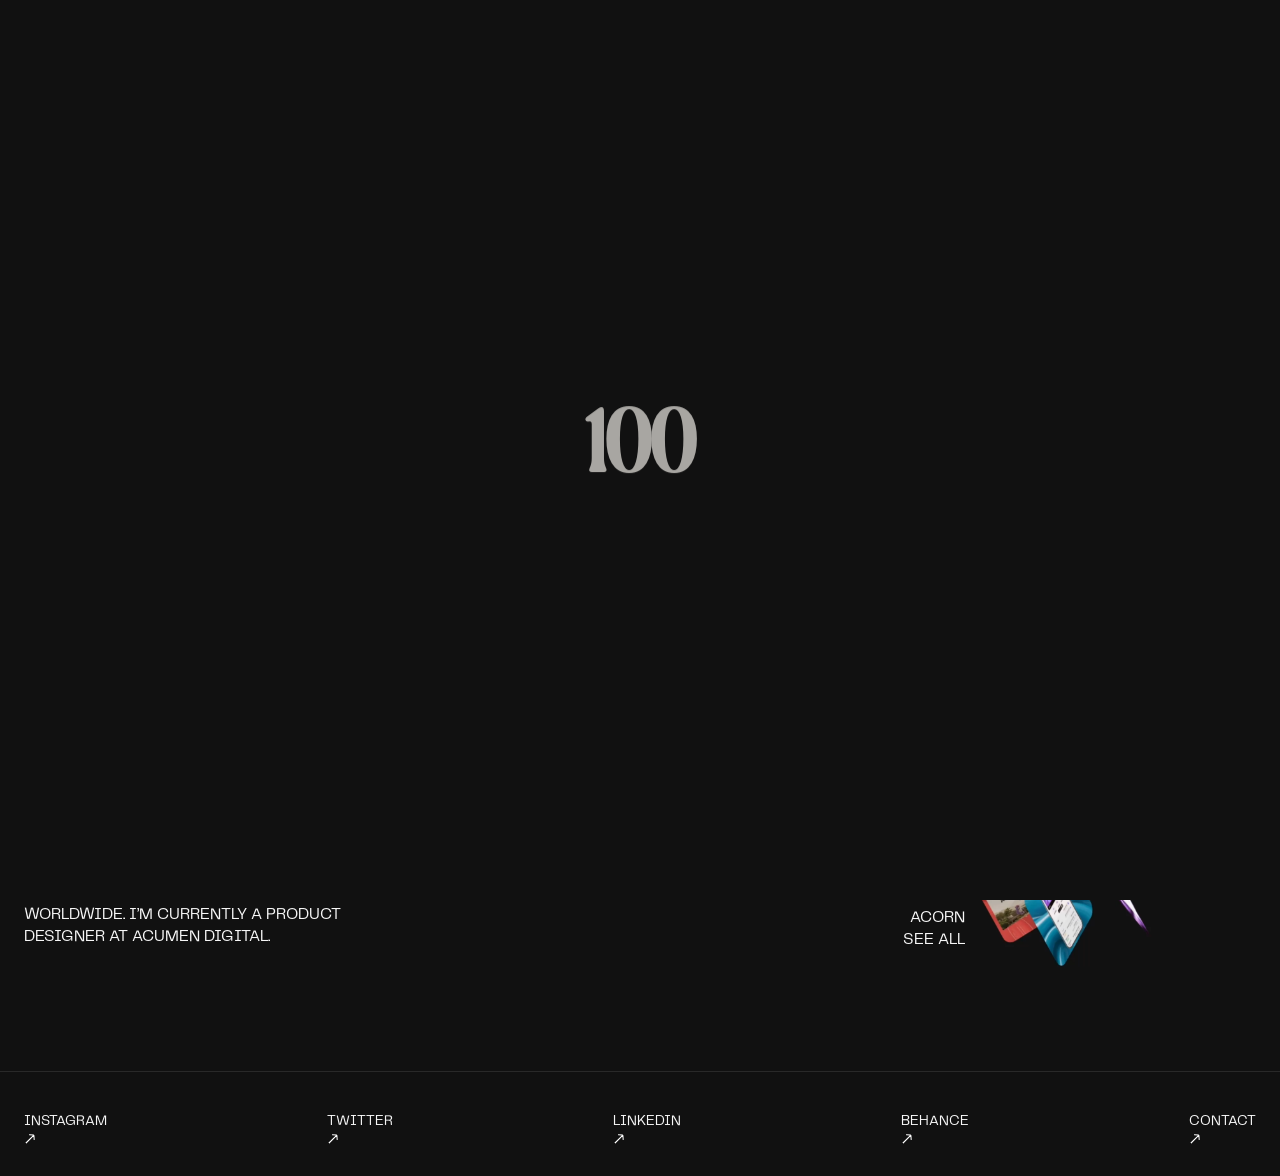
<file: index.html>
<!doctype html>
<html lang="en">
  <head>
    <meta charset="UTF-8" />
    <meta name="viewport" content="width=device-width, initial-scale=1.0" />
    <meta
      name="description"
      content="Omobola Ilori is a product designer crafting digital experiences and interfaces."
    />
    <title>Omobola Ilori | Product Designer</title>
    <link rel="stylesheet" href="./styles.css?v=20260927-loader-6" />
  </head>
  <body class="is-loading">
    <div class="site-loader" data-site-loader role="status" aria-live="polite" aria-label="Loading portfolio">
      <span class="site-loader-count" data-loader-count>000</span>
    </div>
    <main class="home" data-node-id="1:1818">
      <header class="site-header" aria-label="Primary navigation">
        <div class="brand-menu">
          <div class="brand-menu-head">
            <a class="brand" href="./index.html" aria-label="Omobola Ilori home">
              <span class="brand-mark">Omobola</span> Ilori
            </a>
            <button
              class="menu-button"
              type="button"
              aria-label="Open menu"
              aria-expanded="false"
              aria-controls="site-menu"
            >
              <img class="menu-open-icon" src="./assets/images/menu-lines.svg" alt="" />
              <img class="menu-close-icon" src="./assets/images/menu-close.svg" alt="" />
            </button>
          </div>
          <nav id="site-menu" class="menu-panel" aria-label="Site pages" aria-hidden="true">
            <div class="menu-pages">
              <a href="./about.html">About</a>
              <a href="./works.html">Works</a>
              <a href="https://mail.google.com/mail/u/0/?fs=1&amp;tf=cm&amp;source=mailto&amp;su=Let%27s+work+together&amp;to=bolailori16@gmail.com&amp;body=Hi+Omobola,%0D%0A%0D%0AI%27d+love+to+discuss+a+project+with+you.%0D%0A" target="_blank" rel="noreferrer">Contact</a>
            </div>
            <img class="menu-divider" src="./assets/images/menu-divider.svg" alt="" />
            <div class="menu-socials">
              <a href="http://linkedin.com/in/omobolailori" target="_blank" rel="noreferrer">
                LINKEDIN <img src="./assets/images/arrow.svg" alt="" />
              </a>
              <a href="https://www.behance.net/iloribola" target="_blank" rel="noreferrer">
                BEHANCE <img src="./assets/images/arrow.svg" alt="" />
              </a>
            </div>
          </nav>
        </div>

        <a class="talk-pill" href="https://mail.google.com/mail/u/0/?fs=1&amp;tf=cm&amp;source=mailto&amp;su=Let%27s+work+together&amp;to=bolailori16@gmail.com&amp;body=Hi+Omobola,%0D%0A%0D%0AI%27d+love+to+discuss+a+project+with+you.%0D%0A" target="_blank" rel="noreferrer">
          Let’s talk
          <img src="./assets/images/arrow.svg" alt="" />
        </a>
      </header>

      <section class="hero" aria-labelledby="hero-title">
        <p class="hero-greeting">Hey,</p>
        <p class="hero-mobile-intro" aria-hidden="true">Hey, I’m Omobola Ilori aka</p>

        <figure class="polaroid" data-node-id="1:1840">
          <div class="portrait-crop">
            <img src="./assets/images/omobola-main-dithered.png" alt="Black-and-white portrait of Omobola Ilori" />
          </div>
          <figcaption>
            <strong>Omobola Ilori</strong>
            <span>Product Designer</span>
          </figcaption>
        </figure>

        <div class="hero-name">
          <p>I’m Omobola Ilori <em>aka</em></p>
          <h1 id="hero-title">Tunmini</h1>
        </div>

        <p class="hero-copy">
          A collaborative designer crafting digital experiences and interfaces. Based in Nigeria, working with
          clients worldwide. I’m currently a product designer at Acumen Digital.
        </p>

        <aside class="work-teaser" aria-label="Selected works">
          <div class="work-links">
            <a class="work-label" href="./works.html">Works</a>
            <a class="work-item" href="https://www.octupus.xyz/" target="_blank" rel="noreferrer"><span>Octupus</span><img src="./assets/images/arrow.svg" alt="" /></a>
            <a class="work-item" href="https://www.gokubu.com/" target="_blank" rel="noreferrer"><span>Gokubu</span><img src="./assets/images/arrow.svg" alt="" /></a>
            <a class="work-item" href="https://acorn.me/" target="_blank" rel="noreferrer"><span>Acorn</span><img src="./assets/images/arrow.svg" alt="" /></a>
            <a class="work-item" href="./works.html"><span>See all</span><img src="./assets/images/arrow.svg" alt="" /></a>
          </div>
          <video
            class="orbit-media"
            data-node-id="7:89543"
            aria-label="Animated orbit of selected product-design projects"
            poster="./assets/images/orbit-media-poster.png"
            autoplay
            muted
            loop
            playsinline
            preload="auto"
            disablepictureinpicture
          >
            <source src="./assets/videos/animo-orbit-bloom-720p.mp4" type="video/mp4" />
          </video>
        </aside>
      </section>

      <footer class="site-footer" aria-label="Social links">
        <div class="footer-links">
          <a href="https://www.instagram.com/tunmini_/" target="_blank" rel="noreferrer">
            Instagram <img src="./assets/images/arrow.svg" alt="" />
          </a>
          <a href="https://twitter.com/tunmini_" target="_blank" rel="noreferrer">
            Twitter <img src="./assets/images/arrow.svg" alt="" />
          </a>
          <a href="http://linkedin.com/in/omobolailori" target="_blank" rel="noreferrer">
            LinkedIn <img src="./assets/images/arrow.svg" alt="" />
          </a>
          <a href="https://www.behance.net/iloribola" target="_blank" rel="noreferrer">
            Behance <img src="./assets/images/arrow.svg" alt="" />
          </a>
          <a href="https://mail.google.com/mail/u/0/?fs=1&amp;tf=cm&amp;source=mailto&amp;su=Let%27s+work+together&amp;to=bolailori16@gmail.com&amp;body=Hi+Omobola,%0D%0A%0D%0AI%27d+love+to+discuss+a+project+with+you.%0D%0A" target="_blank" rel="noreferrer">
            Contact <img src="./assets/images/arrow.svg" alt="" />
          </a>
        </div>
      </footer>
    </main>

    <script src="./script.js?v=20260927-loader-4"></script>
  </body>
</html>
</file>
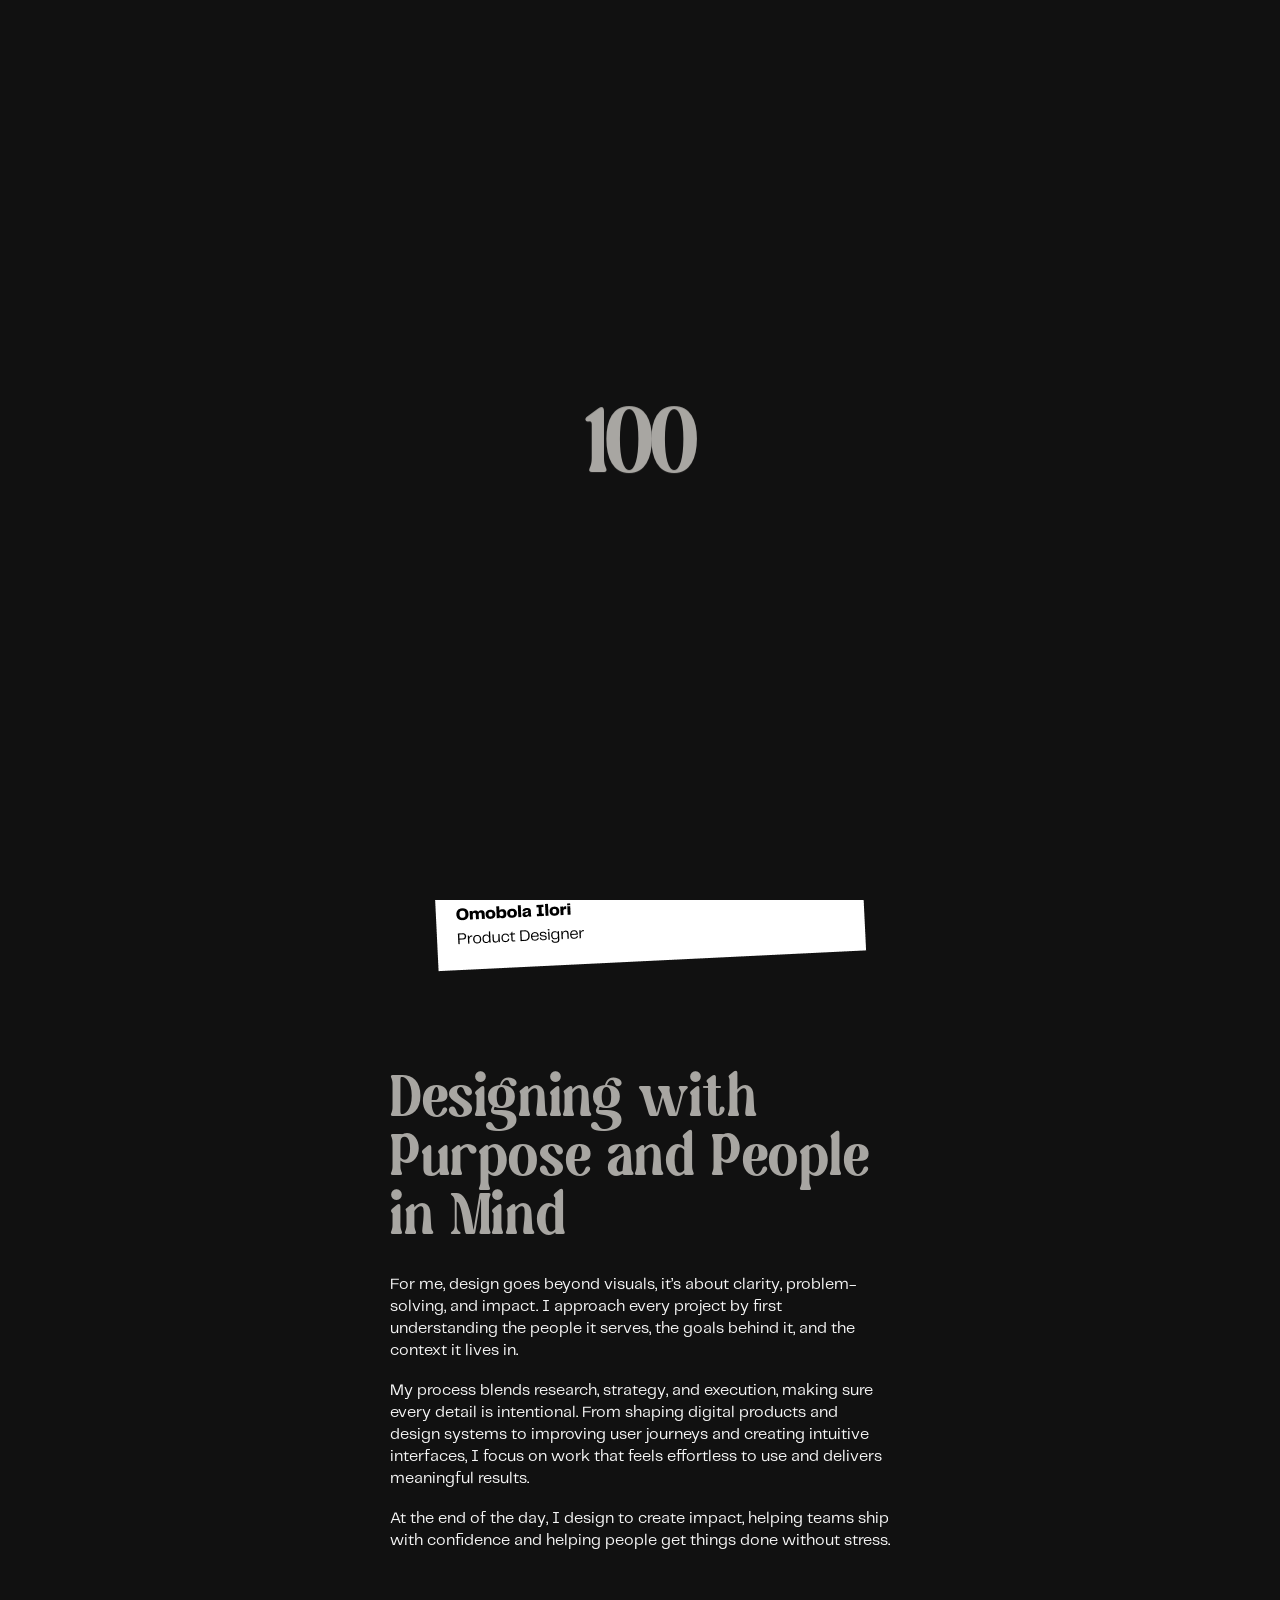
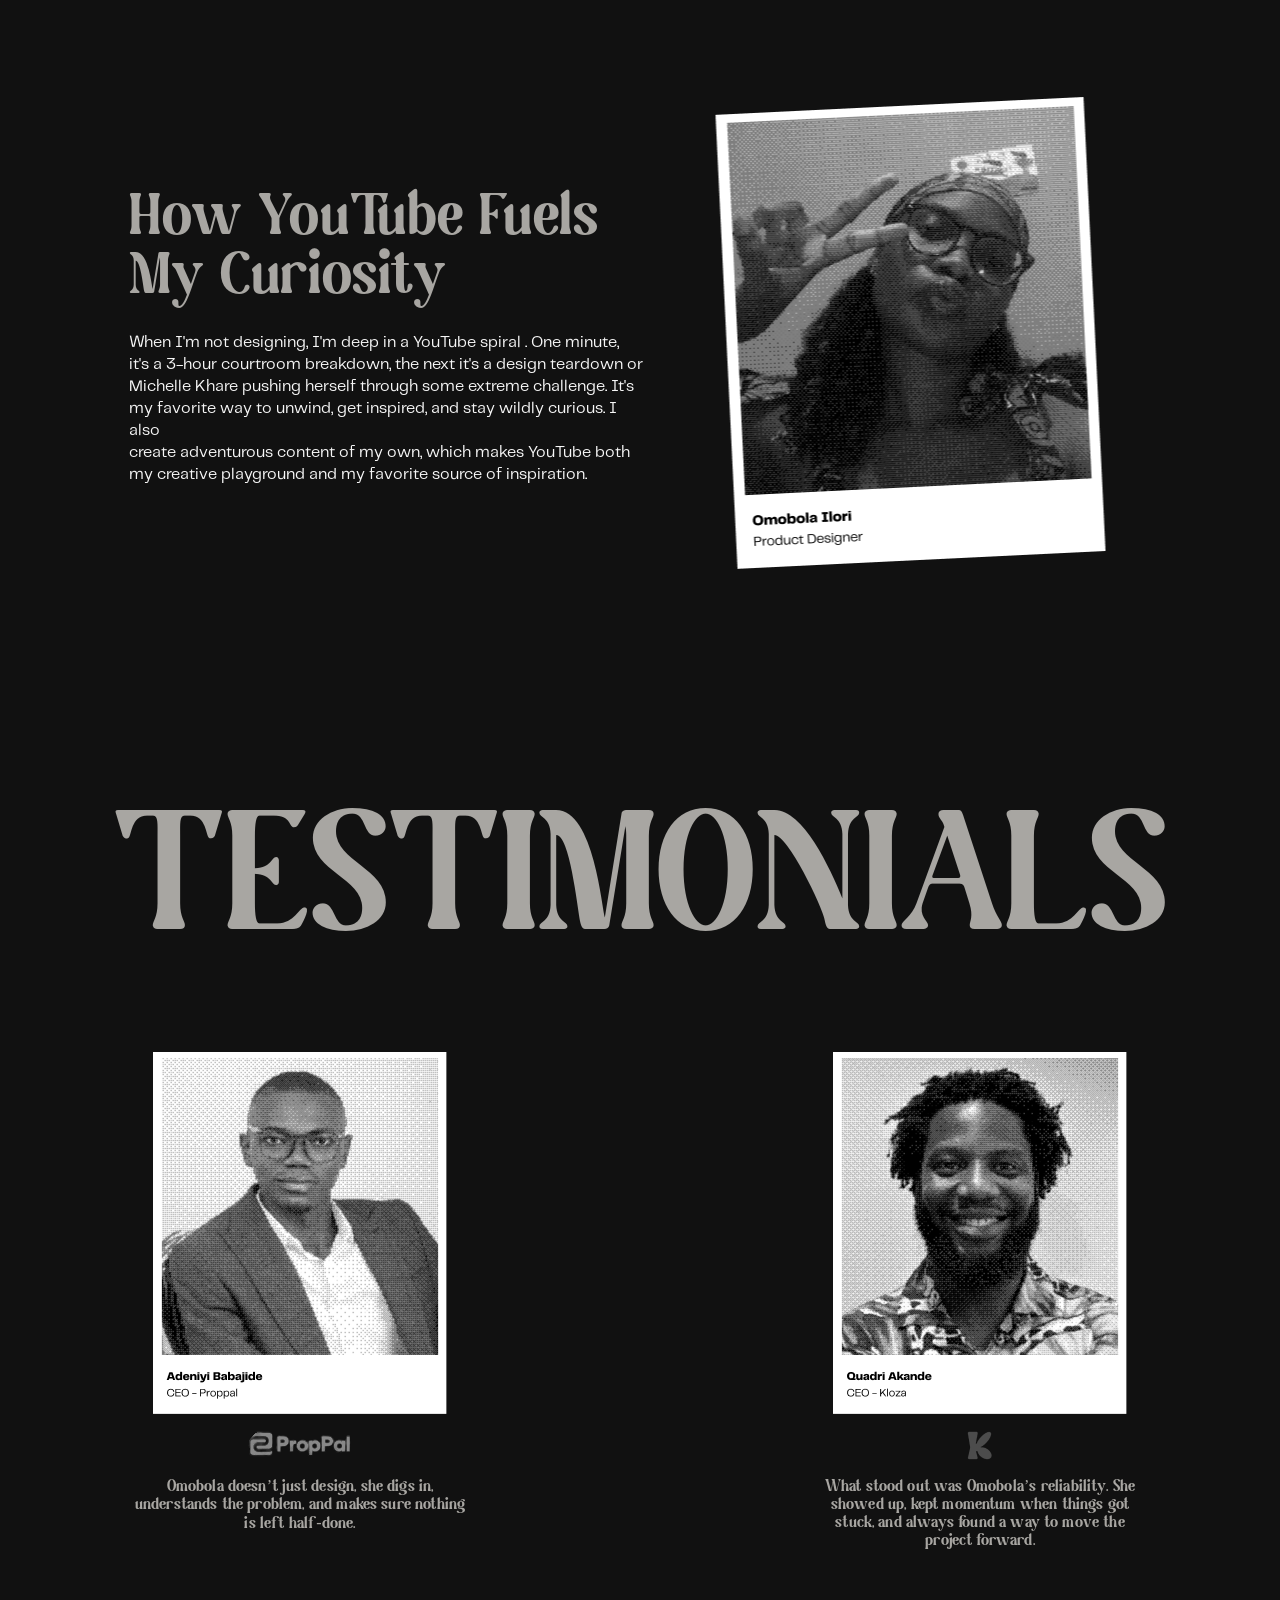
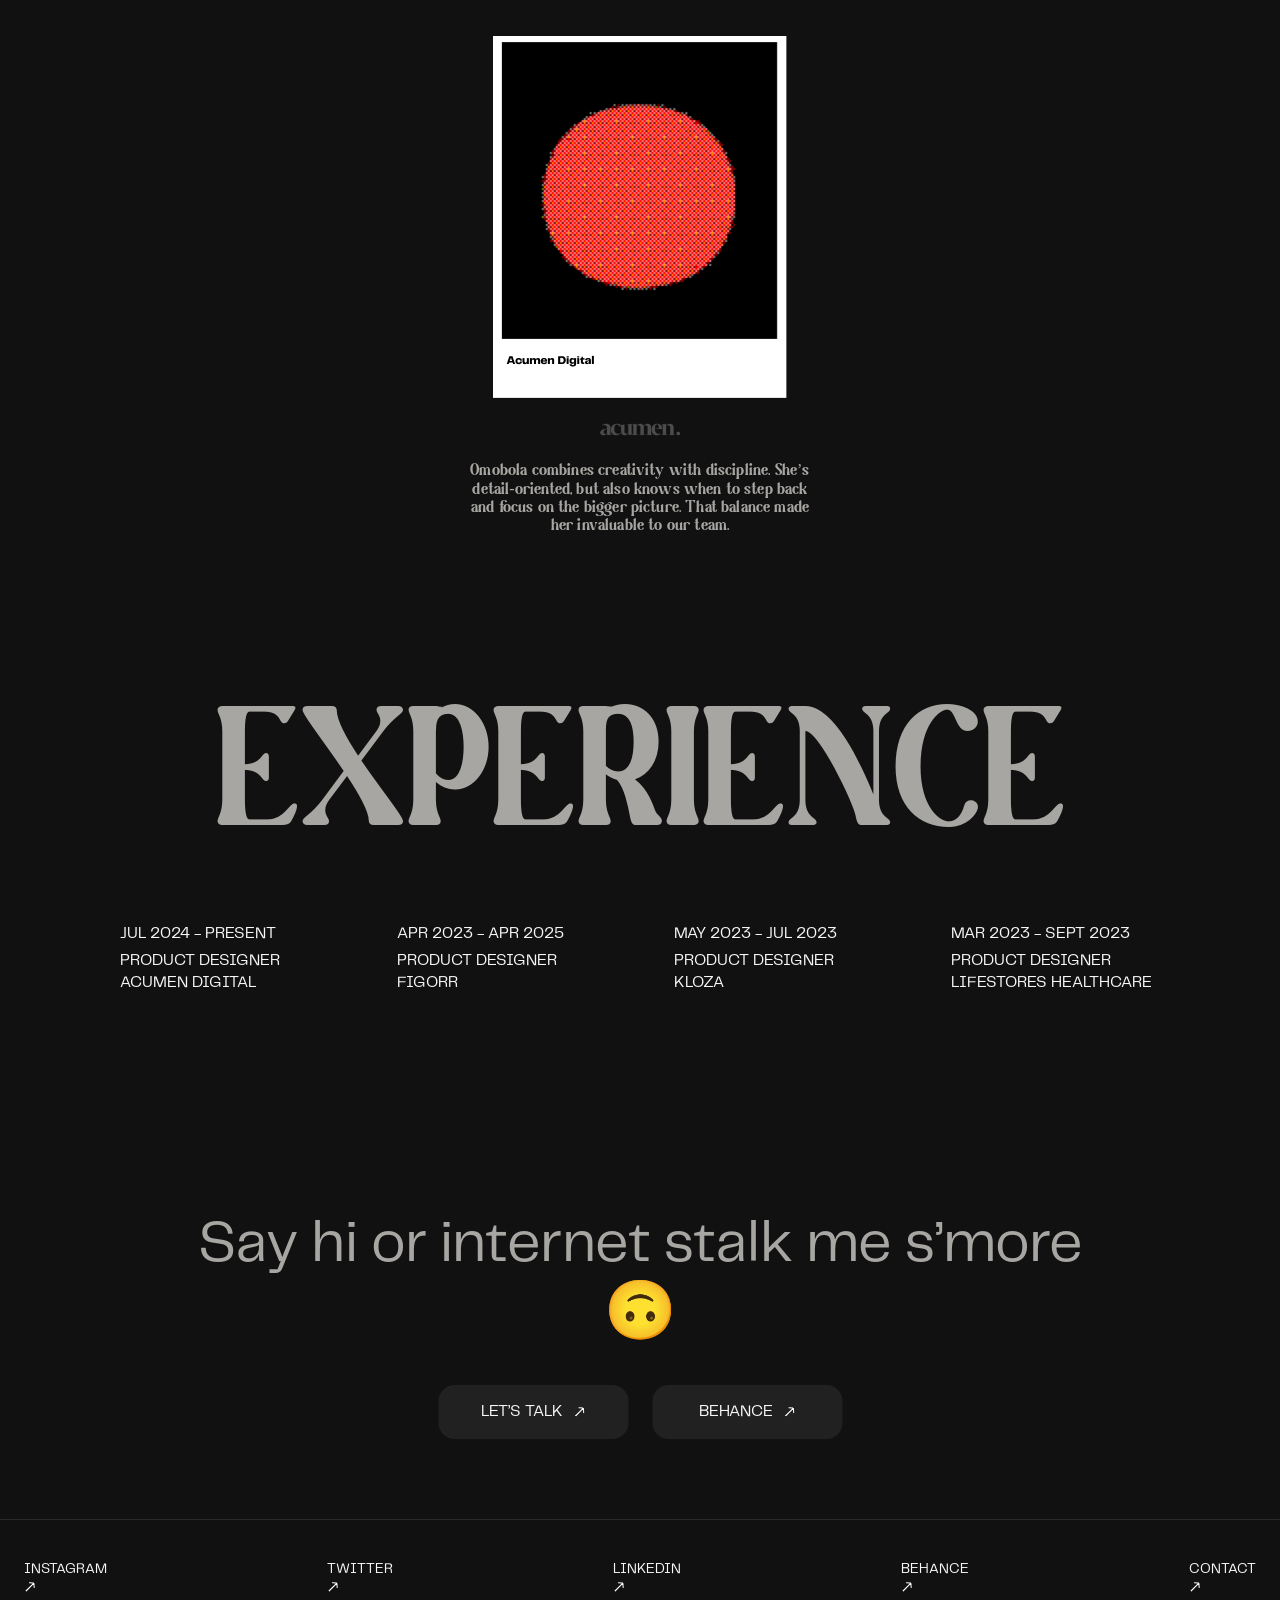
<file: about.html>
<!doctype html>
<html lang="en">
  <head>
    <meta charset="UTF-8" />
    <meta name="viewport" content="width=device-width, initial-scale=1.0" />
    <meta
      name="description"
      content="Learn about Omobola Ilori, her design practice, experience, and the people she has worked with."
    />
    <title>About Omobola Ilori | Product Designer</title>
    <link rel="stylesheet" href="./styles.css?v=20260927-loader-6" />
  </head>
  <body class="is-loading">
    <div class="site-loader" data-site-loader role="status" aria-live="polite" aria-label="Loading portfolio">
      <span class="site-loader-count" data-loader-count>000</span>
    </div>
    <main class="about-page" data-node-id="1:1892">
      <header class="site-header" aria-label="Primary navigation">
        <div class="brand-menu">
          <div class="brand-menu-head">
            <a class="brand" href="./index.html" aria-label="Omobola Ilori home">
              <span class="brand-mark">Omobola</span> Ilori
            </a>
            <button
              class="menu-button"
              type="button"
              aria-label="Open menu"
              aria-expanded="false"
              aria-controls="site-menu"
            >
              <img class="menu-open-icon" src="./assets/images/menu-lines.svg" alt="" />
              <img class="menu-close-icon" src="./assets/images/menu-close.svg" alt="" />
            </button>
          </div>
          <nav id="site-menu" class="menu-panel" aria-label="Site pages" aria-hidden="true">
            <div class="menu-pages">
              <a href="./about.html">About</a>
              <a href="./works.html">Works</a>
              <a href="https://mail.google.com/mail/u/0/?fs=1&amp;tf=cm&amp;source=mailto&amp;su=Let%27s+work+together&amp;to=bolailori16@gmail.com&amp;body=Hi+Omobola,%0D%0A%0D%0AI%27d+love+to+discuss+a+project+with+you.%0D%0A" target="_blank" rel="noreferrer">Contact</a>
            </div>
            <img class="menu-divider" src="./assets/images/menu-divider.svg" alt="" />
            <div class="menu-socials">
              <a href="http://linkedin.com/in/omobolailori" target="_blank" rel="noreferrer">
                LINKEDIN <img src="./assets/images/arrow.svg" alt="" />
              </a>
              <a href="https://www.behance.net/iloribola" target="_blank" rel="noreferrer">
                BEHANCE <img src="./assets/images/arrow.svg" alt="" />
              </a>
            </div>
          </nav>
        </div>

        <a class="talk-pill" href="https://mail.google.com/mail/u/0/?fs=1&amp;tf=cm&amp;source=mailto&amp;su=Let%27s+work+together&amp;to=bolailori16@gmail.com&amp;body=Hi+Omobola,%0D%0A%0D%0AI%27d+love+to+discuss+a+project+with+you.%0D%0A" target="_blank" rel="noreferrer">
          Let’s talk
          <img src="./assets/images/arrow.svg" alt="" />
        </a>
      </header>

      <div class="about-content">
        <h1 class="about-section-title about-section-title--intro">About Omobola</h1>

        <div class="about-identities" aria-label="Interests and role">
          <span>Music lover</span>
          <span>Designer</span>
          <span>YouTuber</span>
        </div>

        <img
          class="about-portrait-card"
          src="./assets/images/about-portrait-card.png"
          alt="Polaroid portrait of Omobola Ilori"
        />

        <section class="about-copy about-copy--purpose" aria-labelledby="purpose-title">
          <h2 id="purpose-title">Designing with Purpose and People in Mind</h2>
          <div>
            <p>
              For me, design goes beyond visuals, it’s about clarity, problem-solving, and impact. I approach every
              project by first understanding the people it serves, the goals behind it, and the context it lives in.
            </p>
            <p>
              My process blends research, strategy, and execution, making sure every detail is intentional. From
              shaping digital products and design systems to improving user journeys and creating intuitive
              interfaces, I focus on work that feels effortless to use and delivers meaningful results.
            </p>
            <p>
              At the end of the day, I design to create impact, helping teams ship with confidence and helping people
              get things done without stress.
            </p>
          </div>
        </section>

        <section class="about-copy about-copy--youtube" aria-labelledby="youtube-title">
          <h2 id="youtube-title">How YouTube Fuels My Curiosity</h2>
          <p>
            <span class="youtube-copy-desktop">
              When I'm not designing, I'm deep in a YouTube spiral . One minute,<br />
              it's a 3-hour courtroom breakdown, the next it's a design teardown or<br />
              Michelle Khare pushing herself through some extreme challenge. It's<br />
              my favorite way to unwind, get inspired, and stay wildly curious. I also<br />
              create adventurous content of my own, which makes YouTube both<br />
              my creative playground and my favorite source of inspiration.
            </span>
            <span class="youtube-copy-mobile">
              When I'm not designing, I'm deep in a<br />
              YouTube spiral . One minute, it's a 3-hour<br />
              courtroom breakdown, the next it's a design<br />
              teardown or Michelle Khare pushing herself<br />
              through some extreme challenge. It's my<br />
              favorite way to unwind, get inspired, and stay<br />
              wildly curious. I also create adventurous<br />
              content of my own, which makes YouTube<br />
              both my creative playground and my favorite<br />
              source of inspiration.
            </span>
          </p>
        </section>

        <img
          class="about-casual-card"
          src="./assets/images/about-casual-card.png"
          alt="Polaroid portrait of Omobola Ilori outdoors"
        />

        <h2 class="about-section-title about-section-title--testimonials">Testimonials</h2>

        <section class="testimonials-grid" aria-label="Testimonials">
          <article class="testimonial">
            <img
              class="testimonial-card"
              src="./assets/images/testimonial-proppal-card.png"
              alt="Polaroid portrait of Adeniyi Babajide, CEO of Proppal"
            />
            <img class="testimonial-logo testimonial-logo--proppal" src="./assets/images/logo-proppal.png" alt="Proppal" />
            <blockquote>
              Omobola doesn’t just design, she digs in, understands the problem, and makes sure nothing is left
              half-done.
            </blockquote>
          </article>

          <article class="testimonial">
            <img
              class="testimonial-card"
              src="./assets/images/testimonial-kloza-card.png"
              alt="Polaroid portrait of Quadri Akande, CEO of Kloza"
            />
            <img class="testimonial-logo testimonial-logo--kloza" src="./assets/images/logo-kloza.png" alt="Kloza" />
            <blockquote>
              What stood out was Omobola’s reliability. She showed up, kept momentum when things got stuck, and always
              found a way to move the project forward.
            </blockquote>
          </article>

          <article class="testimonial testimonial--acumen">
            <img
              class="testimonial-card"
              src="./assets/images/testimonial-acumen-card.png"
              alt="Acumen Digital testimonial card"
            />
            <img class="testimonial-logo testimonial-logo--acumen" src="./assets/images/logo-acumen.png" alt="Acumen Digital" />
            <blockquote>
              Omobola combines creativity with discipline. She’s detail-oriented, but also knows when to step back and
              focus on the bigger picture. That balance made her invaluable to our team.
            </blockquote>
          </article>
        </section>

        <h2 class="about-section-title about-section-title--experience">Experience</h2>

        <section class="experience-list" aria-label="Professional experience">
          <article>
            <p>Jul 2024 - Present</p>
            <h3>Product Designer<br />Acumen Digital</h3>
          </article>
          <article>
            <p>Apr 2023 - Apr 2025</p>
            <h3>Product Designer<br />Figorr</h3>
          </article>
          <article>
            <p>May 2023 - Jul 2023</p>
            <h3>Product Designer<br />Kloza</h3>
          </article>
          <article>
            <p>Mar 2023 - Sept 2023</p>
            <h3>Product Designer<br />Lifestores Healthcare</h3>
          </article>
        </section>

        <section class="about-cta" aria-labelledby="about-cta-title">
          <h2 id="about-cta-title">Say hi or internet stalk me s’more 🙃</h2>
          <div class="about-cta-actions">
            <a class="about-cta-button" href="https://mail.google.com/mail/u/0/?fs=1&amp;tf=cm&amp;source=mailto&amp;su=Let%27s+work+together&amp;to=bolailori16@gmail.com&amp;body=Hi+Omobola,%0D%0A%0D%0AI%27d+love+to+discuss+a+project+with+you.%0D%0A" target="_blank" rel="noreferrer">
              Let’s talk <img src="./assets/images/arrow.svg" alt="" />
            </a>
            <a class="about-cta-button" href="https://www.behance.net/iloribola" target="_blank" rel="noreferrer">
              Behance <img src="./assets/images/arrow.svg" alt="" />
            </a>
          </div>
        </section>
      </div>

      <footer class="site-footer" aria-label="Social links">
        <div class="footer-links">
          <a href="https://www.instagram.com/tunmini_/" target="_blank" rel="noreferrer">
            Instagram <img src="./assets/images/arrow.svg" alt="" />
          </a>
          <a href="https://twitter.com/tunmini_" target="_blank" rel="noreferrer">
            Twitter <img src="./assets/images/arrow.svg" alt="" />
          </a>
          <a href="http://linkedin.com/in/omobolailori" target="_blank" rel="noreferrer">
            LinkedIn <img src="./assets/images/arrow.svg" alt="" />
          </a>
          <a href="https://www.behance.net/iloribola" target="_blank" rel="noreferrer">
            Behance <img src="./assets/images/arrow.svg" alt="" />
          </a>
          <a href="https://mail.google.com/mail/u/0/?fs=1&amp;tf=cm&amp;source=mailto&amp;su=Let%27s+work+together&amp;to=bolailori16@gmail.com&amp;body=Hi+Omobola,%0D%0A%0D%0AI%27d+love+to+discuss+a+project+with+you.%0D%0A" target="_blank" rel="noreferrer">
            Contact <img src="./assets/images/arrow.svg" alt="" />
          </a>
        </div>
      </footer>
    </main>

    <script src="./script.js?v=20260927-loader-4"></script>
  </body>
</html>
</file>
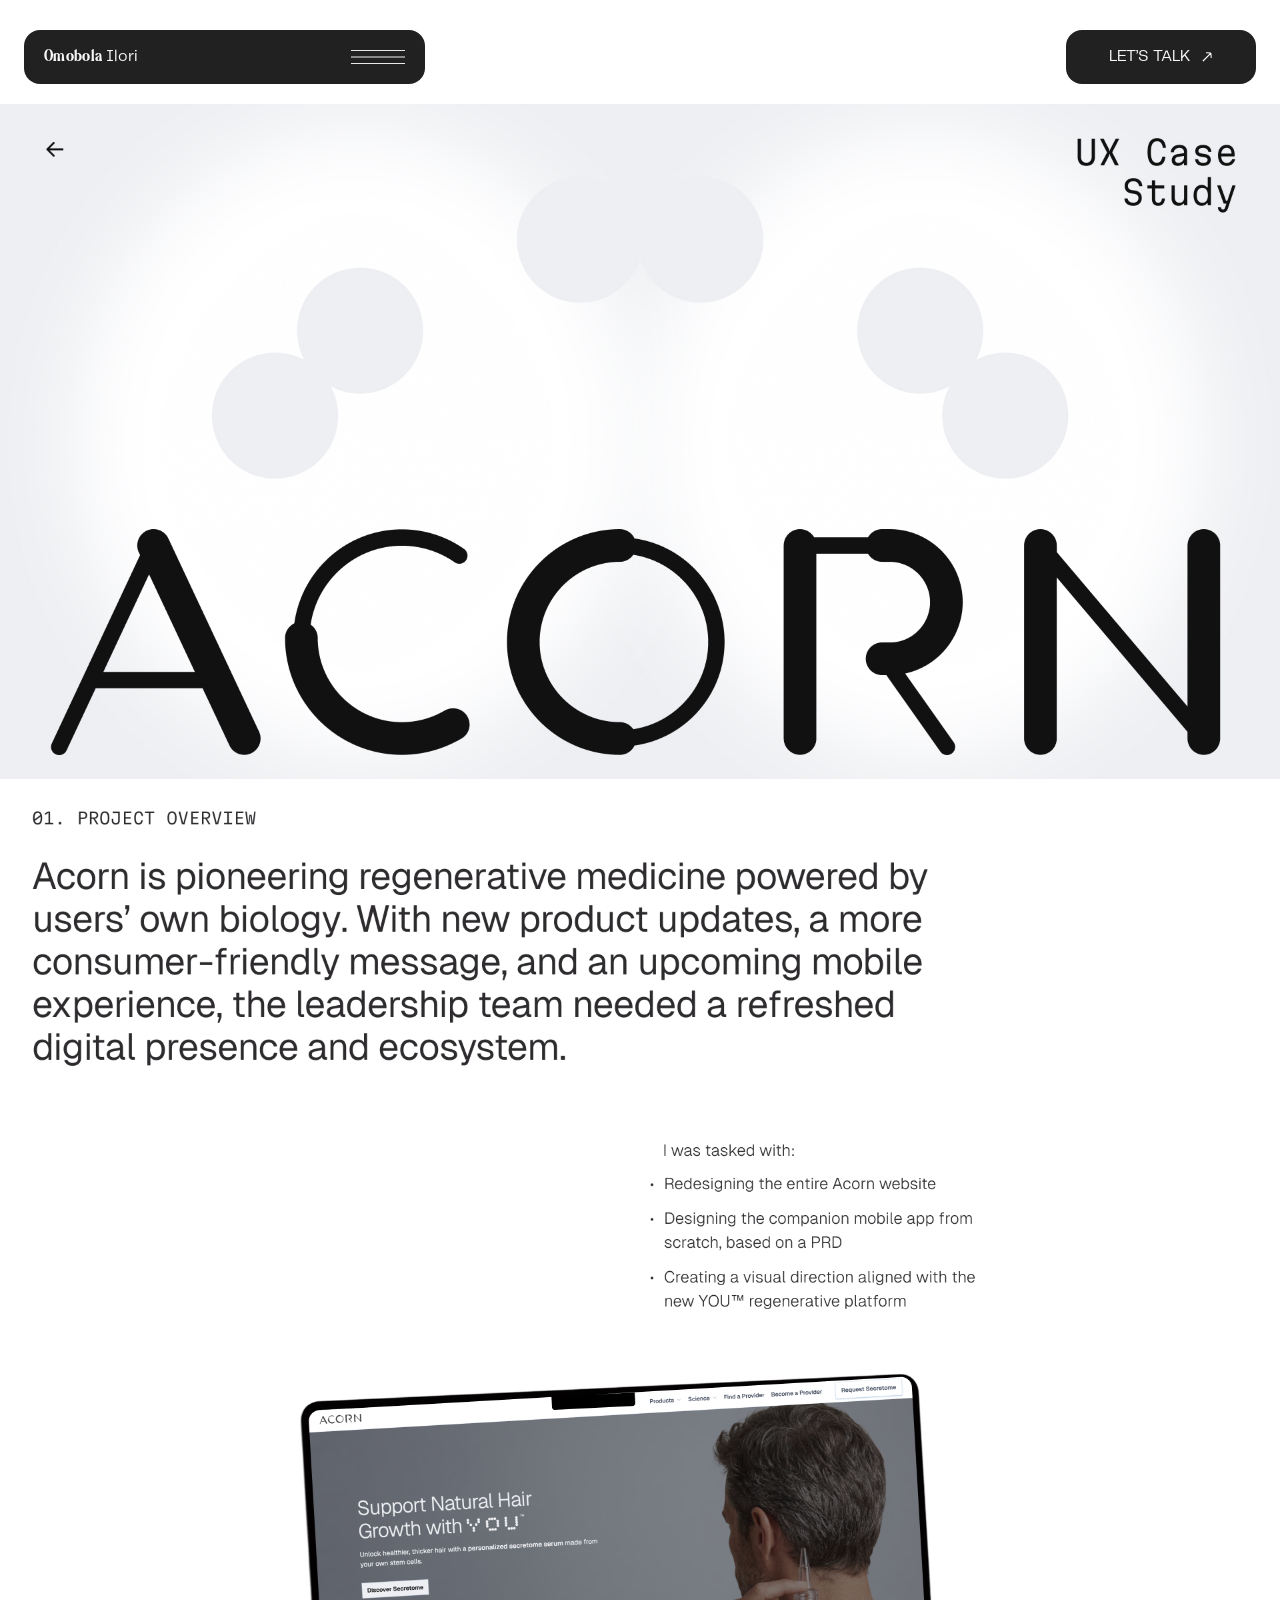
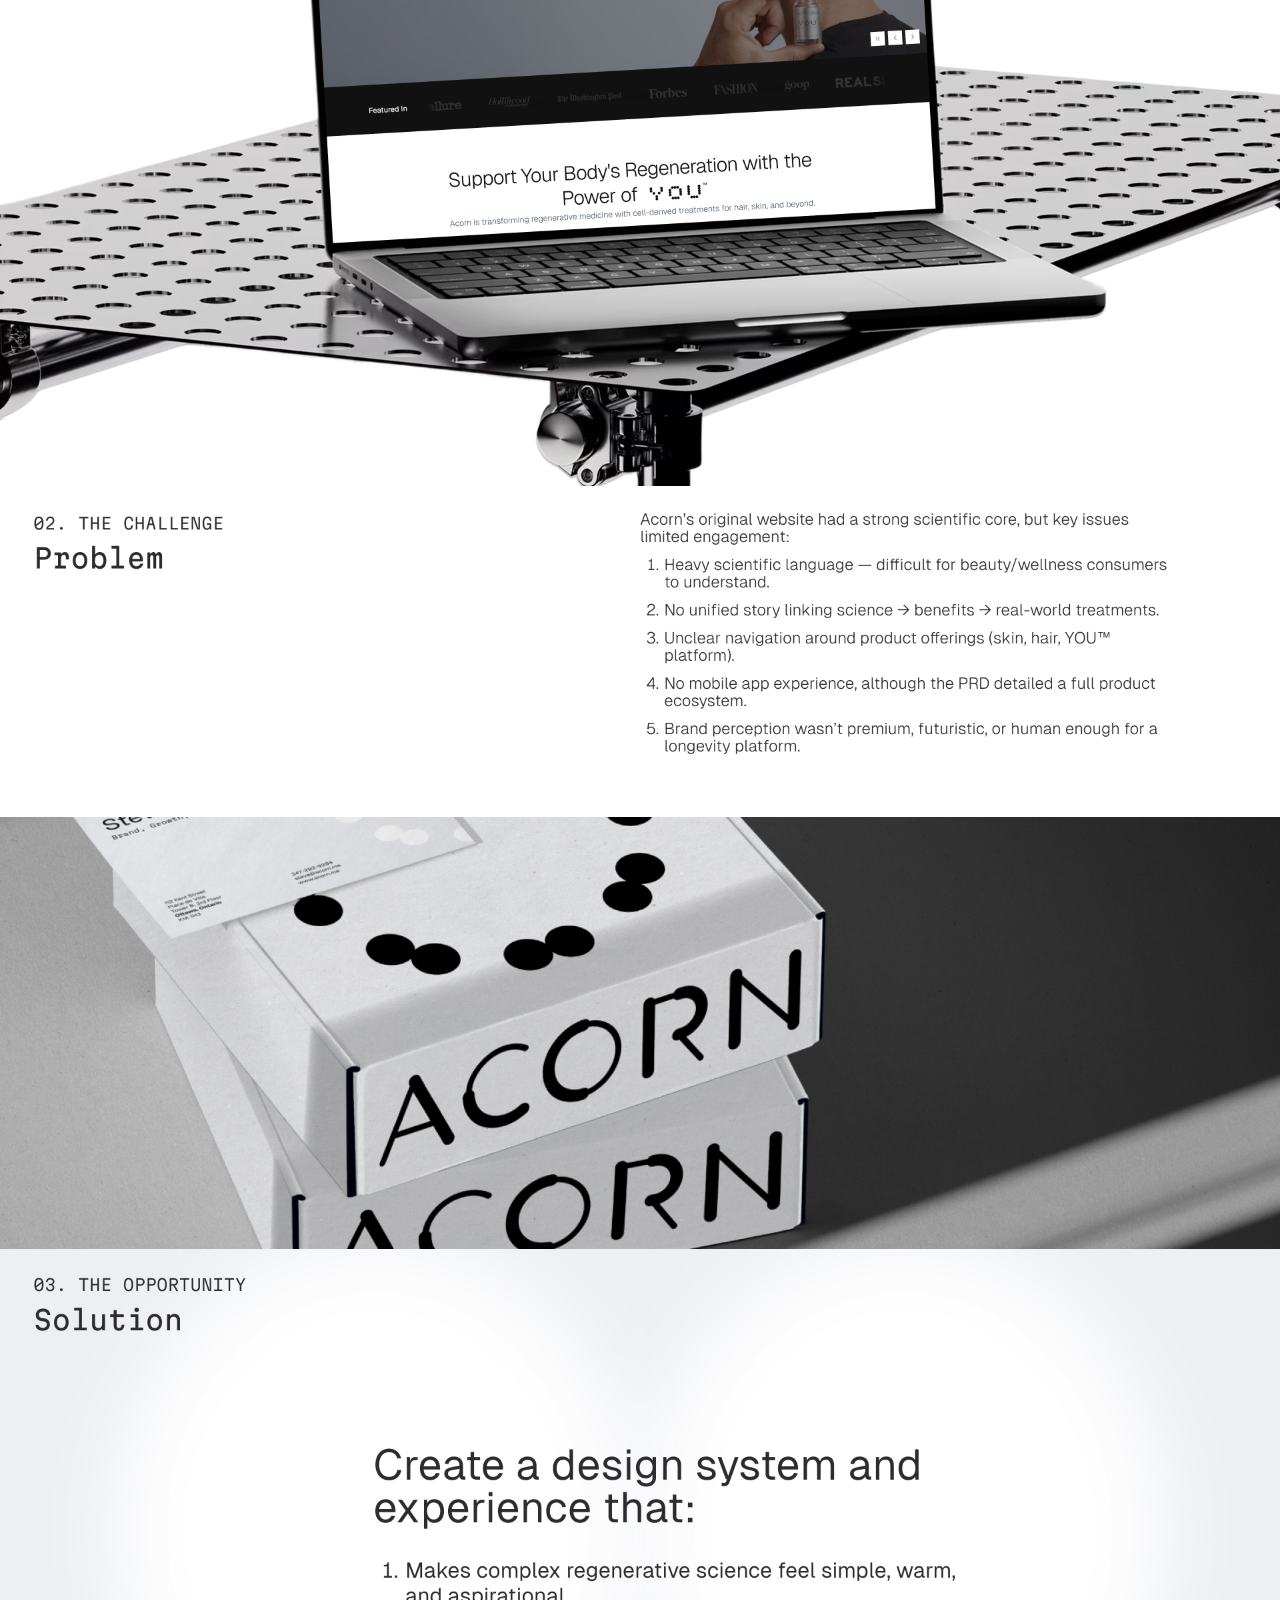
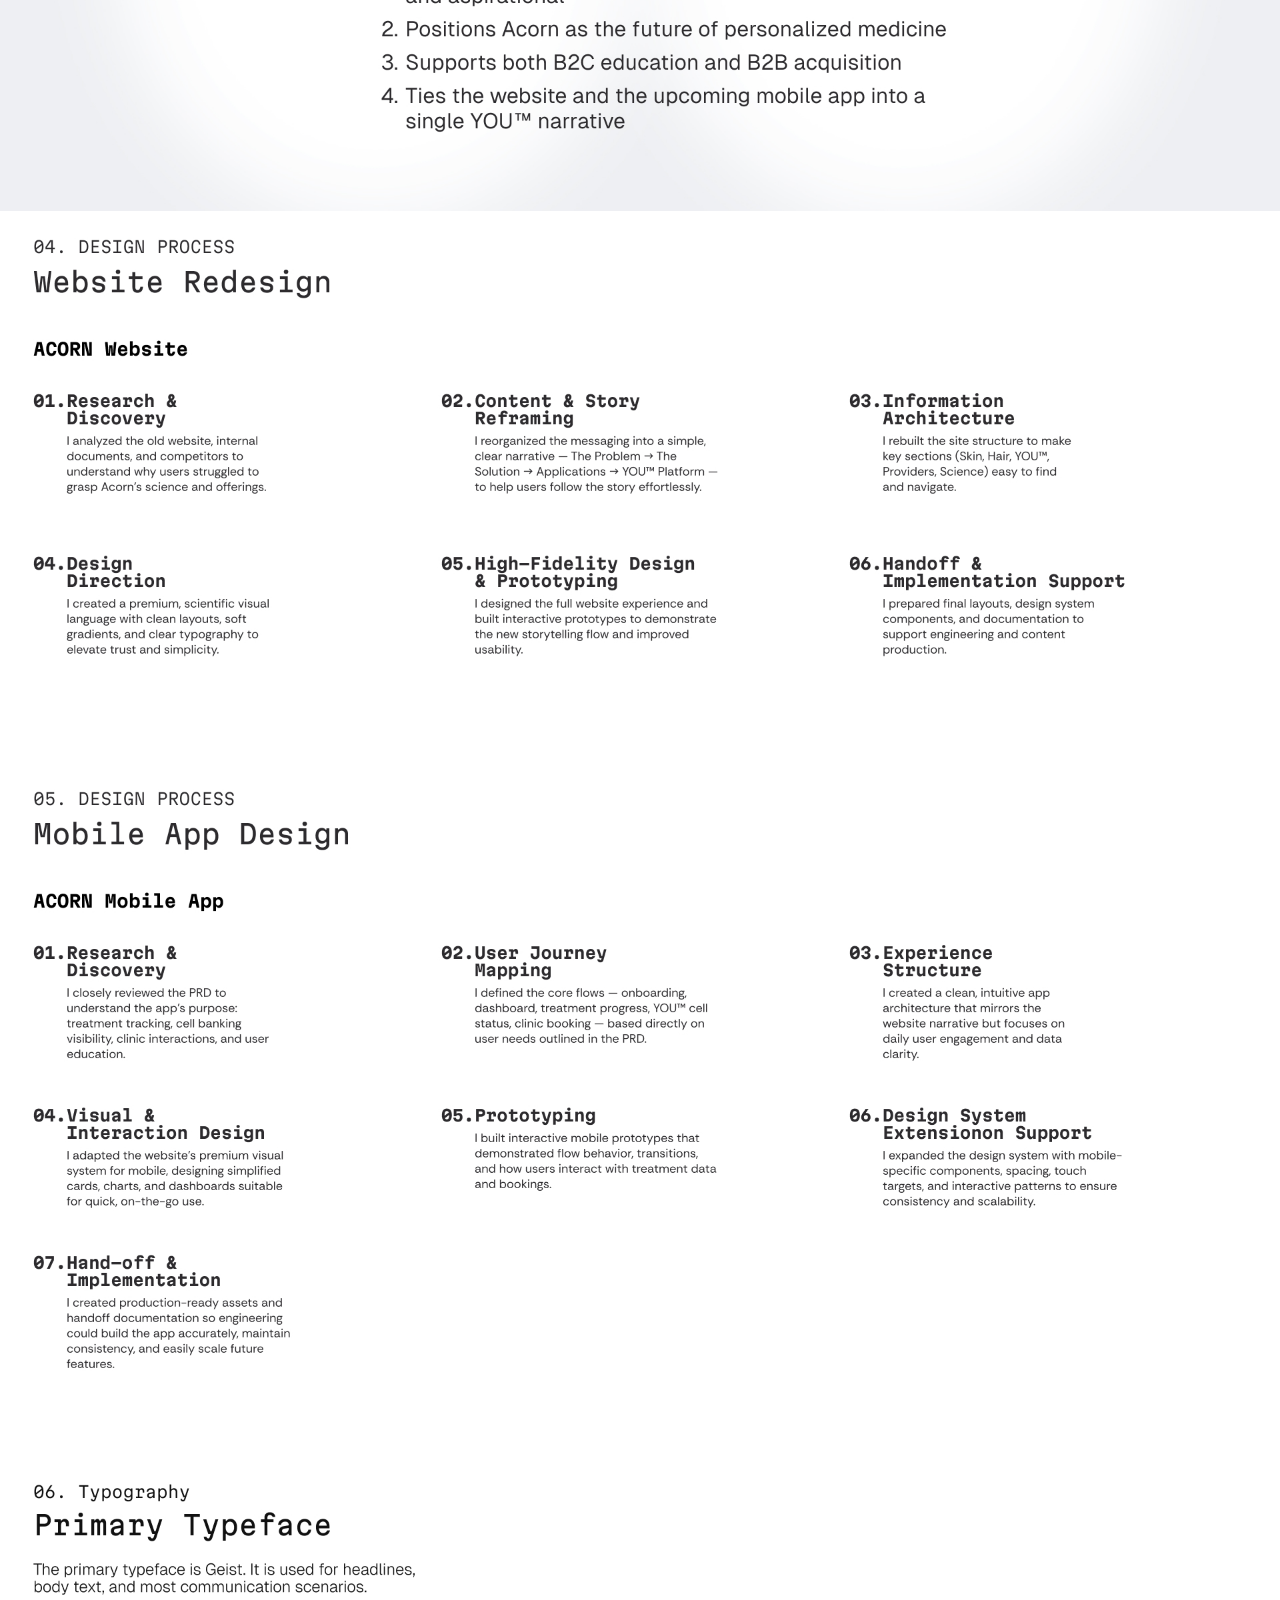
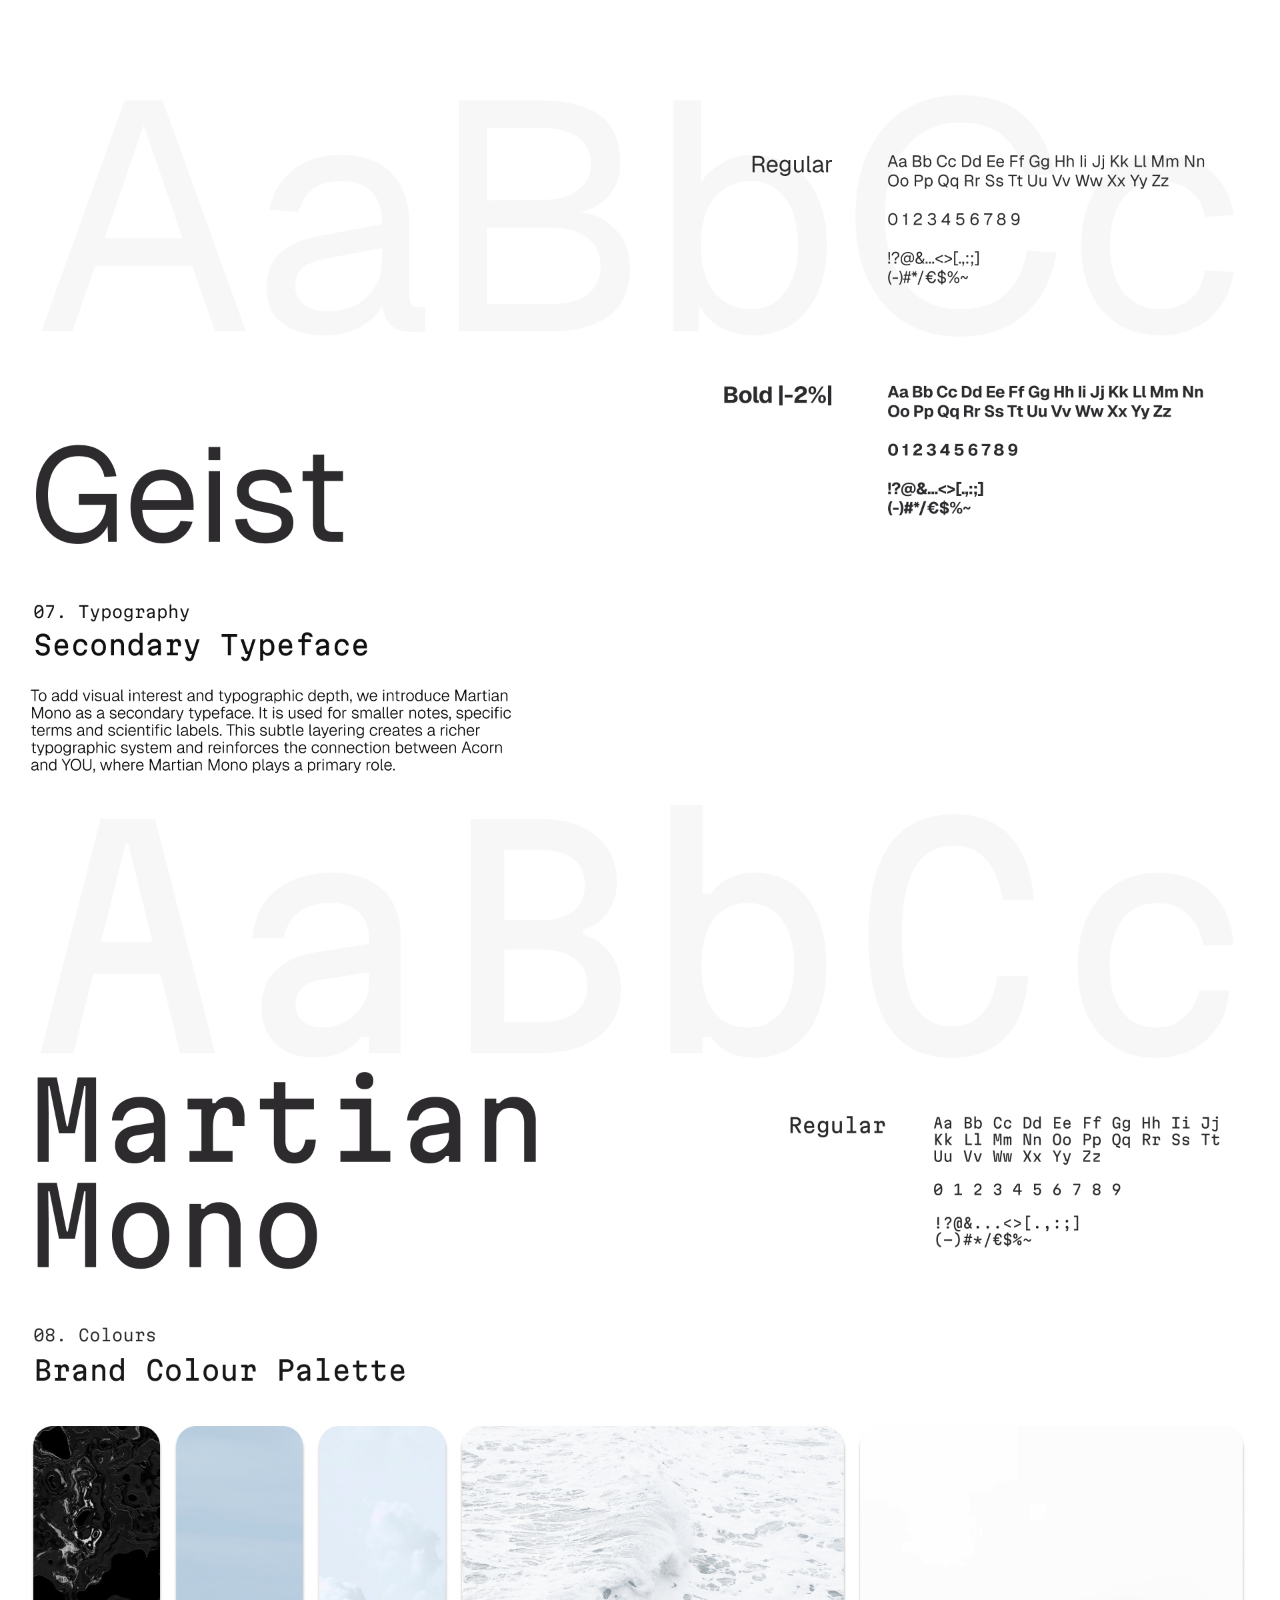
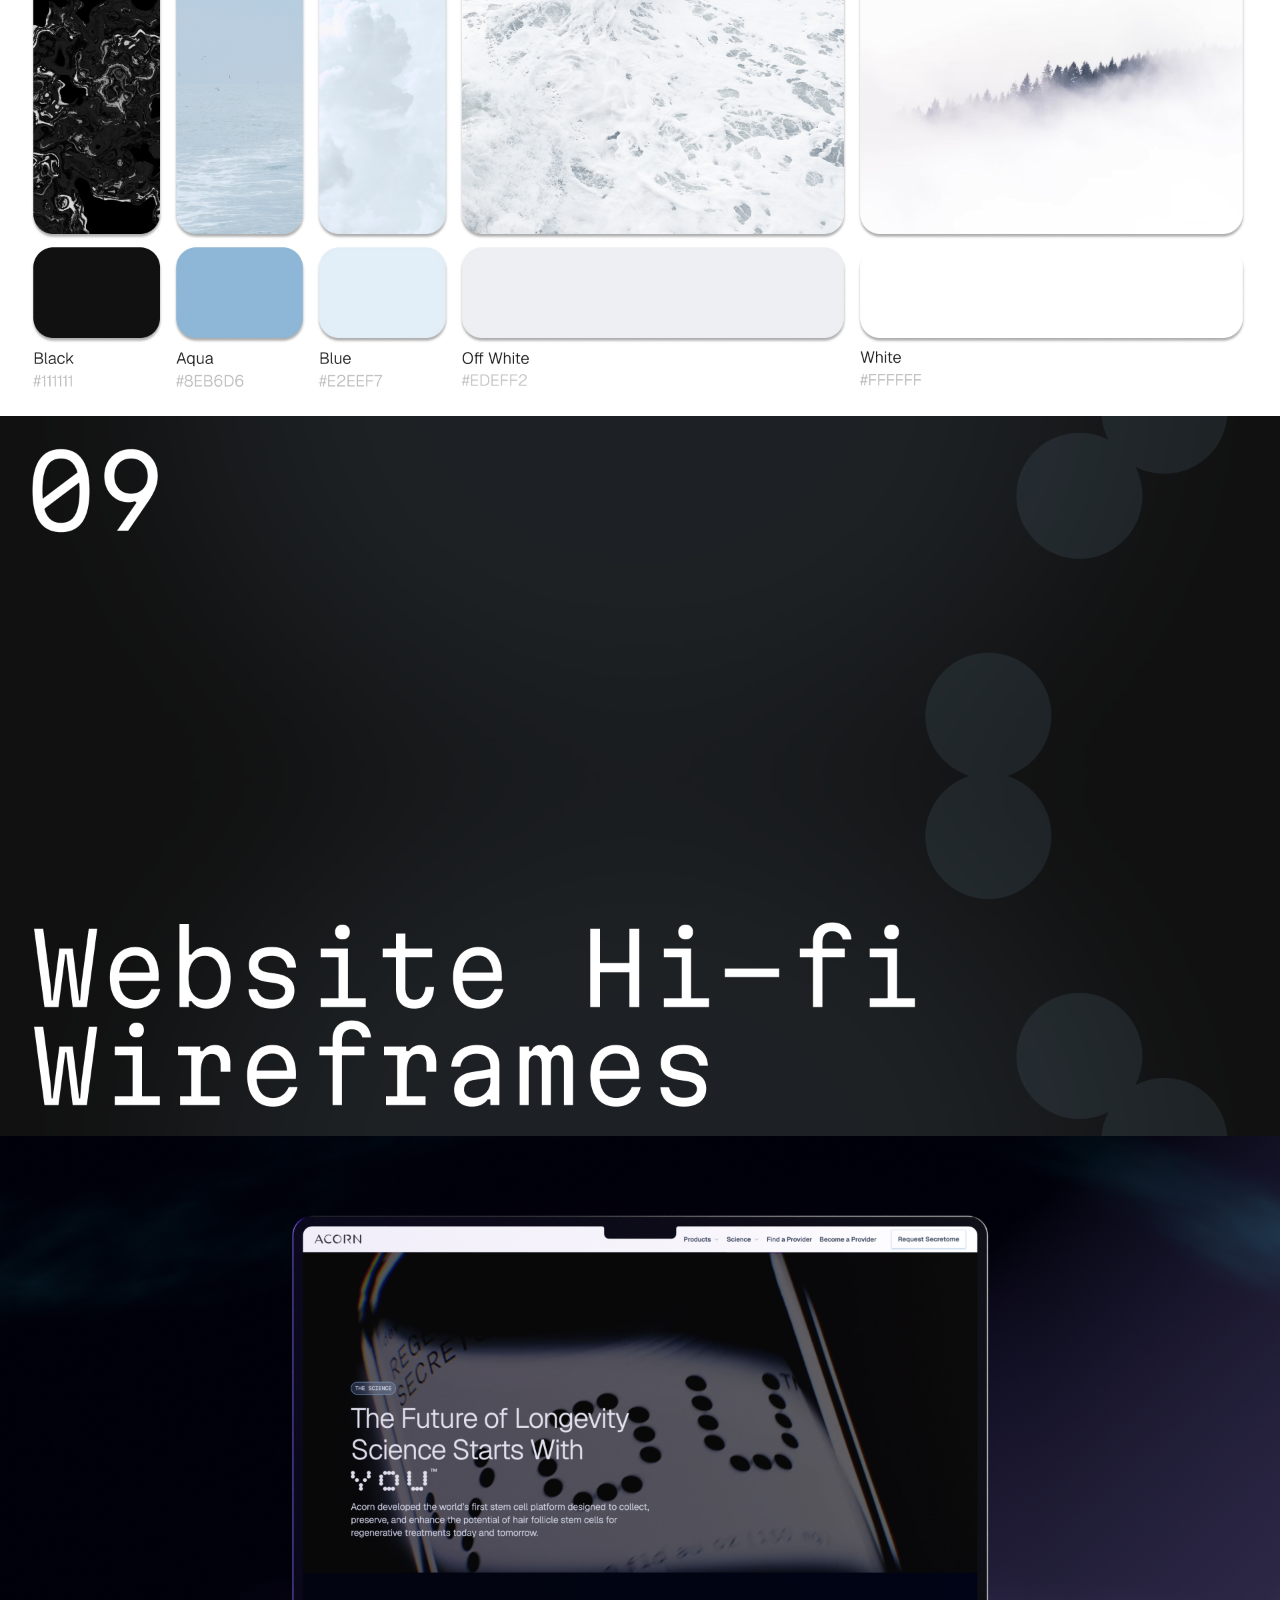
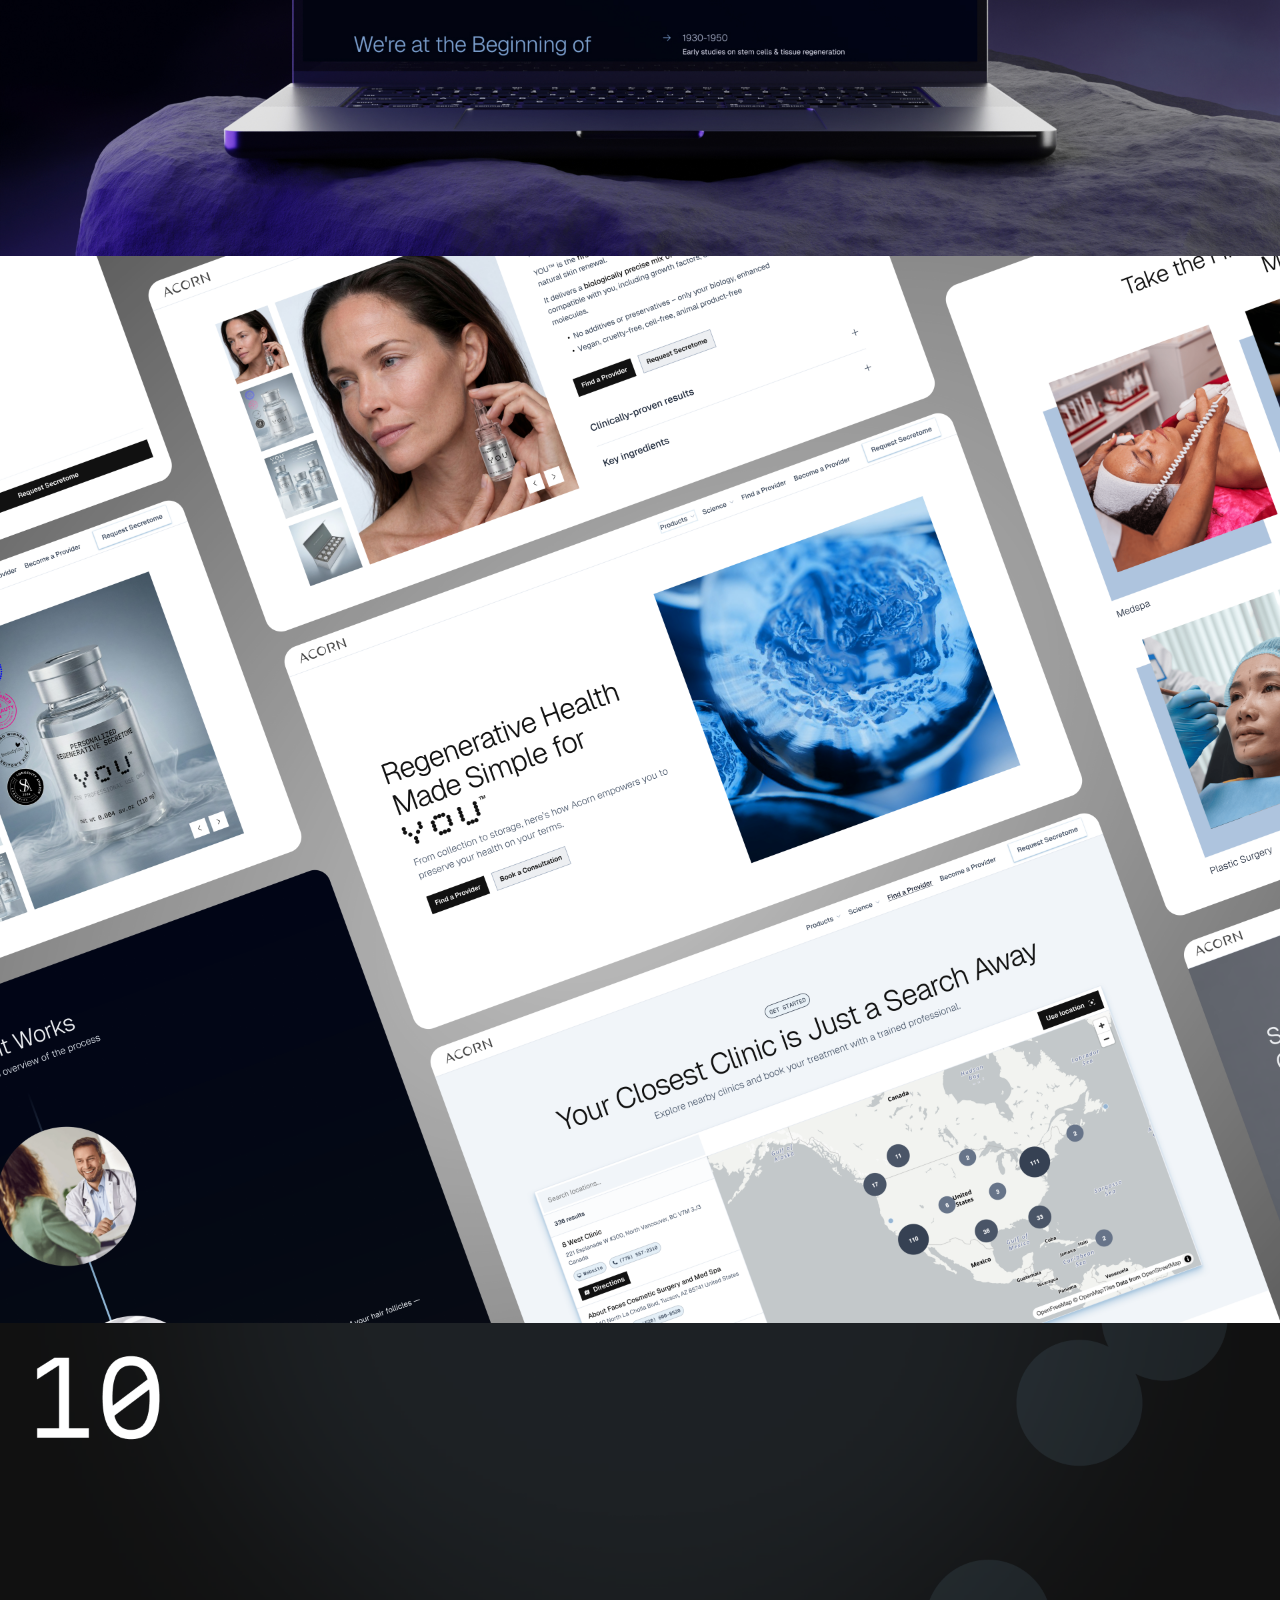
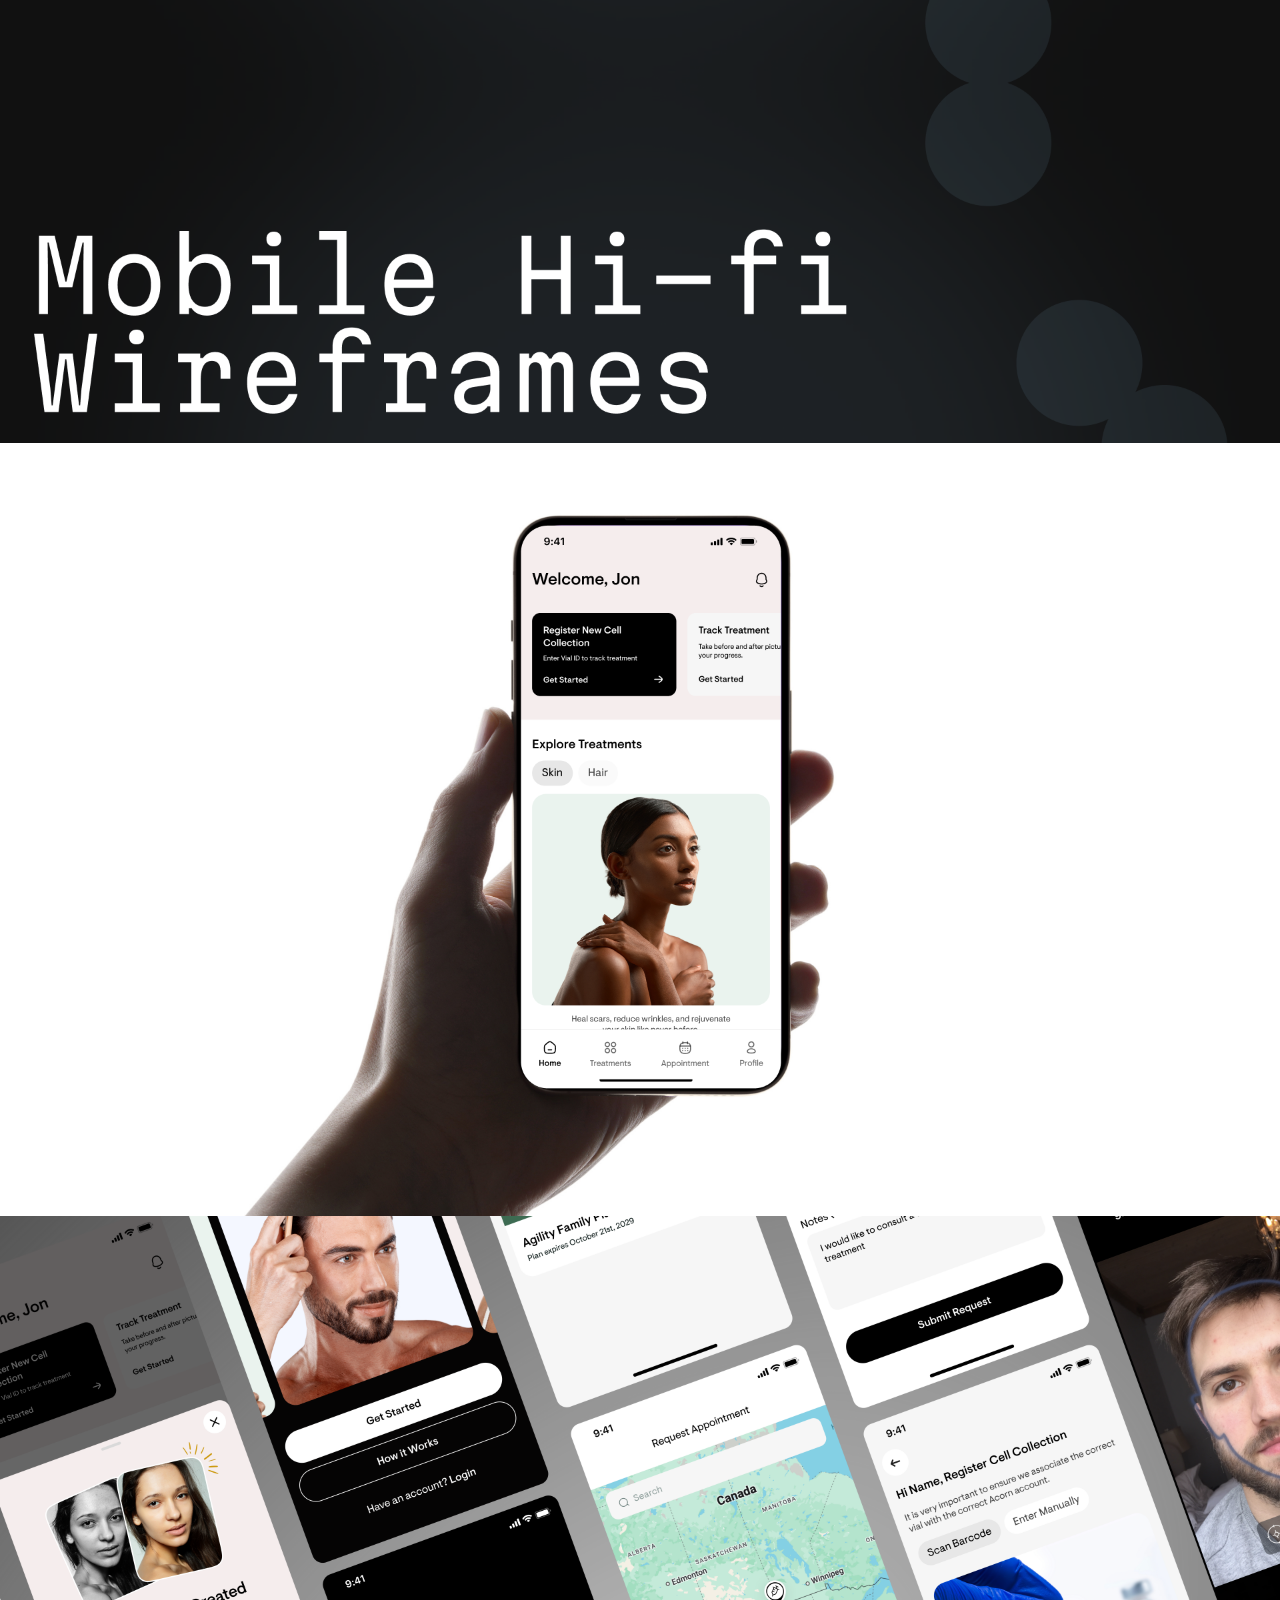
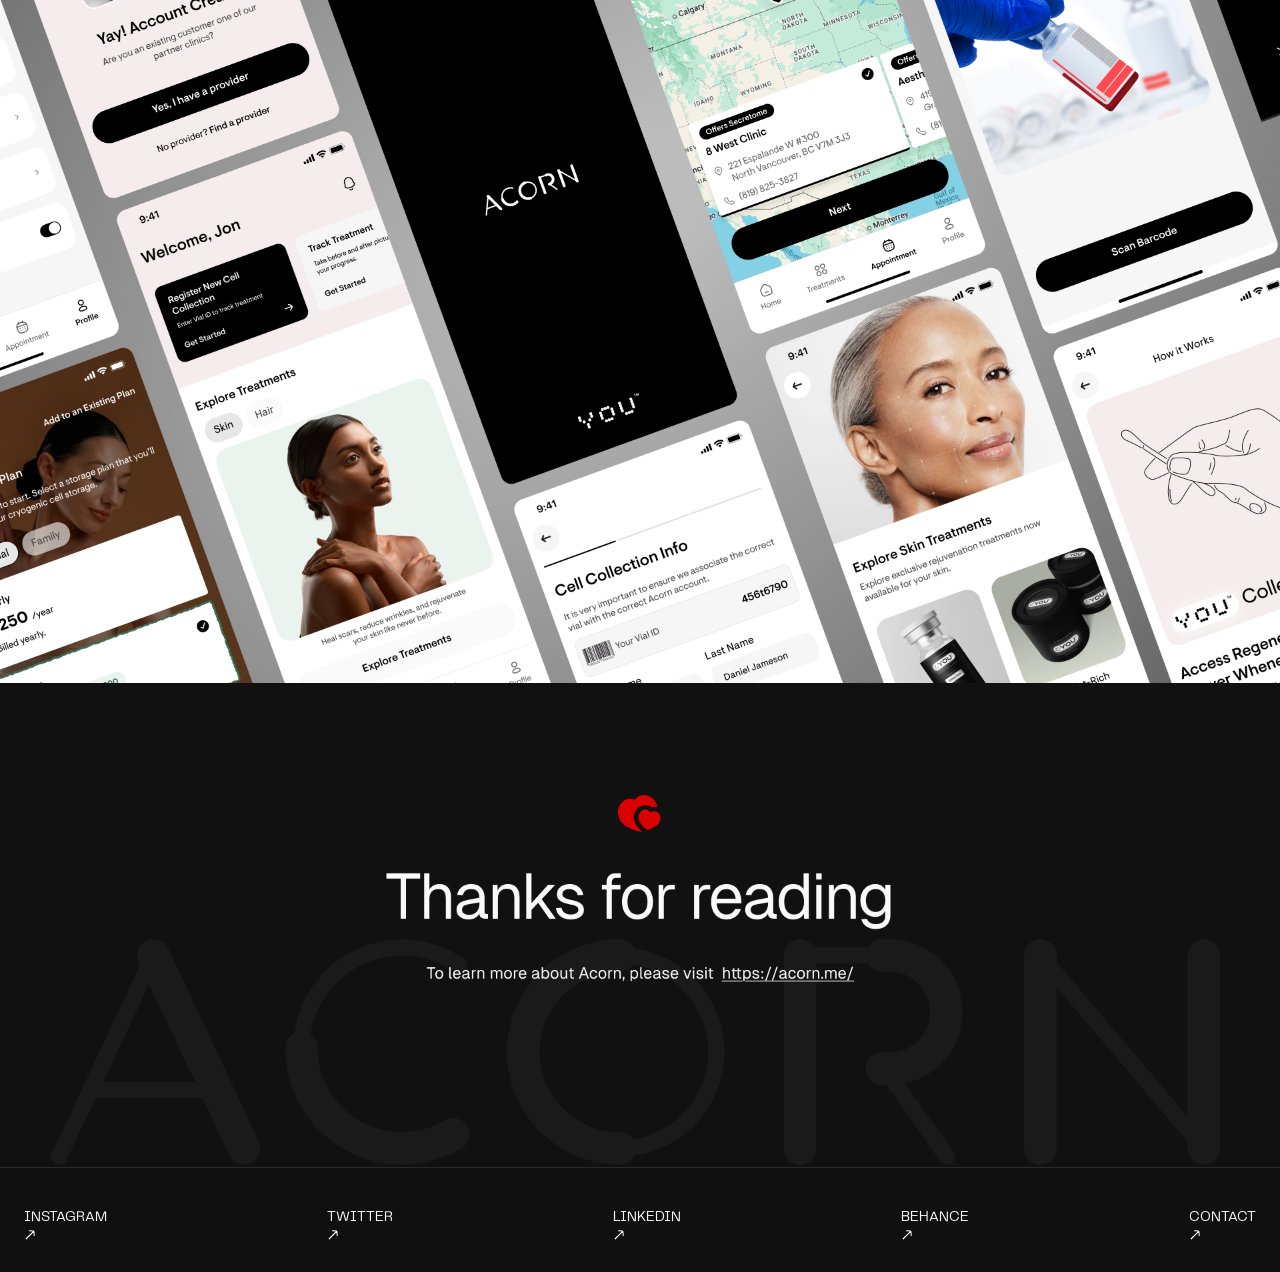
<file: acorn-case-study.html>
<!doctype html>
<html lang="en">
  <head>
    <meta charset="UTF-8" />
    <meta name="viewport" content="width=device-width, initial-scale=1.0" />
    <meta name="description" content="Acorn UX case study by product designer Omobola Ilori." />
    <title>Acorn Case Study | Omobola Ilori</title>
    <link rel="stylesheet" href="./styles.css?v=20261122-acorn-images-1" />
  </head>
  <body class="case-study-body is-loading">
    <div class="site-loader" data-site-loader role="status" aria-live="polite" aria-label="Loading portfolio">
      <span class="site-loader-count" data-loader-count>000</span>
    </div>
    <main class="case-study-page" data-node-id="1:38736">
      <header class="site-header" aria-label="Primary navigation">
        <div class="brand-menu">
          <div class="brand-menu-head">
            <a class="brand" href="./index.html" aria-label="Omobola Ilori home"><span class="brand-mark">Omobola</span> Ilori</a>
            <button class="menu-button" type="button" aria-label="Open menu" aria-expanded="false" aria-controls="site-menu">
              <img class="menu-open-icon" src="./assets/images/menu-lines.svg" alt="" />
              <img class="menu-close-icon" src="./assets/images/menu-close.svg" alt="" />
            </button>
          </div>
          <nav id="site-menu" class="menu-panel" aria-label="Site pages" aria-hidden="true">
            <div class="menu-pages">
              <a href="./about.html">About</a>
              <a href="./works.html">Works</a>
              <a href="https://mail.google.com/mail/u/0/?fs=1&amp;tf=cm&amp;source=mailto&amp;su=Let%27s+work+together&amp;to=bolailori16@gmail.com&amp;body=Hi+Omobola,%0D%0A%0D%0AI%27d+love+to+discuss+a+project+with+you.%0D%0A" target="_blank" rel="noreferrer">Contact</a>
            </div>
            <img class="menu-divider" src="./assets/images/menu-divider.svg" alt="" />
            <div class="menu-socials">
              <a href="http://linkedin.com/in/omobolailori" target="_blank" rel="noreferrer">LINKEDIN <img src="./assets/images/arrow.svg" alt="" /></a>
              <a href="https://www.behance.net/iloribola" target="_blank" rel="noreferrer">BEHANCE <img src="./assets/images/arrow.svg" alt="" /></a>
            </div>
          </nav>
        </div>
        <a class="talk-pill" href="https://mail.google.com/mail/u/0/?fs=1&amp;tf=cm&amp;source=mailto&amp;su=Let%27s+work+together&amp;to=bolailori16@gmail.com&amp;body=Hi+Omobola,%0D%0A%0D%0AI%27d+love+to+discuss+a+project+with+you.%0D%0A" target="_blank" rel="noreferrer">Let&rsquo;s talk <img src="./assets/images/arrow.svg" alt="" /></a>
      </header>

      <article class="acorn-case-study" aria-labelledby="acorn-case-title">
        <h1 id="acorn-case-title" class="sr-only">Acorn UX Case Study</h1>
        <a class="case-study-back-link" href="./works.html" aria-label="Back to selected works"></a>
        <figure class="case-study-section"><img src="./assets/images/acorn-case/section-01.jpg?v=20261122-acorn-images-1" alt="Acorn UX case study title cover" width="1920" height="1013" /></figure>
        <figure class="case-study-section"><img src="./assets/images/acorn-case/section-02.png?v=20261122-acorn-images-1" alt="Acorn project overview and website mockup" width="1920" height="1960" /></figure>
        <figure class="case-study-section"><img src="./assets/images/acorn-case/section-03.jpg" alt="The challenge Acorn set out to solve" width="1920" height="1144" /></figure>
        <figure class="case-study-section"><img src="./assets/images/acorn-case/section-04.jpg" alt="The opportunity and proposed product experience" width="1920" height="843" /></figure>
        <figure class="case-study-section"><img src="./assets/images/acorn-case/section-05.jpg" alt="Website design process" width="1920" height="828" /></figure>
        <figure class="case-study-section"><img src="./assets/images/acorn-case/section-06.jpg" alt="Mobile app design process" width="1920" height="1040" /></figure>
        <figure class="case-study-section"><img src="./assets/images/acorn-case/section-07.jpg" alt="Primary Geist typeface and scale" width="1920" height="1080" /></figure>
        <figure class="case-study-section"><img src="./assets/images/acorn-case/section-08.jpg" alt="Secondary Martian Mono typeface and scale" width="1920" height="1080" /></figure>
        <figure class="case-study-section"><img src="./assets/images/acorn-case/section-09.jpg" alt="Acorn brand color palette" width="1920" height="1080" /></figure>
        <figure class="case-study-section"><img src="./assets/images/acorn-case/section-10.png" alt="Website high-fidelity wireframes section" width="1920" height="1080" /></figure>
        <figure class="case-study-section"><img src="./assets/images/acorn-case/section-11.jpg?v=20261122-acorn-images-2" alt="Acorn website displayed on a laptop" width="1920" height="1080" /></figure>
        <figure class="case-study-section"><img src="./assets/images/acorn-case/section-12.png?v=20261122-acorn-images-2" alt="Acorn website high-fidelity screens" width="7680" height="6400" /></figure>
        <figure class="case-study-section"><img src="./assets/images/acorn-case/section-13.png" alt="Mobile high-fidelity wireframes section" width="1920" height="1080" /></figure>
        <figure class="case-study-section"><img src="./assets/images/acorn-case/section-14.png" alt="Acorn mobile experience displayed on a phone" width="1920" height="1160" /></figure>
        <figure class="case-study-section"><img src="./assets/images/acorn-case/section-15.png" alt="Acorn mobile app high-fidelity screens" width="7680" height="6400" /></figure>
        <figure class="case-study-section case-study-closing"><img src="./assets/images/acorn-case/section-16.png" alt="Thanks for reading the Acorn case study" width="1920" height="727" /><a class="acorn-website-link" href="https://acorn.me/" target="_blank" rel="noreferrer" aria-label="Learn more about Acorn at acorn.me"></a></figure>
      </article>

      <footer class="site-footer" aria-label="Social links">
        <div class="footer-links">
          <a href="https://www.instagram.com/tunmini_/" target="_blank" rel="noreferrer">Instagram <img src="./assets/images/arrow.svg" alt="" /></a>
          <a href="https://twitter.com/tunmini_" target="_blank" rel="noreferrer">Twitter <img src="./assets/images/arrow.svg" alt="" /></a>
          <a href="http://linkedin.com/in/omobolailori" target="_blank" rel="noreferrer">LinkedIn <img src="./assets/images/arrow.svg" alt="" /></a>
          <a href="https://www.behance.net/iloribola" target="_blank" rel="noreferrer">Behance <img src="./assets/images/arrow.svg" alt="" /></a>
          <a href="https://mail.google.com/mail/u/0/?fs=1&amp;tf=cm&amp;source=mailto&amp;su=Let%27s+work+together&amp;to=bolailori16@gmail.com&amp;body=Hi+Omobola,%0D%0A%0D%0AI%27d+love+to+discuss+a+project+with+you.%0D%0A" target="_blank" rel="noreferrer">Contact <img src="./assets/images/arrow.svg" alt="" /></a>
        </div>
      </footer>
    </main>
    <script src="./script.js?v=20260927-loader-4"></script>
  </body>
</html>
</file>
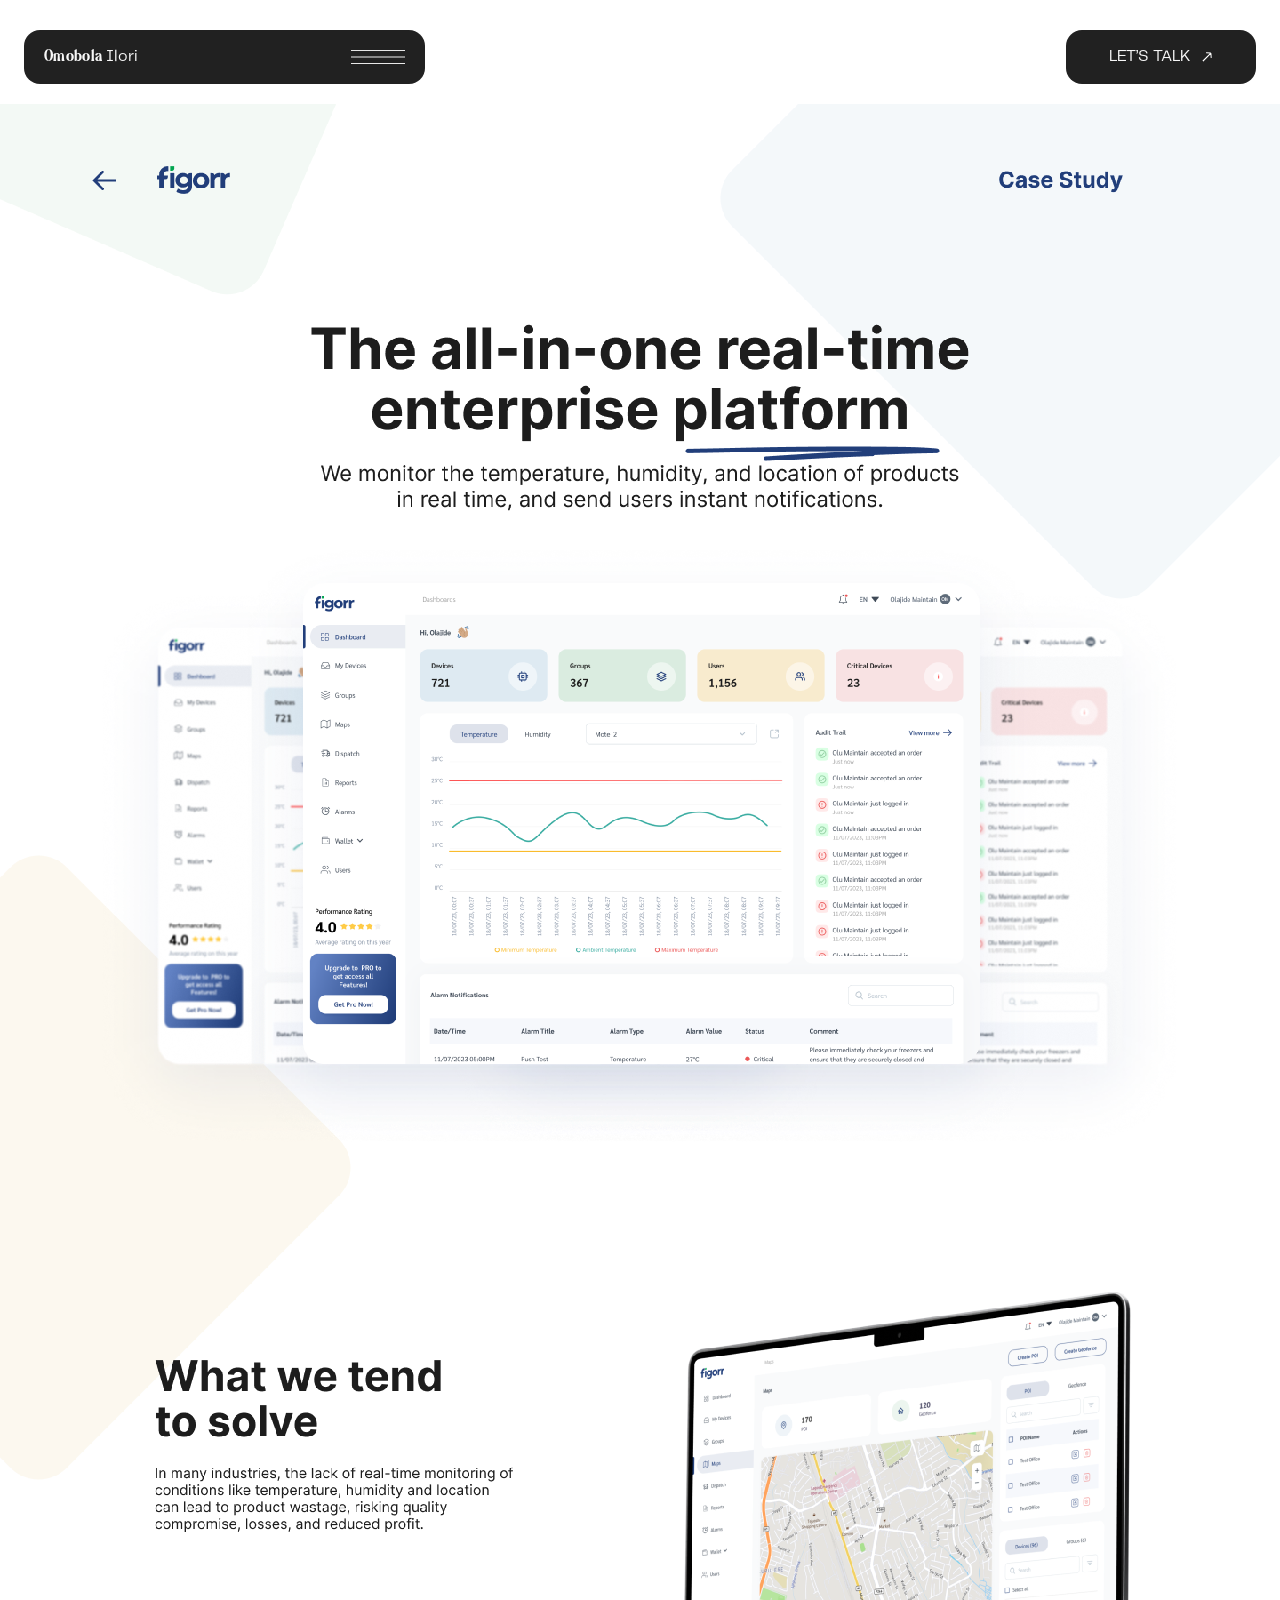
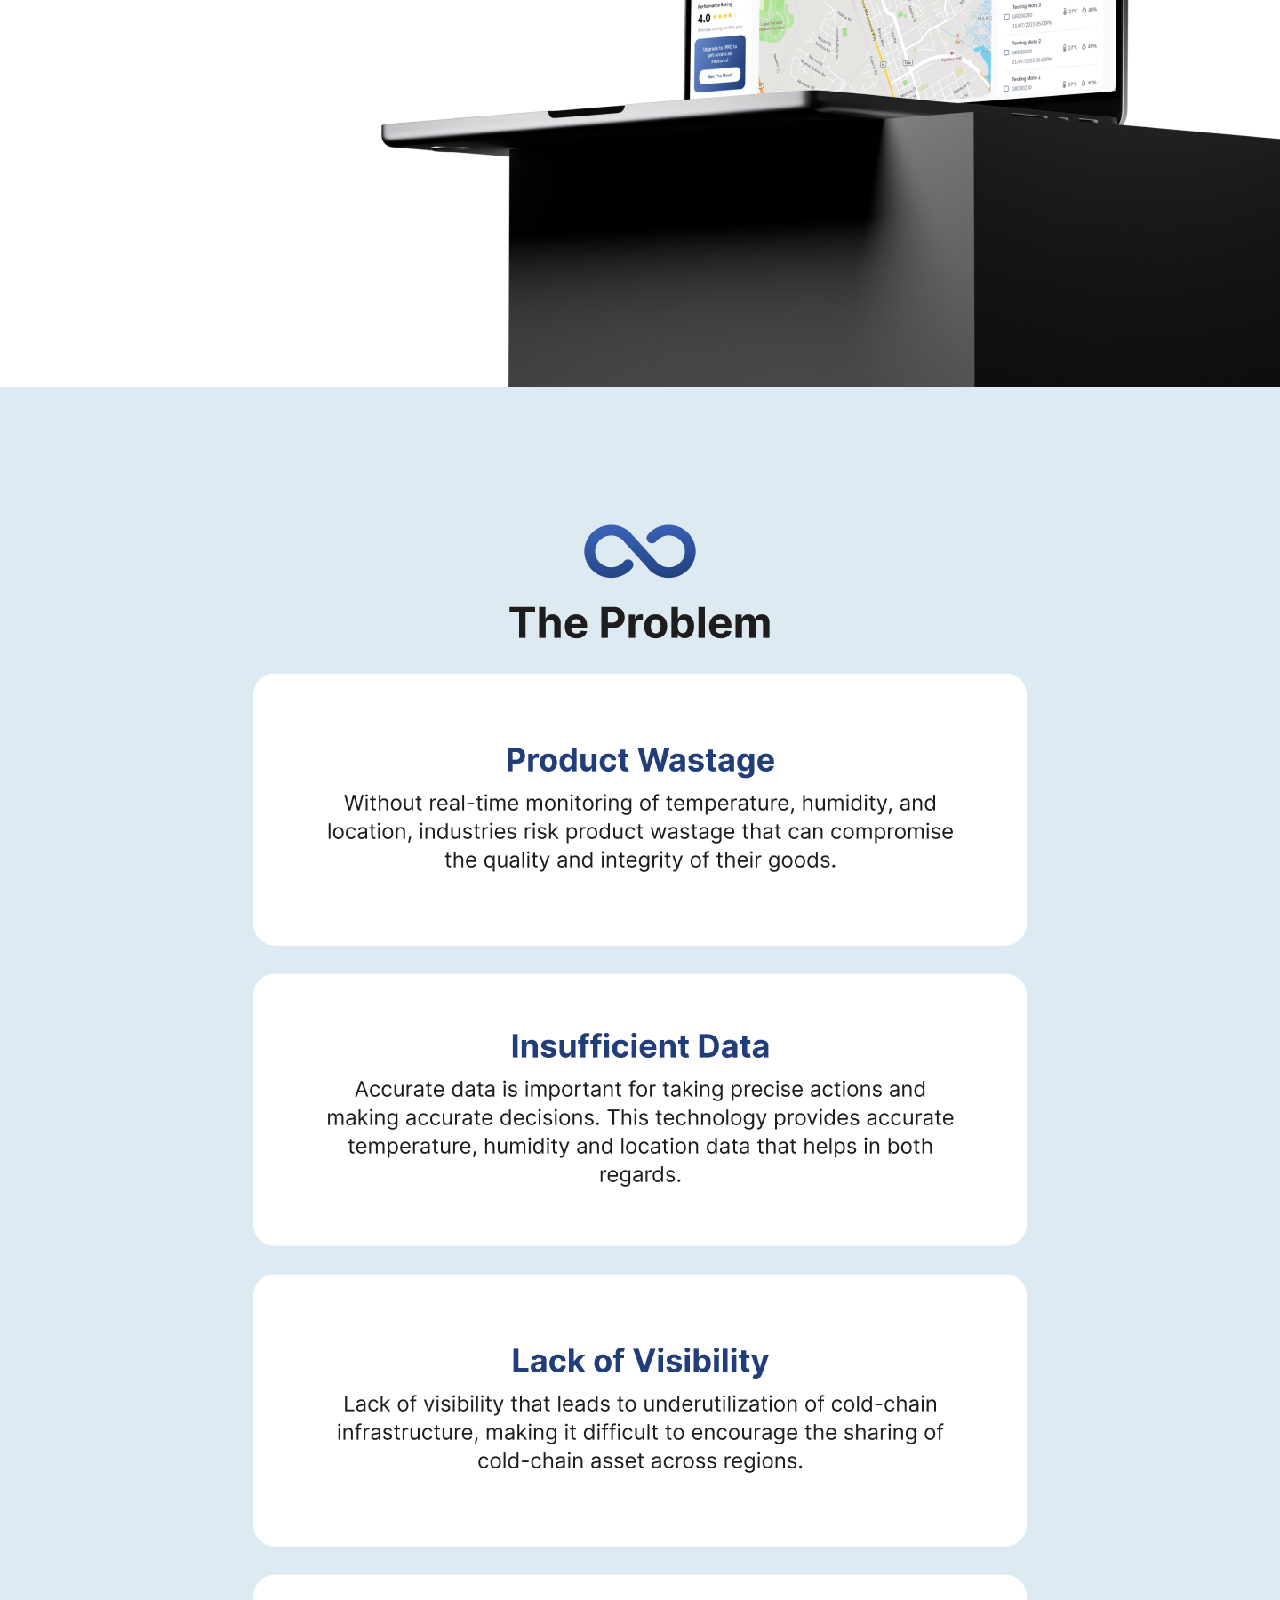
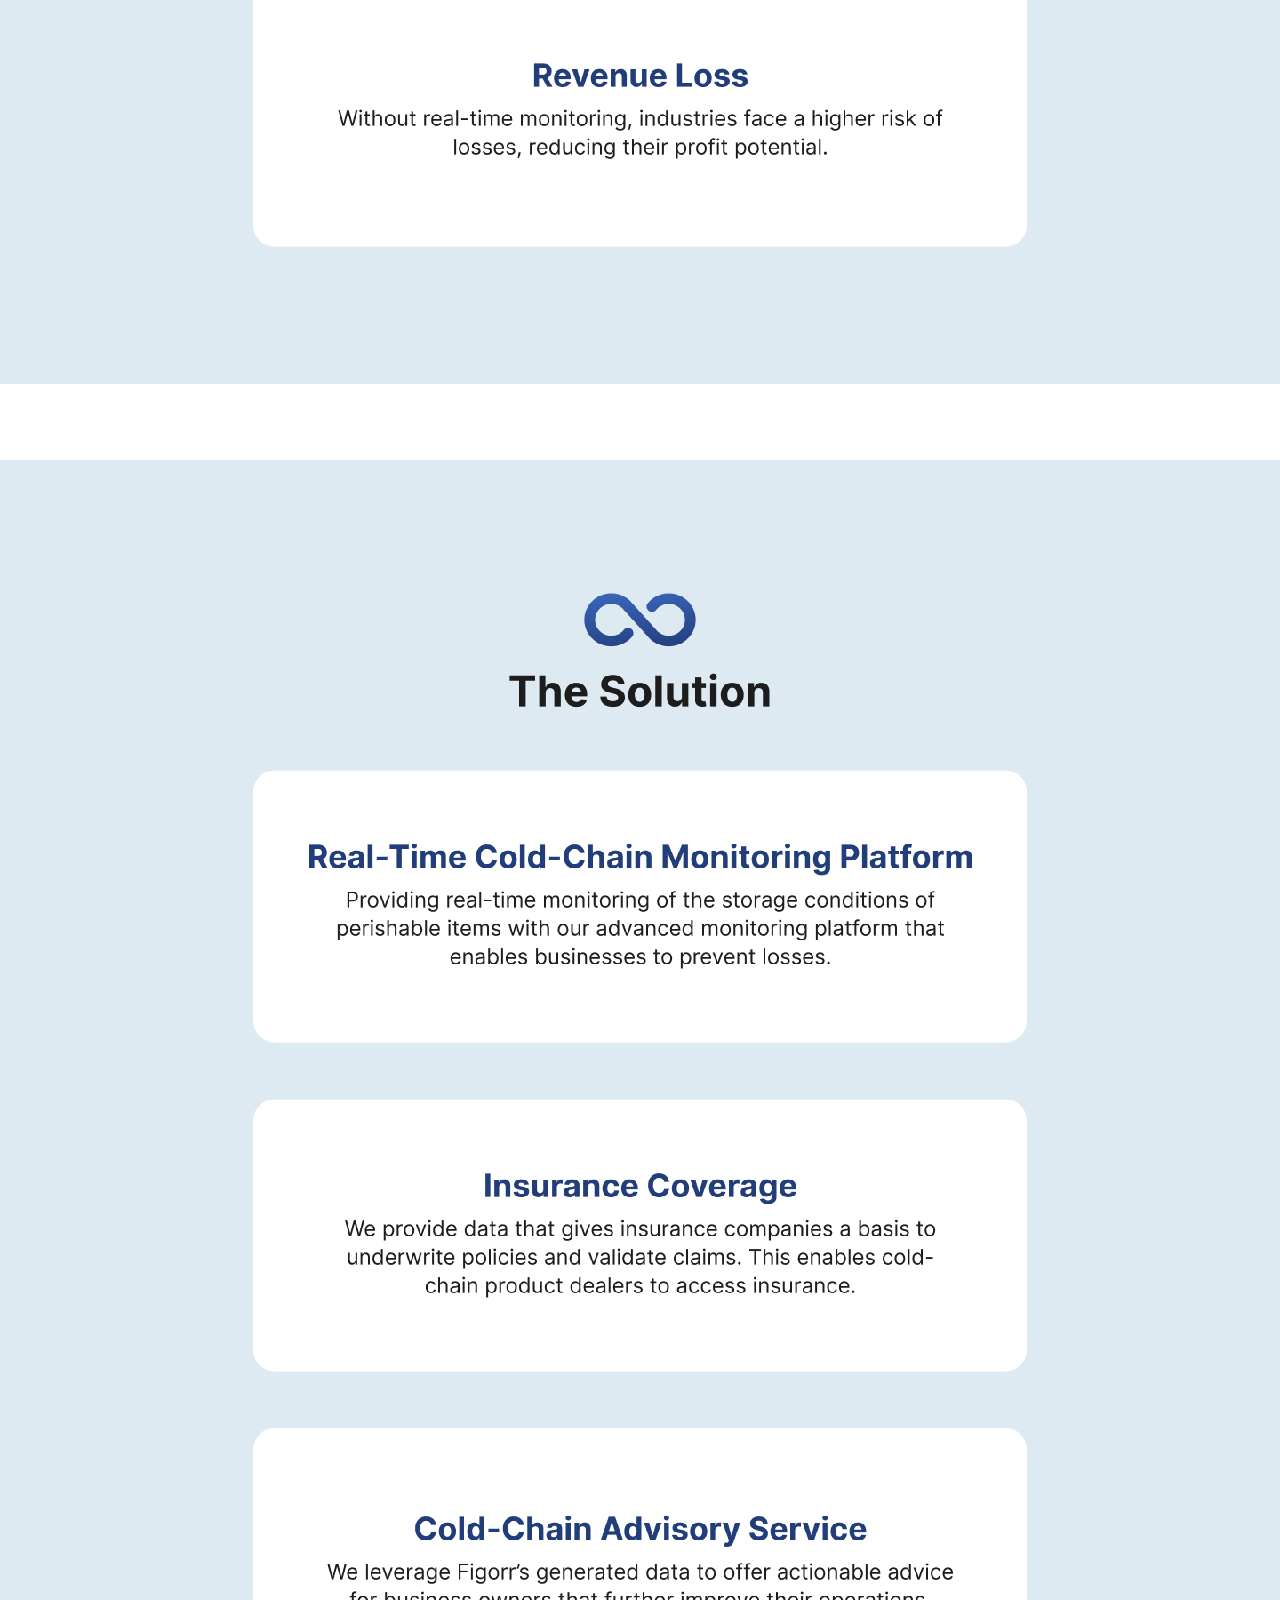
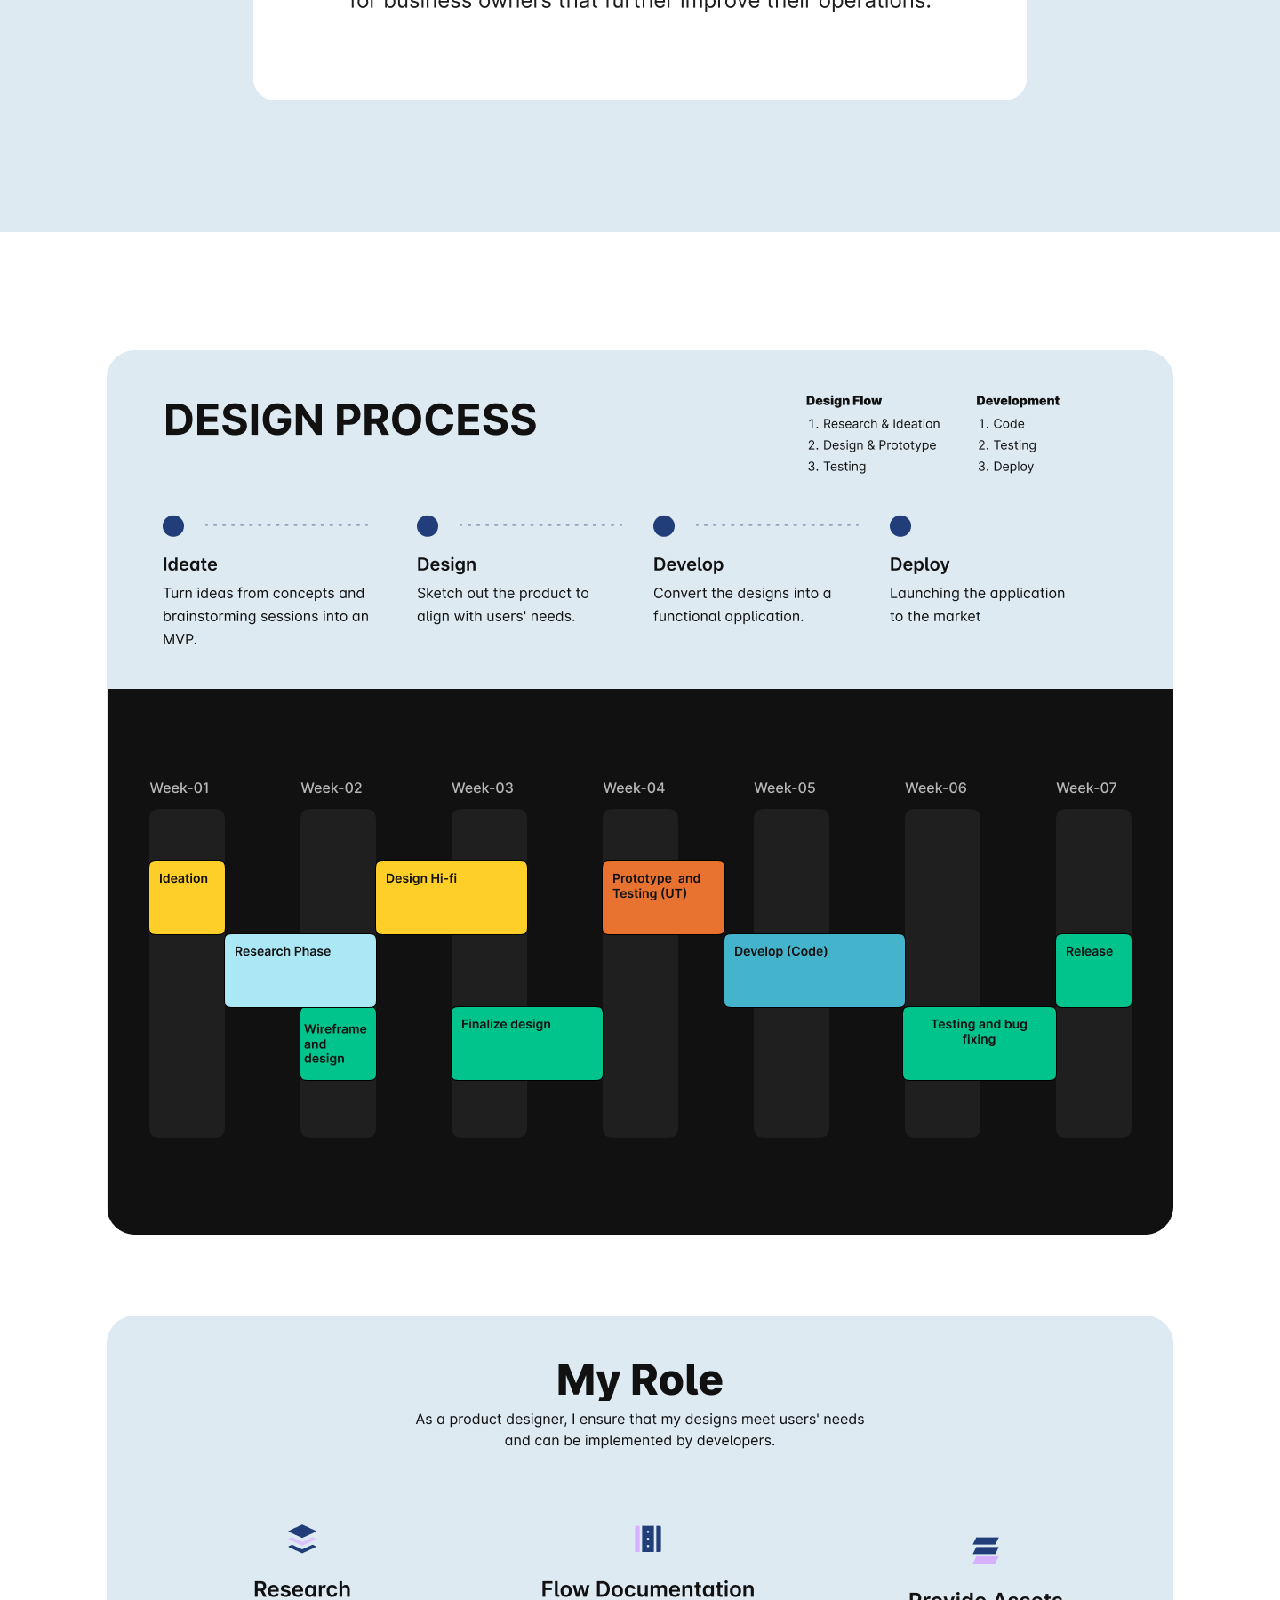
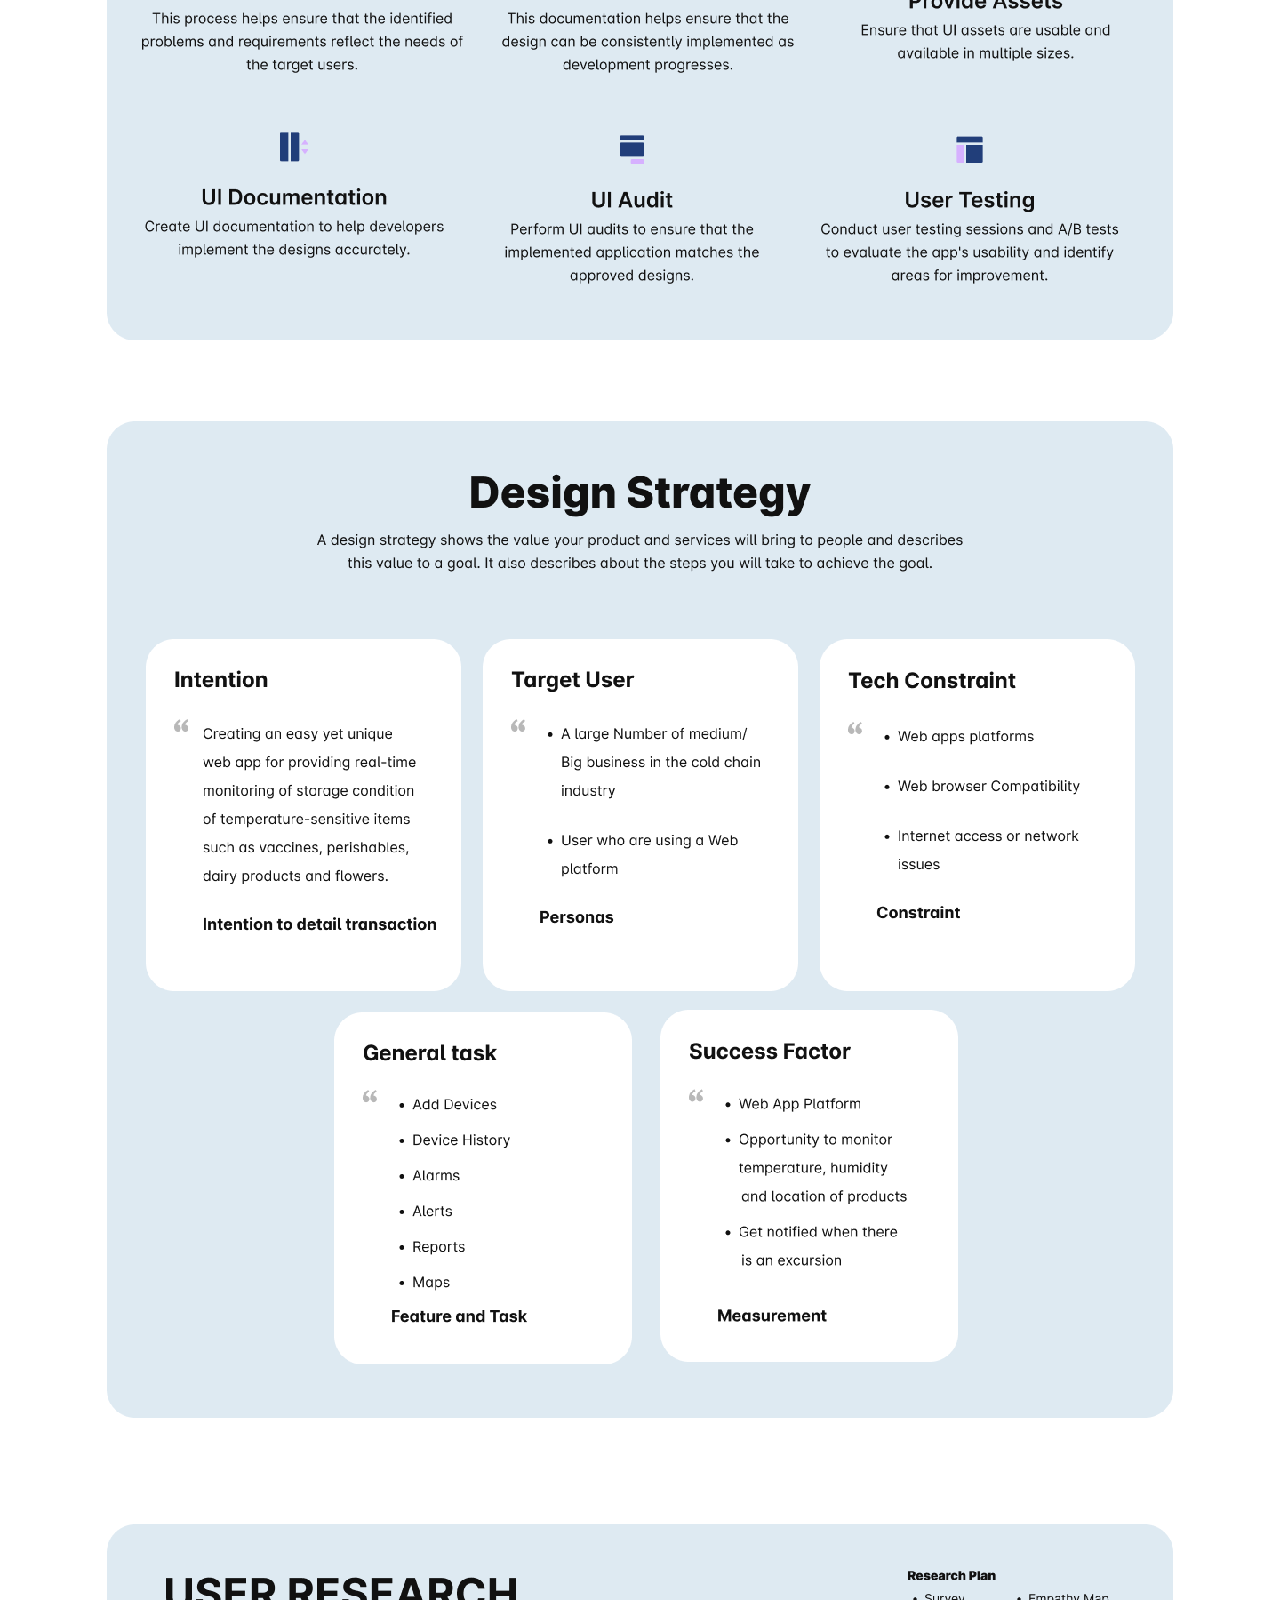
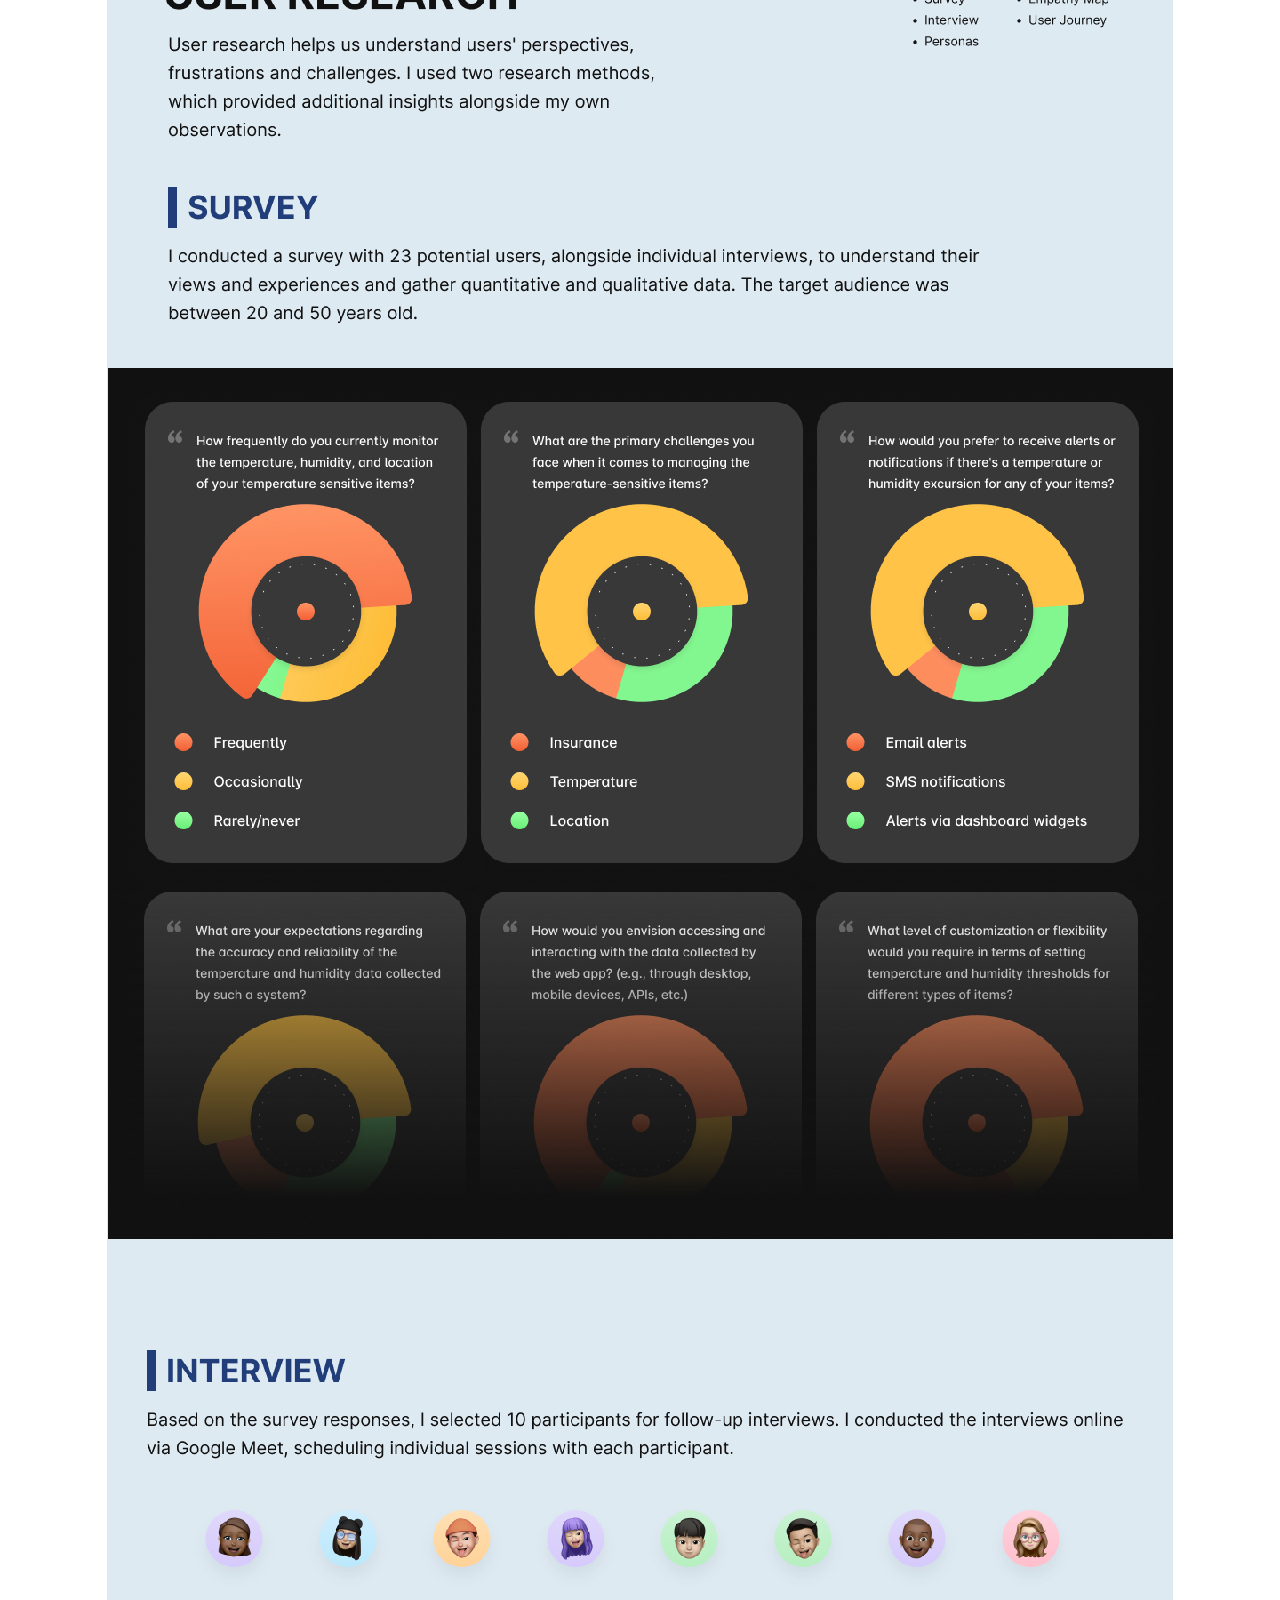
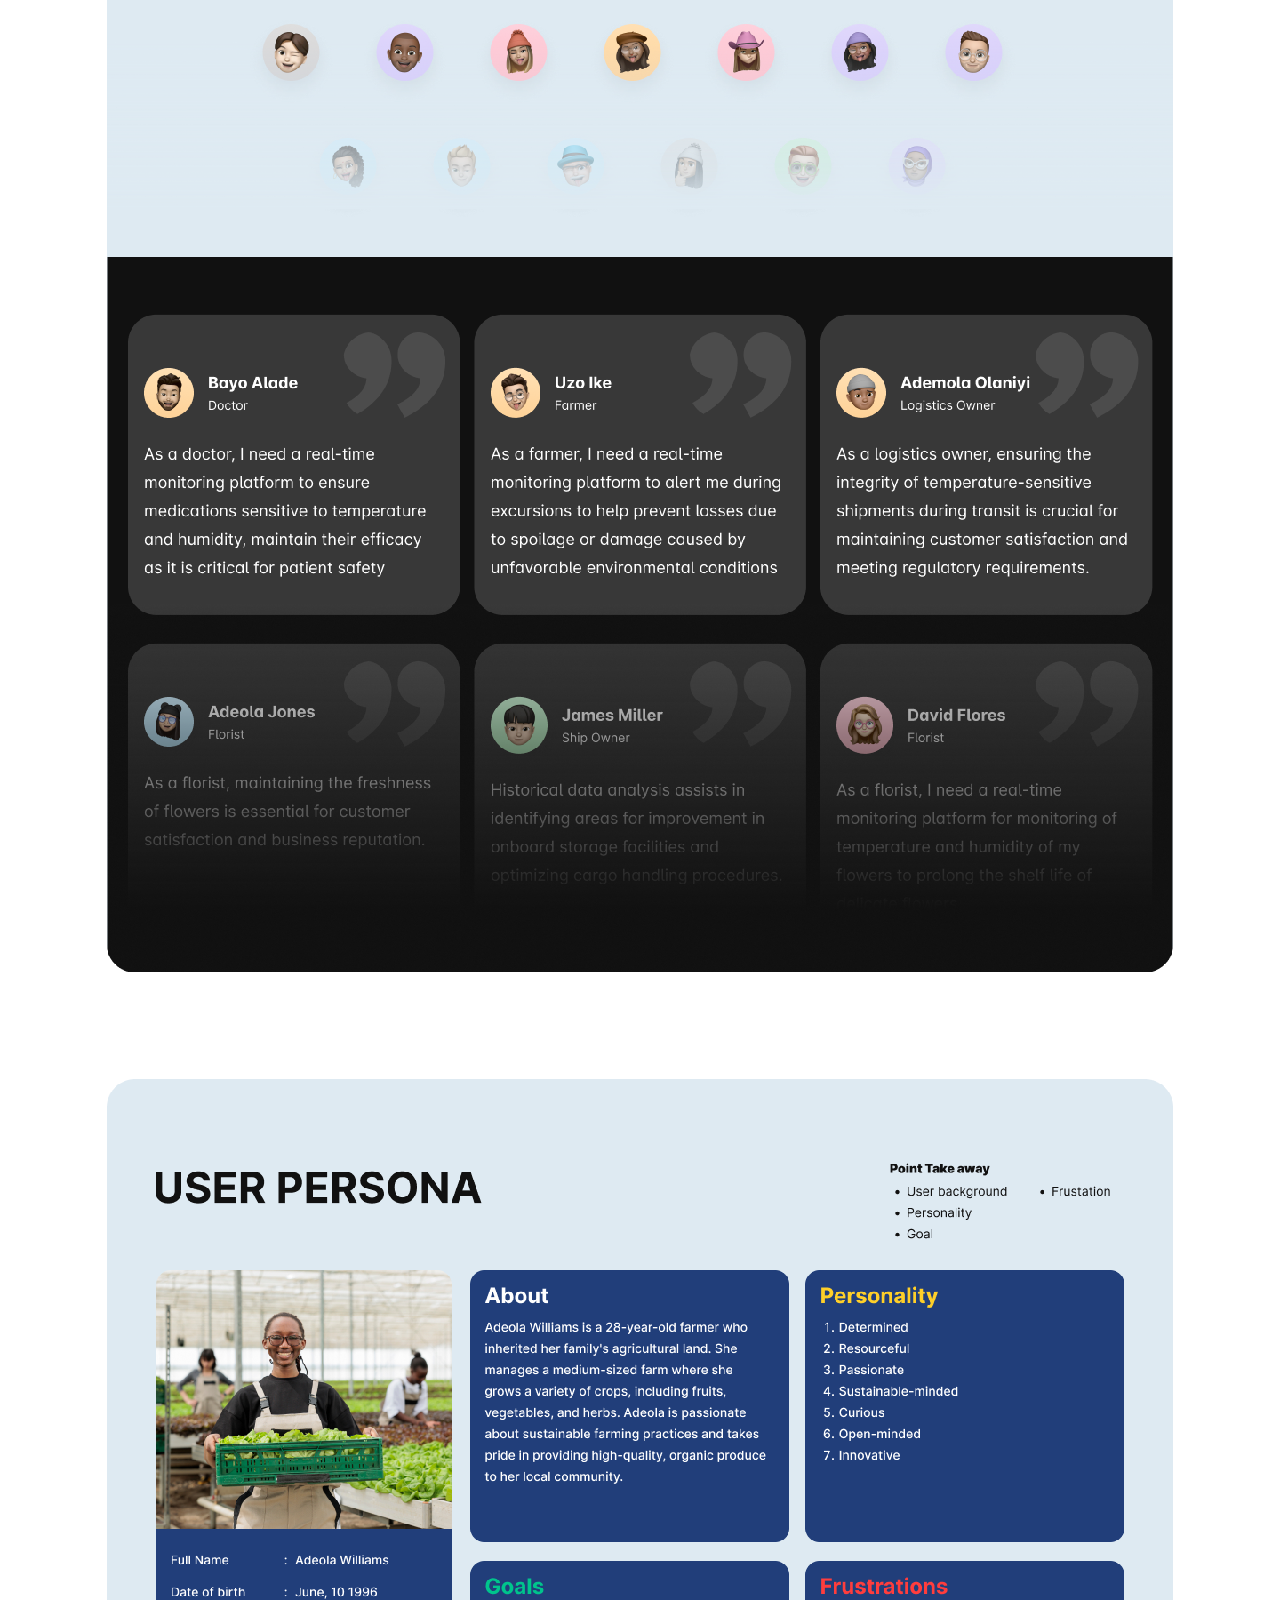
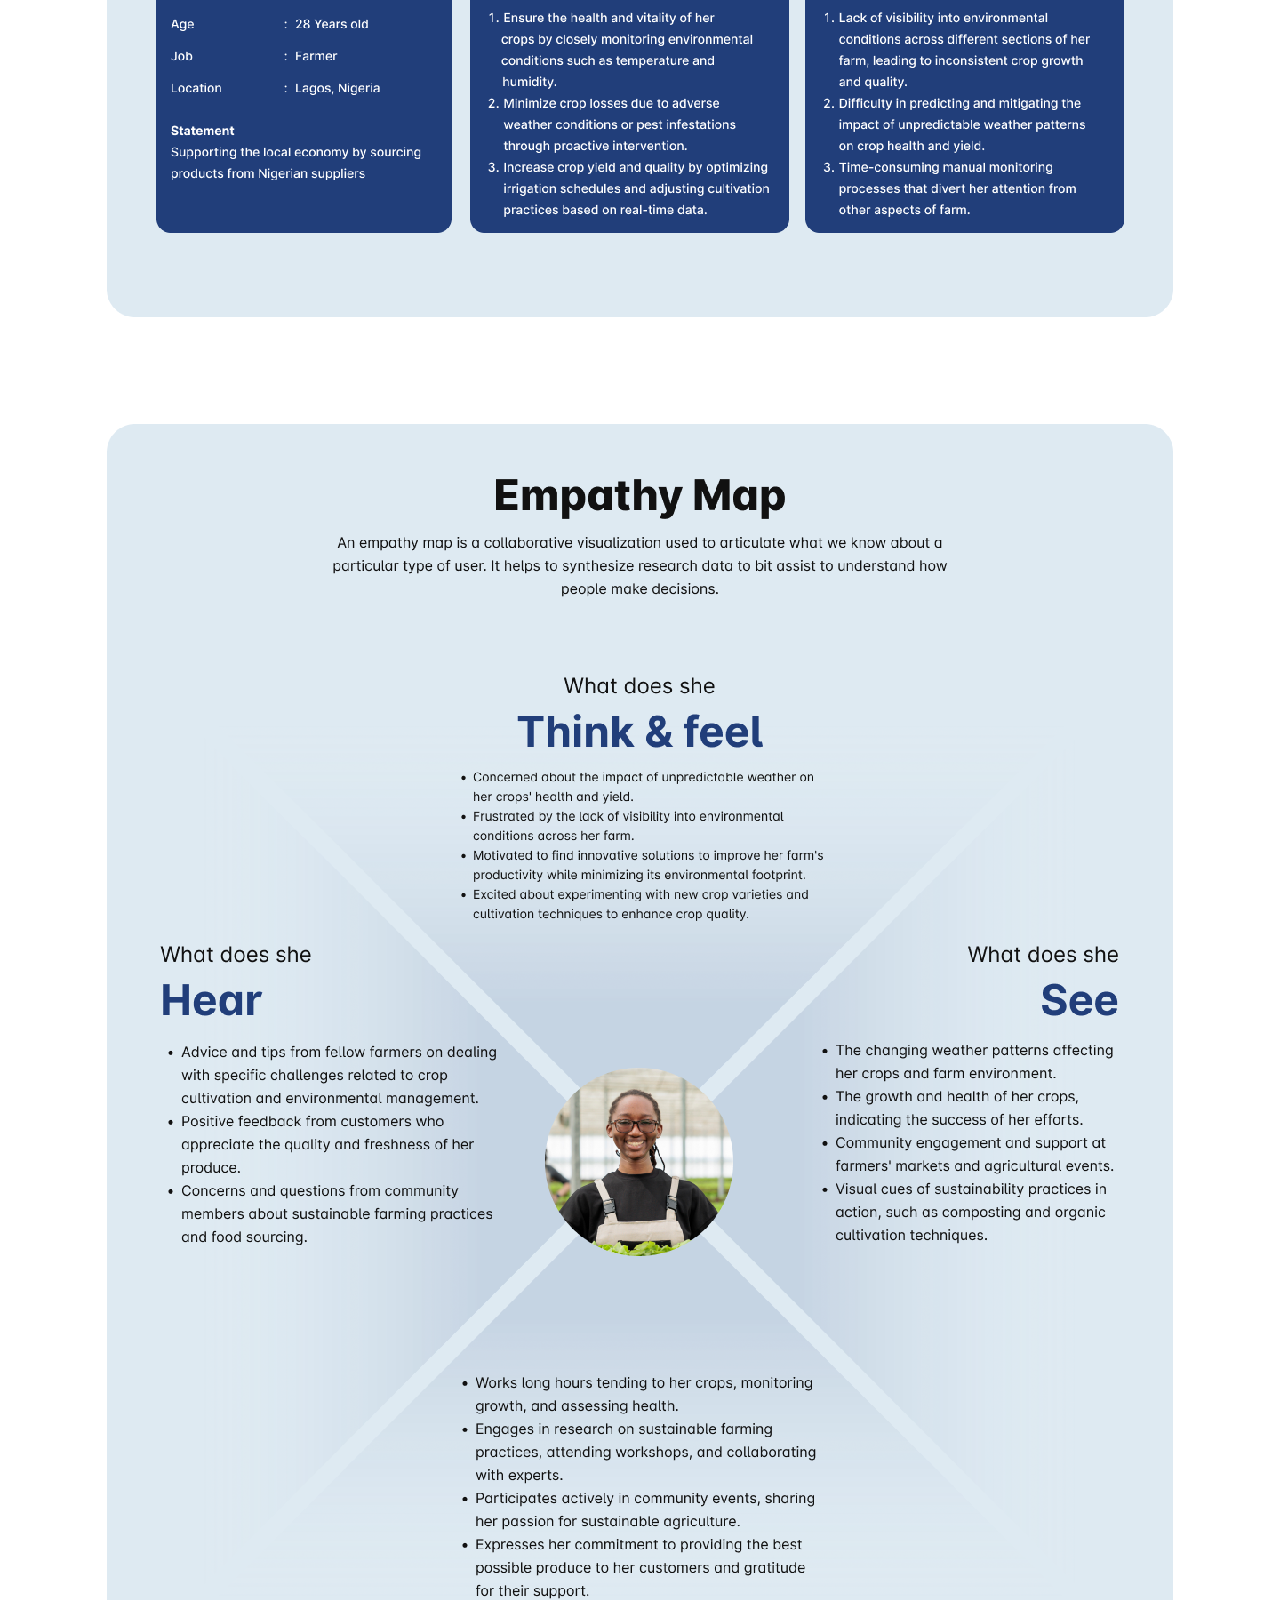
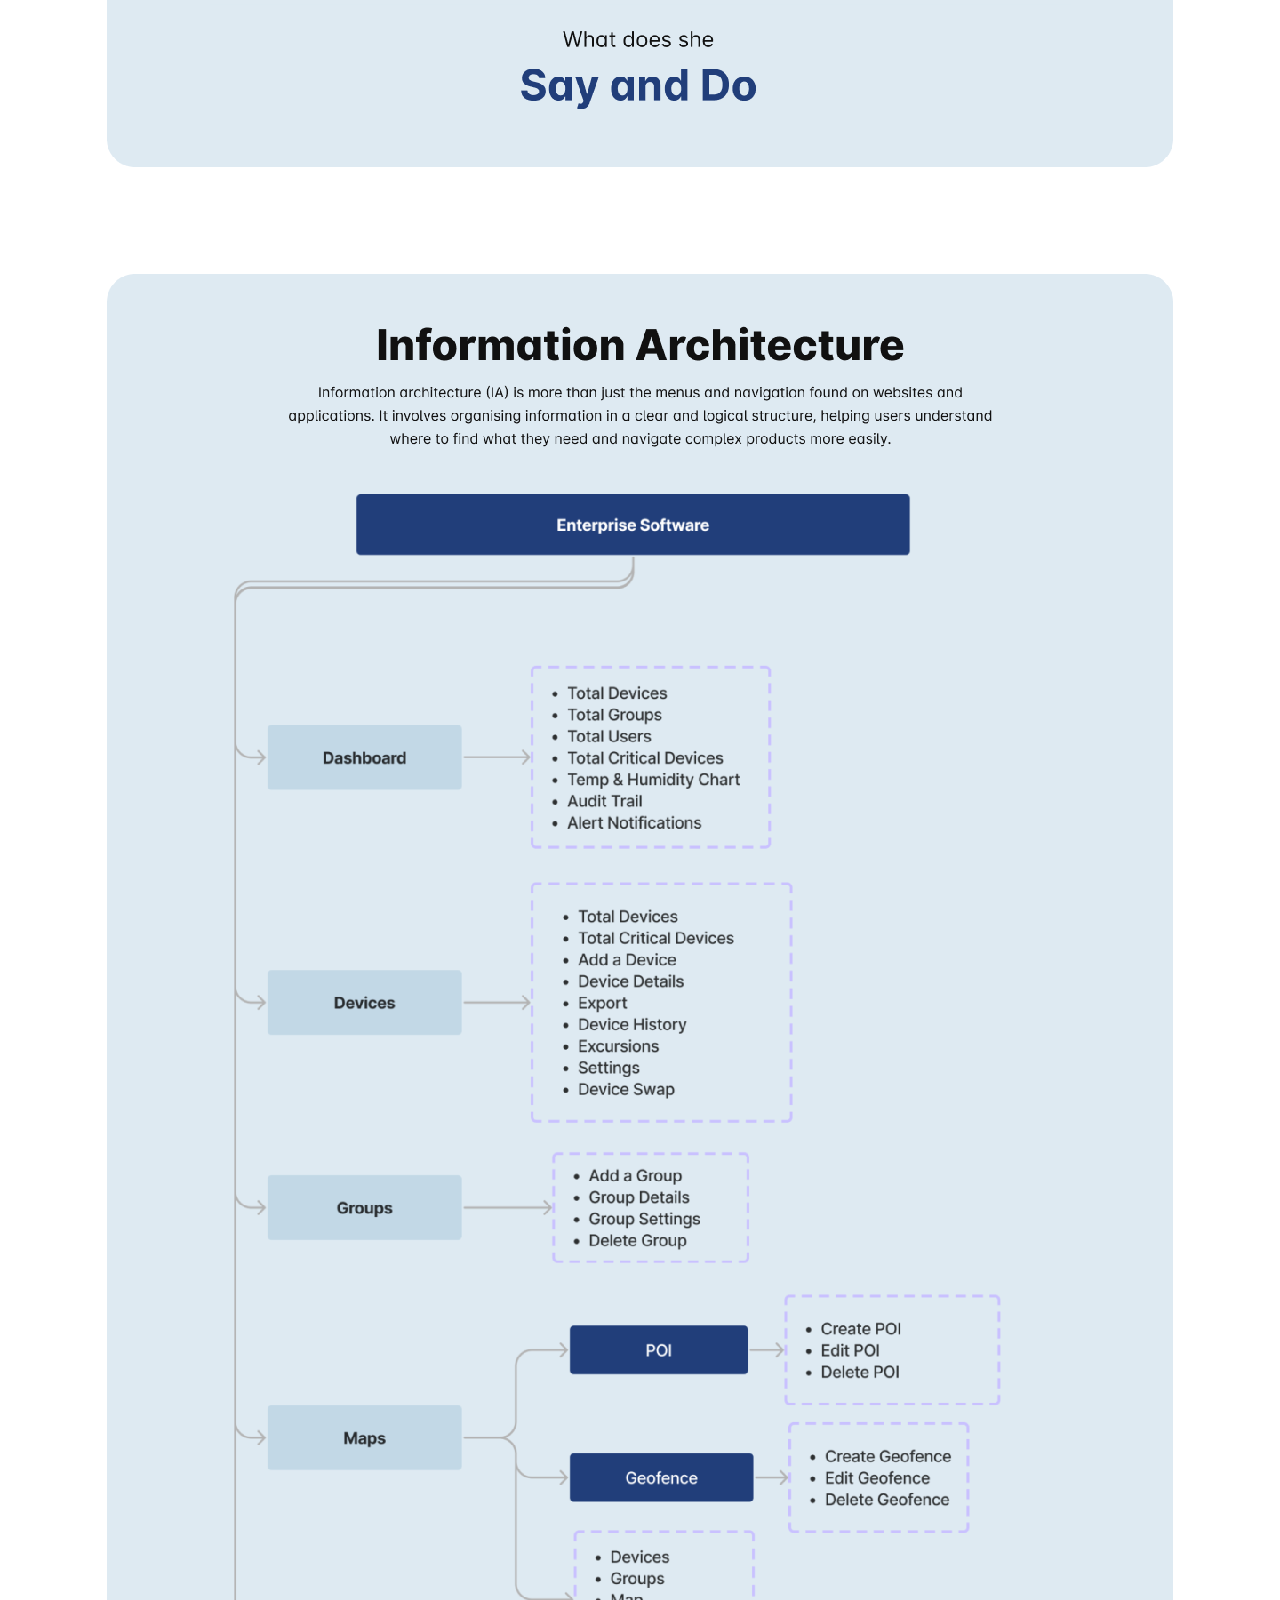
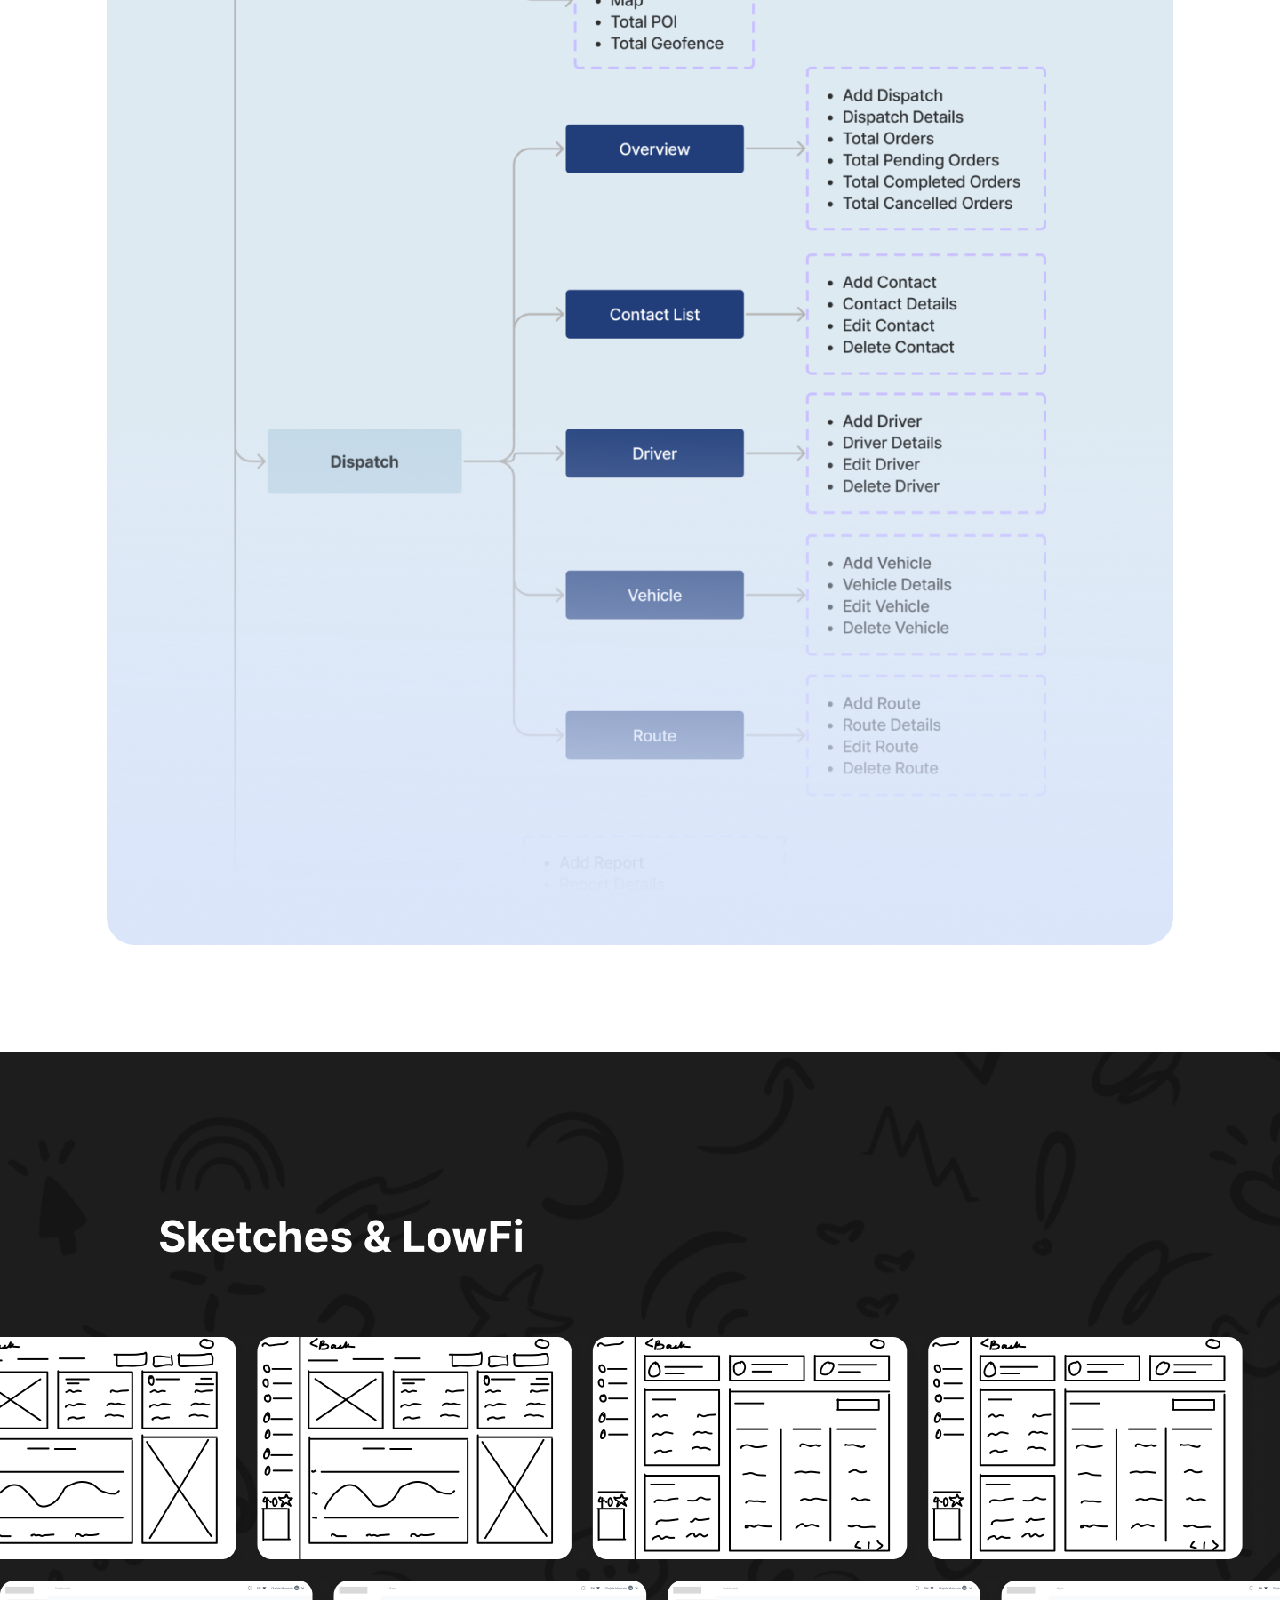
<file: figorr-case-study.html>
<!doctype html>
<html lang="en">
  <head>
    <meta charset="UTF-8" />
    <meta name="viewport" content="width=device-width, initial-scale=1.0" />
    <meta name="description" content="Figorr enterprise product design case study by Omobola Ilori." />
    <title>Figorr Case Study | Omobola Ilori</title>
    <link rel="stylesheet" href="./styles.css?v=20260927-loader-6" />
  </head>
  <body class="case-study-body is-loading">
    <div class="site-loader" data-site-loader role="status" aria-live="polite" aria-label="Loading portfolio">
      <span class="site-loader-count" data-loader-count>000</span>
    </div>
    <main class="case-study-page" data-node-id="1:37743">
      <header class="site-header" aria-label="Primary navigation">
        <div class="brand-menu">
          <div class="brand-menu-head">
            <a class="brand" href="./index.html" aria-label="Omobola Ilori home"><span class="brand-mark">Omobola</span> Ilori</a>
            <button class="menu-button" type="button" aria-label="Open menu" aria-expanded="false" aria-controls="site-menu">
              <img class="menu-open-icon" src="./assets/images/menu-lines.svg" alt="" />
              <img class="menu-close-icon" src="./assets/images/menu-close.svg" alt="" />
            </button>
          </div>
          <nav id="site-menu" class="menu-panel" aria-label="Site pages" aria-hidden="true">
            <div class="menu-pages">
              <a href="./about.html">About</a>
              <a href="./works.html">Works</a>
              <a href="https://mail.google.com/mail/u/0/?fs=1&amp;tf=cm&amp;source=mailto&amp;su=Let%27s+work+together&amp;to=bolailori16@gmail.com&amp;body=Hi+Omobola,%0D%0A%0D%0AI%27d+love+to+discuss+a+project+with+you.%0D%0A" target="_blank" rel="noreferrer">Contact</a>
            </div>
            <img class="menu-divider" src="./assets/images/menu-divider.svg" alt="" />
            <div class="menu-socials">
              <a href="http://linkedin.com/in/omobolailori" target="_blank" rel="noreferrer">LINKEDIN <img src="./assets/images/arrow.svg" alt="" /></a>
              <a href="https://www.behance.net/iloribola" target="_blank" rel="noreferrer">BEHANCE <img src="./assets/images/arrow.svg" alt="" /></a>
            </div>
          </nav>
        </div>
        <a class="talk-pill" href="https://mail.google.com/mail/u/0/?fs=1&amp;tf=cm&amp;source=mailto&amp;su=Let%27s+work+together&amp;to=bolailori16@gmail.com&amp;body=Hi+Omobola,%0D%0A%0D%0AI%27d+love+to+discuss+a+project+with+you.%0D%0A" target="_blank" rel="noreferrer">Let&rsquo;s talk <img src="./assets/images/arrow.svg" alt="" /></a>
      </header>

      <article class="figorr-case-study" aria-labelledby="figorr-case-title">
        <h1 id="figorr-case-title" class="sr-only">Figorr Enterprise Case Study</h1>
        <a class="case-study-back-link" href="./works.html" aria-label="Back to selected works"></a>
        <figure class="case-study-section">
          <img src="./assets/images/figorr-case/figorr-case-study.png" alt="Figorr enterprise product design case study" width="1440" height="26533" />
<section class="figorr-conclusion" aria-labelledby="figorr-conclusion-title" data-node-id="47:62907">
  <div class="figorr-conclusion-heading">
    <h2 id="figorr-conclusion-title">Conclusion</h2>
    <span class="figorr-conclusion-mark" aria-hidden="true"><img src="./assets/images/figorr-case/conclusion-love.svg" alt="" width="62" height="62" /></span>
  </div>
  <p>Thanks for reading. Create an account on&nbsp; <a href="https://enterprise.figorr.com/" target="_blank" rel="noreferrer">www.enterprise.figorr.com</a>&nbsp; and start monitoring <span>all your perishables</span></p>
</section>
        </figure>
      </article>

      <footer class="site-footer" aria-label="Social links">
        <div class="footer-links">
          <a href="https://www.instagram.com/tunmini_/" target="_blank" rel="noreferrer">Instagram <img src="./assets/images/arrow.svg" alt="" /></a>
          <a href="https://twitter.com/tunmini_" target="_blank" rel="noreferrer">Twitter <img src="./assets/images/arrow.svg" alt="" /></a>
          <a href="http://linkedin.com/in/omobolailori" target="_blank" rel="noreferrer">LinkedIn <img src="./assets/images/arrow.svg" alt="" /></a>
          <a href="https://www.behance.net/iloribola" target="_blank" rel="noreferrer">Behance <img src="./assets/images/arrow.svg" alt="" /></a>
          <a href="https://mail.google.com/mail/u/0/?fs=1&amp;tf=cm&amp;source=mailto&amp;su=Let%27s+work+together&amp;to=bolailori16@gmail.com&amp;body=Hi+Omobola,%0D%0A%0D%0AI%27d+love+to+discuss+a+project+with+you.%0D%0A" target="_blank" rel="noreferrer">Contact <img src="./assets/images/arrow.svg" alt="" /></a>
        </div>
      </footer>
    </main>
    <script src="./script.js?v=20260927-loader-4"></script>
  </body>
</html>
</file>
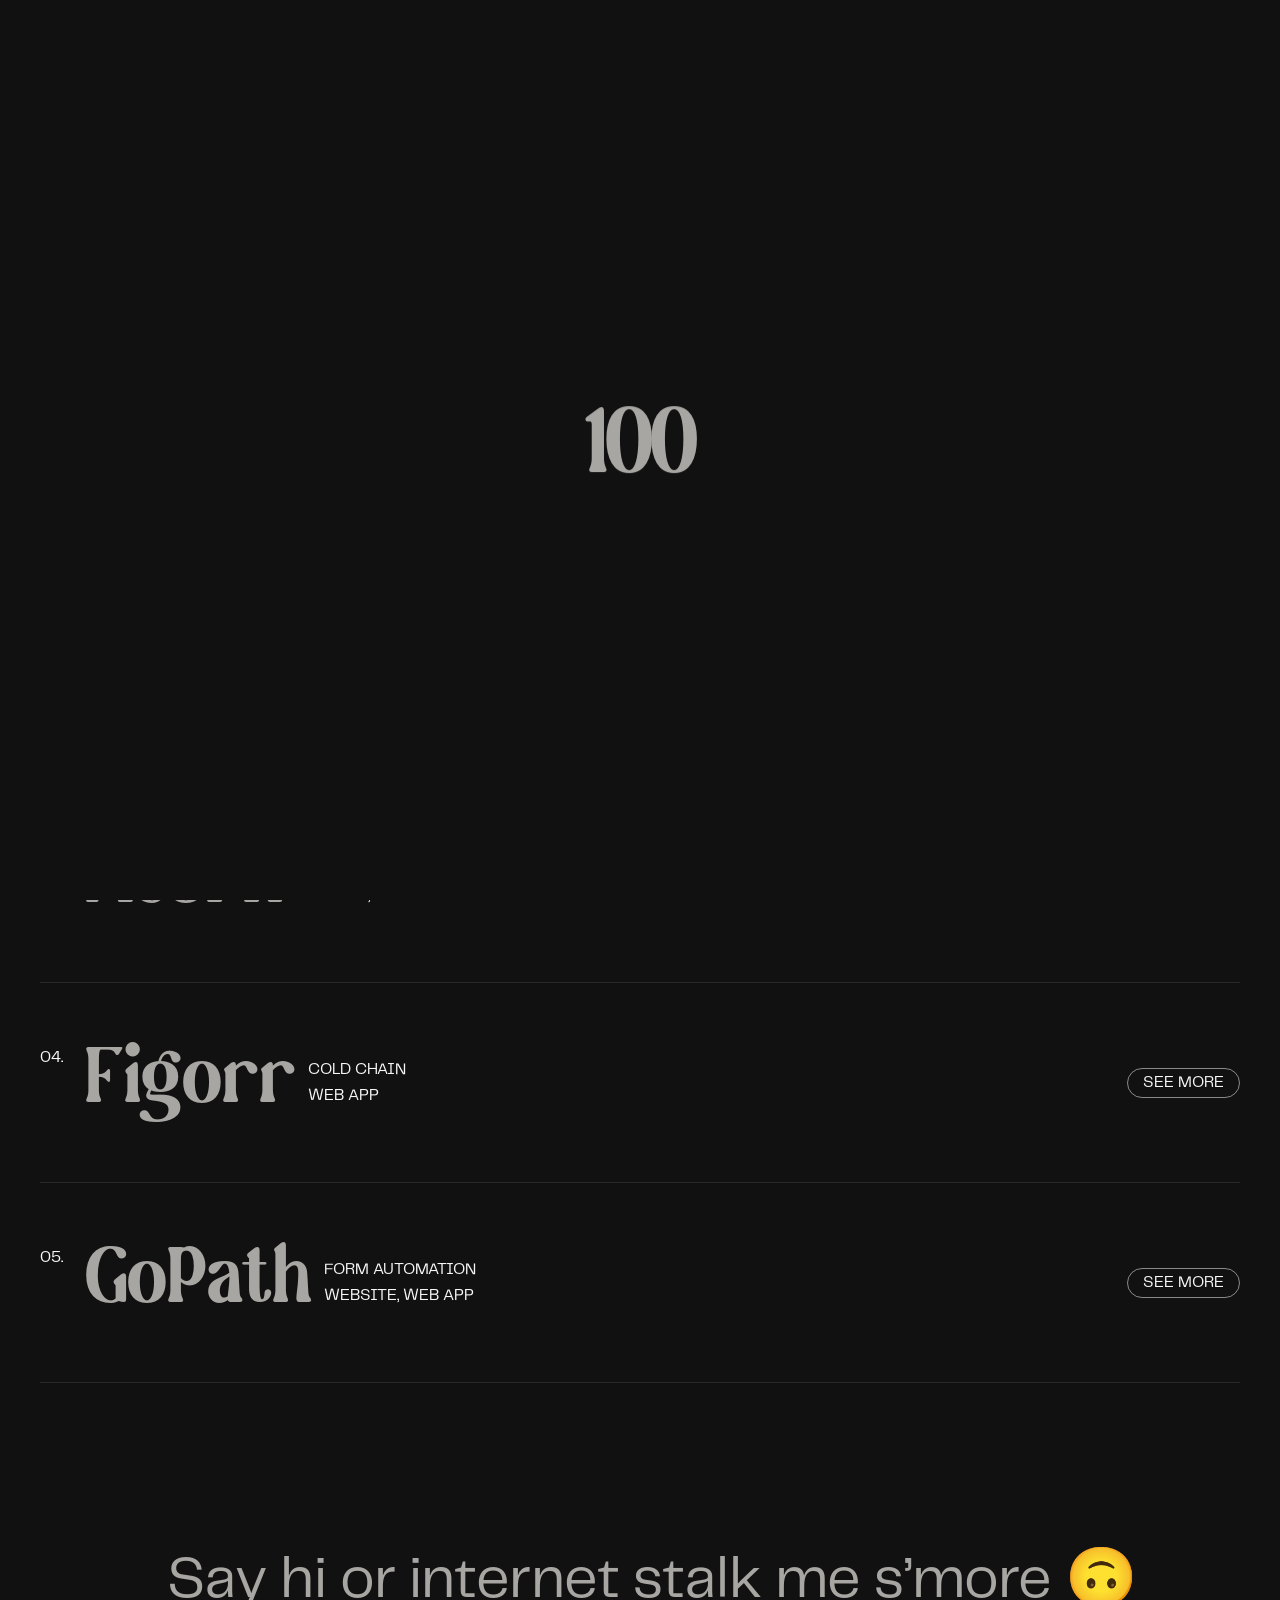
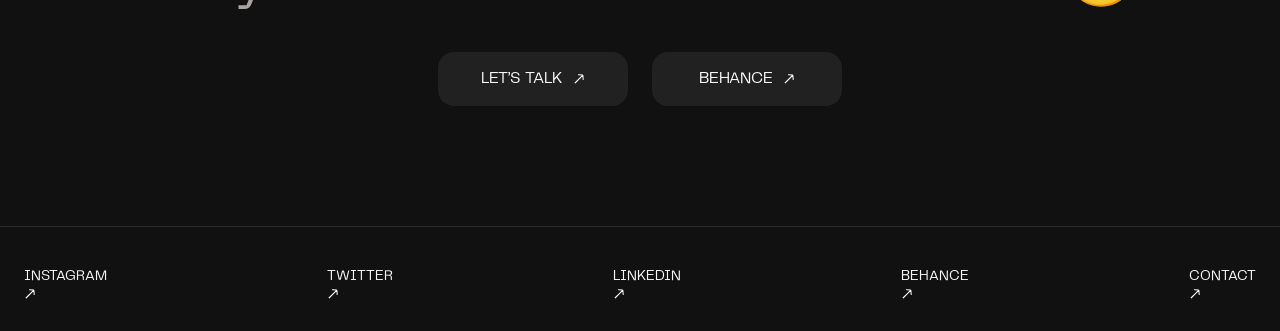
<file: works.html>
<!doctype html>
<html lang="en">
  <head>
    <meta charset="UTF-8" />
    <meta name="viewport" content="width=device-width, initial-scale=1.0" />
    <meta name="description" content="Selected product design work by Omobola Ilori." />
    <title>Selected Works | Omobola Ilori</title>
    <link rel="stylesheet" href="./styles.css?v=20260927-loader-6" />
  </head>
  <body class="is-loading">
    <div class="site-loader" data-site-loader role="status" aria-live="polite" aria-label="Loading portfolio">
      <span class="site-loader-count" data-loader-count>000</span>
    </div>
    <main class="works-page" data-node-id="1:1847">
      <header class="site-header" aria-label="Primary navigation">
        <div class="brand-menu">
          <div class="brand-menu-head">
            <a class="brand" href="./index.html" aria-label="Omobola Ilori home">
              <span class="brand-mark">Omobola</span> Ilori
            </a>
            <button
              class="menu-button"
              type="button"
              aria-label="Open menu"
              aria-expanded="false"
              aria-controls="site-menu"
            >
              <img class="menu-open-icon" src="./assets/images/menu-lines.svg" alt="" />
              <img class="menu-close-icon" src="./assets/images/menu-close.svg" alt="" />
            </button>
          </div>
          <nav id="site-menu" class="menu-panel" aria-label="Site pages" aria-hidden="true">
            <div class="menu-pages">
              <a href="./about.html">About</a>
              <a href="./works.html">Works</a>
              <a href="https://mail.google.com/mail/u/0/?fs=1&amp;tf=cm&amp;source=mailto&amp;su=Let%27s+work+together&amp;to=bolailori16@gmail.com&amp;body=Hi+Omobola,%0D%0A%0D%0AI%27d+love+to+discuss+a+project+with+you.%0D%0A" target="_blank" rel="noreferrer">Contact</a>
            </div>
            <img class="menu-divider" src="./assets/images/menu-divider.svg" alt="" />
            <div class="menu-socials">
              <a href="http://linkedin.com/in/omobolailori" target="_blank" rel="noreferrer">
                LINKEDIN <img src="./assets/images/arrow.svg" alt="" />
              </a>
              <a href="https://www.behance.net/iloribola" target="_blank" rel="noreferrer">
                BEHANCE <img src="./assets/images/arrow.svg" alt="" />
              </a>
            </div>
          </nav>
        </div>

        <a class="talk-pill" href="https://mail.google.com/mail/u/0/?fs=1&amp;tf=cm&amp;source=mailto&amp;su=Let%27s+work+together&amp;to=bolailori16@gmail.com&amp;body=Hi+Omobola,%0D%0A%0D%0AI%27d+love+to+discuss+a+project+with+you.%0D%0A" target="_blank" rel="noreferrer">
          Let’s talk
          <img src="./assets/images/arrow.svg" alt="" />
        </a>
      </header>
      <div class="works-content">
        <section class="works-inner" aria-labelledby="works-title">
          <h1 id="works-title">Selected Works(5)</h1>
          <div class="projects-list">
            <article class="project-accordion" data-project>
              <button class="project-toggle" type="button" aria-expanded="false" aria-controls="project-octupus">
                <span class="project-summary"><span class="project-number">01.</span><span class="project-name-wrap"><span class="project-name">Octupus</span><span class="project-meta"><span>Prediction-market</span><span>Web app, mobile app</span></span></span></span>
                <span class="project-more" data-project-label>See more</span>
              </button>
              <div class="project-panel" id="project-octupus" aria-hidden="true"><div class="project-panel-inner">
                <div class="project-carousel project-carousel-auto" data-carousel data-auto-carousel>
                  <div class="project-carousel-track" tabindex="0" aria-label="Octupus project screenshots">
                    <div class="project-slide"><img src="./assets/images/works/octupus-01.png" alt="Octupus markets dashboard" /></div>
                    <div class="project-slide"><img src="./assets/images/works/octupus-02.png" alt="Octupus market details" /></div>
                    <div class="project-slide"><img src="./assets/images/works/octupus-03.png" alt="Octupus mobile markets" /></div>
                    <div class="project-slide"><img src="./assets/images/works/octupus-04.png" alt="Octupus mobile trading" /></div>
                    <div class="project-slide"><img src="./assets/images/works/octupus-05.png" alt="Octupus alternate markets dashboard" /></div>
                    <div class="project-slide"><img src="./assets/images/works/octupus-06.png" alt="Octupus alternate market details" /></div>
                    <div class="project-slide"><img src="./assets/images/works/octupus-07.png" alt="Octupus mobile portfolio" /></div>
                    <div class="project-slide"><img src="./assets/images/works/octupus-08.png" alt="Octupus mobile account experience" /></div>
                  </div>
                </div>
                <div class="project-brief"><p>Octupus is essentially a prediction-market trading platform. Instead of buying shares in companies like on a stock app, you buy and sell shares based on whether a real-world event will happen.</p><div class="project-actions"><a href="https://www.octupus.xyz/" target="_blank" rel="noreferrer">Live site</a><a href="https://apps.apple.com/ng/app/octupus/id6763746768" target="_blank" rel="noreferrer">Download mobile app</a></div></div>
              </div></div>
            </article>

            <article class="project-accordion" data-project>
              <button class="project-toggle" type="button" aria-expanded="false" aria-controls="project-gokubu">
                <span class="project-summary"><span class="project-number">02.</span><span class="project-name-wrap"><span class="project-name">Gokubu</span><span class="project-meta"><span>Fintech</span><span>Website, mobile app</span></span></span></span>
                <span class="project-more" data-project-label>See more</span>
              </button>
              <div class="project-panel" id="project-gokubu" aria-hidden="true"><div class="project-panel-inner">
                <div class="project-carousel project-carousel-auto" data-carousel data-auto-carousel>
                  <div class="project-carousel-track" tabindex="0" aria-label="Gokubu project screenshots">
                    <div class="project-slide"><img src="./assets/images/works/gokubu-01.png" alt="Gokubu Visa card website" /></div>
                    <div class="project-slide"><img src="./assets/images/works/gokubu-02.png" alt="Gokubu rewards experience" /></div>
                    <div class="project-slide"><img src="./assets/images/works/gokubu-03.png" alt="Gokubu mobile card experience" /></div>
                    <div class="project-slide"><img src="./assets/images/works/gokubu-04.png" alt="Gokubu product interface" /></div>
                    <div class="project-slide"><img src="./assets/images/works/gokubu-05.png" alt="Gokubu alternate Visa card website" /></div>
                    <div class="project-slide"><img src="./assets/images/works/gokubu-06.png" alt="Gokubu alternate rewards experience" /></div>
                    <div class="project-slide"><img src="./assets/images/works/gokubu-07.png" alt="Gokubu alternate mobile card experience" /></div>
                    <div class="project-slide"><img src="./assets/images/works/gokubu-08.png" alt="Gokubu alternate product interface" /></div>
                  </div>
                </div>
                <div class="project-brief"><p>Gokubu is a fintech and crypto-rewards platform offering an AI-powered Visa card with rewards in GKU tokens. The platform combines digital payments, cashback, AI-driven financial insights, and Web3 technology to provide users with a modern approach to managing everyday spending.</p><div class="project-actions"><a href="https://www.gokubu.com/" target="_blank" rel="noreferrer">Live site</a></div></div>
              </div></div>
            </article>

            <article class="project-accordion" data-project>
              <button class="project-toggle" type="button" aria-expanded="false" aria-controls="project-acorn">
                <span class="project-summary"><span class="project-number">03.</span><span class="project-name-wrap"><span class="project-name">Acorn</span><span class="project-meta"><span>Health &amp; cosmetics</span><span>Website, mobile app</span></span></span></span>
                <span class="project-more" data-project-label>See more</span>
              </button>
              <div class="project-panel" id="project-acorn" aria-hidden="true"><div class="project-panel-inner">
                <div class="project-carousel project-carousel-auto" data-carousel data-auto-carousel>
                  <div class="project-carousel-track" tabindex="0" aria-label="Acorn project screenshots">
                    <div class="project-slide"><img src="./assets/images/works/acorn-01.png" alt="Acorn mobile app cover" /></div>
                    <div class="project-slide"><img src="./assets/images/works/acorn-02.png" alt="Acorn referral website" /></div>
                    <div class="project-slide"><img src="./assets/images/works/acorn-03.png" alt="Acorn mobile treatment experience" /></div>
                    <div class="project-slide"><img src="./assets/images/works/acorn-04.png" alt="Acorn regenerative medicine website" /></div>
                    <div class="project-slide"><img src="./assets/images/works/acorn-05.png" alt="Acorn alternate mobile app cover" /></div>
                    <div class="project-slide"><img src="./assets/images/works/acorn-06.png" alt="Acorn alternate referral website" /></div>
                    <div class="project-slide"><img src="./assets/images/works/acorn-07.png" alt="Acorn alternate mobile treatment experience" /></div>
                    <div class="project-slide"><img src="./assets/images/works/acorn-08.png" alt="Acorn alternate regenerative medicine website" /></div>
                  </div>
                </div>
                <div class="project-brief"><p>Acorn is a biotech platform that lets individuals bank their own stem cells for future regenerative use. By harvesting hair-follicle cells and cryopreserving them at ultra-low temperatures, it enables long-term access to pristine cells for skin, hair, injury, or disease therapy. I redesigned the website and designed the mobile app that helps patients track their cell storage and treatment progress.</p><div class="project-actions"><a href="https://acorn.me/" target="_blank" rel="noreferrer">Live site</a><a href="./acorn-case-study.html">Case study</a></div></div>
              </div></div>
            </article>

            <article class="project-accordion" data-project>
              <button class="project-toggle" type="button" aria-expanded="false" aria-controls="project-figorr">
                <span class="project-summary"><span class="project-number">04.</span><span class="project-name-wrap"><span class="project-name">Figorr</span><span class="project-meta"><span>Cold chain</span><span>Web app</span></span></span></span>
                <span class="project-more" data-project-label>See more</span>
              </button>
              <div class="project-panel" id="project-figorr" aria-hidden="true"><div class="project-panel-inner">
                <div class="project-carousel project-carousel-auto" data-carousel data-auto-carousel>
                  <div class="project-carousel-track" tabindex="0" aria-label="Figorr project screenshots">
                    <div class="project-slide"><img src="./assets/images/works/figorr-01.png" alt="Figorr monitoring dashboard" /></div>
                    <div class="project-slide"><img src="./assets/images/works/figorr-02.png" alt="Figorr device details" /></div>
                    <div class="project-slide"><img src="./assets/images/works/figorr-03.png" alt="Figorr selected location map" /></div>
                    <div class="project-slide"><img src="./assets/images/works/figorr-04.png" alt="Figorr alarm details" /></div>
                    <div class="project-slide"><img src="./assets/images/works/figorr-05.png" alt="Figorr alternate monitoring dashboard" /></div>
                    <div class="project-slide"><img src="./assets/images/works/figorr-06.png" alt="Figorr alternate device details" /></div>
                    <div class="project-slide"><img src="./assets/images/works/figorr-07.png" alt="Figorr alternate selected location map" /></div>
                    <div class="project-slide"><img src="./assets/images/works/figorr-08.png" alt="Figorr alternate alarm details" /></div>
                  </div>
                </div>
                <div class="project-brief"><p>Figorr is a cold-chain monitoring platform that safeguards perishables in real time. Using compact IoT sensors, it tracks location, temperature, and humidity - powering instant alerts, analytics dashboards, and risk-management tools across healthcare, agriculture, and logistics. I redesigned the web app based on customer and stakeholder feedback, improving usability and introducing new features that better aligned with user needs.</p><div class="project-actions"><a href="https://enterprise.figorr.com/" target="_blank" rel="noreferrer">Live site</a><a href="./figorr-case-study.html">Case study</a></div></div>
              </div></div>
            </article>

            <article class="project-accordion" data-project>
              <button class="project-toggle" type="button" aria-expanded="false" aria-controls="project-gopath">
                <span class="project-summary"><span class="project-number">05.</span><span class="project-name-wrap"><span class="project-name">GoPath</span><span class="project-meta"><span>Form automation</span><span>Website, web app</span></span></span></span>
                <span class="project-more" data-project-label>See more</span>
              </button>
              <div class="project-panel" id="project-gopath" aria-hidden="true"><div class="project-panel-inner">
                <div class="project-carousel project-carousel-auto" data-carousel data-auto-carousel>
                  <div class="project-carousel-track" tabindex="0" aria-label="GoPath project screenshots">
                    <div class="project-slide"><img src="./assets/images/works/gopath-01.png" alt="GoPath product website" /></div>
                    <div class="project-slide"><img src="./assets/images/works/gopath-02.png" alt="GoPath form creation experience" /></div>
                    <div class="project-slide"><img src="./assets/images/works/gopath-03.png" alt="GoPath submissions interface" /></div>
                    <div class="project-slide"><img src="./assets/images/works/gopath-04.png" alt="GoPath web application flow" /></div>
                    <div class="project-slide"><img src="./assets/images/works/gopath-05.png" alt="GoPath alternate product website" /></div>
                    <div class="project-slide"><img src="./assets/images/works/gopath-06.png" alt="GoPath alternate form creation experience" /></div>
                    <div class="project-slide"><img src="./assets/images/works/gopath-07.png" alt="GoPath alternate submissions interface" /></div>
                    <div class="project-slide"><img src="./assets/images/works/gopath-08.png" alt="GoPath alternate web application flow" /></div>
                  </div>
                </div>
                <div class="project-brief"><p>GoPath is a flexible form tool that saves people from repeating themselves. With one smart form, users can pre-fill personal or professional information once and reuse it across job applications, rentals, grants, freelance gigs, or vendor onboarding. I designed the website and web app that make this seamless information-sharing possible.</p><div class="project-actions"><a href="https://getgopath.com/" target="_blank" rel="noreferrer">Live site</a><a href="https://app.getgopath.com/create-account" target="_blank" rel="noreferrer">Web app</a></div></div>
              </div></div>
            </article>
          </div>
        </section>
        <section class="about-cta works-page-cta" aria-labelledby="works-cta-title">
          <h2 id="works-cta-title">Say hi or internet stalk me s’more 🙃</h2>
          <div class="about-cta-actions">
            <a class="about-cta-button" href="https://mail.google.com/mail/u/0/?fs=1&amp;tf=cm&amp;source=mailto&amp;su=Let%27s+work+together&amp;to=bolailori16@gmail.com&amp;body=Hi+Omobola,%0D%0A%0D%0AI%27d+love+to+discuss+a+project+with+you.%0D%0A" target="_blank" rel="noreferrer">Let’s talk <img src="./assets/images/arrow.svg" alt="" /></a>
            <a class="about-cta-button" href="https://www.behance.net/iloribola" target="_blank" rel="noreferrer">Behance <img src="./assets/images/arrow.svg" alt="" /></a>
          </div>
        </section>
      </div>
      <footer class="site-footer" aria-label="Social links">
        <div class="footer-links">
          <a href="https://www.instagram.com/tunmini_/" target="_blank" rel="noreferrer">
            Instagram <img src="./assets/images/arrow.svg" alt="" />
          </a>
          <a href="https://twitter.com/tunmini_" target="_blank" rel="noreferrer">
            Twitter <img src="./assets/images/arrow.svg" alt="" />
          </a>
          <a href="http://linkedin.com/in/omobolailori" target="_blank" rel="noreferrer">
            LinkedIn <img src="./assets/images/arrow.svg" alt="" />
          </a>
          <a href="https://www.behance.net/iloribola" target="_blank" rel="noreferrer">
            Behance <img src="./assets/images/arrow.svg" alt="" />
          </a>
          <a href="https://mail.google.com/mail/u/0/?fs=1&amp;tf=cm&amp;source=mailto&amp;su=Let%27s+work+together&amp;to=bolailori16@gmail.com&amp;body=Hi+Omobola,%0D%0A%0D%0AI%27d+love+to+discuss+a+project+with+you.%0D%0A" target="_blank" rel="noreferrer">
            Contact <img src="./assets/images/arrow.svg" alt="" />
          </a>
        </div>
      </footer>
    </main>
    <script src="./script.js?v=20260927-loader-4"></script>
  </body>
</html>
</file>
<file: styles.css>
@font-face {
  font-family: "Magilio";
  src: url("./assets/fonts/Magilio-Regular.otf") format("opentype");
  font-weight: 400;
  font-style: normal;
  font-display: swap;
}

@font-face {
  font-family: "PP Telegraf";
  src: url("./assets/fonts/PPTelegraf-Regular.otf") format("opentype");
  font-weight: 400;
  font-style: normal;
  font-display: swap;
}

@font-face {
  font-family: "PP Telegraf";
  src: url("./assets/fonts/PPTelegraf-UltraBold.otf") format("opentype");
  font-weight: 800;
  font-style: normal;
  font-display: swap;
}

:root {
  --black: #111111;
  --panel: #212121;
  --white: #f7f7f7;
  --muted: #a8a6a2;
  --edge: max(24px, calc((100vw - 1240px) / 2));
}

* {
  box-sizing: border-box;
}

html,
body {
  width: 100%;
  height: 100%;
  min-height: 100%;
}

body {
  margin: 0;
  overflow-x: hidden;
  background: var(--black);
  color: var(--white);
  font-family: "PP Telegraf", Arial, sans-serif;
  font-weight: 400;
  letter-spacing: 0;
}

body.is-loading {
  overflow: hidden;
}

.site-loader {
  position: fixed;
  z-index: 10000;
  inset: 0;
  display: grid;
  place-items: center;
  overflow: hidden;
  background: var(--black);
  color: var(--white);
  transform: translateY(0);
  will-change: transform;
}

.site-loader.is-leaving {
  transform: translateY(-100%);
  transition: transform 780ms cubic-bezier(0.76, 0, 0.24, 1);
}

.site-loader-count {
  --loader-row-height: 1.12em;
  position: relative;
  display: block;
  width: 2.4em;
  height: var(--loader-row-height);
  overflow: hidden;
  font-family: "Magilio", Georgia, serif;
  font-size: clamp(41px, 7.2vw, 108px);
  font-weight: 400;
  line-height: 1;
  text-align: center;
  color: var(--muted);
  font-variant-numeric: tabular-nums;
  letter-spacing: -3px;
}

.site-loader-reel {
  display: flex;
  width: 100%;
  flex-direction: column;
  align-items: stretch;
  will-change: transform;
}

.site-loader-number {
  display: grid;
  width: 100%;
  height: var(--loader-row-height);
  flex: 0 0 var(--loader-row-height);
  place-items: center;
  white-space: nowrap;
}

@media (max-width: 700px) {
  .site-loader-count {
    font-size: clamp(34px, 11.7vw, 54px);
  }
}

@media (prefers-reduced-motion: reduce) {
  .site-loader.is-leaving {
    opacity: 0;
    transform: none;
    transition: opacity 180ms ease;
  }
}

a {
  color: inherit;
  text-decoration: none;
}

button,
a {
  -webkit-tap-highlight-color: transparent;
}

img {
  display: block;
}

.home {
  position: relative;
  width: 100%;
  min-height: 1176px;
  background: var(--black);
  overflow: hidden;
}

.site-header {
  position: fixed;
  z-index: 10;
  top: 30px;
  left: var(--edge);
  right: var(--edge);
  display: flex;
  align-items: flex-start;
  justify-content: space-between;
}

.brand-menu {
  position: relative;
  width: 401px;
  height: 54px;
  border-radius: 16px;
  background: var(--panel);
  overflow: hidden;
  transition: height 420ms cubic-bezier(0.22, 1, 0.36, 1);
}

.brand-menu.is-open {
  height: 279px;
}

.brand-menu-head {
  position: relative;
  z-index: 2;
  width: 100%;
  height: 54px;
  padding: 16px 20px;
  display: flex;
  align-items: center;
  justify-content: space-between;
}

.brand {
  font-size: 16px;
  line-height: 22px;
  white-space: nowrap;
}

.brand-mark {
  font-family: "Magilio", Georgia, serif;
  letter-spacing: 0.32px;
}

.menu-button {
  position: relative;
  width: 54px;
  height: 20px;
  padding: 0;
  border: 0;
  background: transparent;
  cursor: pointer;
}

.menu-button img {
  position: absolute;
  top: 50%;
  left: 50%;
  transform-origin: center;
  transition: opacity 240ms ease, transform 420ms cubic-bezier(0.22, 1, 0.36, 1);
}

.menu-open-icon {
  width: 54px;
  height: 14px;
  opacity: 1;
  transform: translate(-50%, -50%) rotate(0deg) scale(1);
}

.menu-close-icon {
  width: 50.75px;
  height: 18.94px;
  opacity: 0;
  transform: translate(-50%, -50%) rotate(-18deg) scale(0.84);
}

.brand-menu.is-open .menu-open-icon {
  opacity: 0;
  transform: translate(-50%, -50%) rotate(18deg) scale(0.84);
}

.brand-menu.is-open .menu-close-icon {
  opacity: 1;
  transform: translate(-50%, -50%) rotate(0deg) scale(1);
}

.menu-panel {
  position: absolute;
  top: 70px;
  right: 20px;
  left: 20px;
  opacity: 0;
  visibility: hidden;
  pointer-events: none;
  transform: translateY(-12px);
  transition: opacity 220ms ease 40ms,
    transform 420ms cubic-bezier(0.22, 1, 0.36, 1),
    visibility 0s linear 420ms;
}

.brand-menu.is-open .menu-panel {
  opacity: 1;
  visibility: visible;
  pointer-events: auto;
  transform: translateY(0);
  transition-delay: 90ms, 40ms, 0s;
}

.menu-pages {
  display: grid;
  gap: 20px;
}

.menu-pages a {
  width: max-content;
  height: 23px;
  color: var(--white);
  font-size: 16px;
  line-height: 22px;
  opacity: 0;
  transform: translateY(-8px);
  transition: color 280ms cubic-bezier(0.22, 1, 0.36, 1),
    font-size 280ms cubic-bezier(0.22, 1, 0.36, 1),
    opacity 220ms ease,
    transform 360ms cubic-bezier(0.22, 1, 0.36, 1);
}

.brand-menu.is-open .menu-pages a {
  opacity: 1;
  transform: translateY(0);
}

.brand-menu.is-open .menu-pages a:nth-child(1) {
  transition-delay: 100ms;
}

.brand-menu.is-open .menu-pages a:nth-child(2) {
  transition-delay: 135ms;
}

.brand-menu.is-open .menu-pages a:nth-child(3) {
  transition-delay: 170ms;
}

.menu-divider {
  width: 100%;
  height: 1px;
  margin-top: 28px;
  opacity: 0;
  transform: scaleX(0.82);
  transform-origin: left;
  transition: opacity 200ms ease, transform 420ms cubic-bezier(0.22, 1, 0.36, 1);
}

.brand-menu.is-open .menu-divider {
  opacity: 1;
  transform: scaleX(1);
  transition-delay: 190ms;
}

.menu-socials {
  width: 202px;
  margin-top: 24px;
  display: flex;
  justify-content: space-between;
  opacity: 0;
  transform: translateY(-6px);
  transition: opacity 220ms ease, transform 360ms cubic-bezier(0.22, 1, 0.36, 1);
}

.brand-menu.is-open .menu-socials {
  opacity: 1;
  transform: translateY(0);
  transition-delay: 220ms;
}

.menu-socials a {
  width: 72px;
  height: 32px;
  display: flex;
  flex-direction: column;
  align-items: flex-start;
  justify-content: center;
  gap: 4px;
  font-size: 14px;
  line-height: 19px;
  text-transform: uppercase;
  transition: font-size 280ms cubic-bezier(0.22, 1, 0.36, 1);
}

.menu-socials a:last-child {
  width: 70px;
}

.menu-socials img {
  width: 12px;
  height: 8px;
  transform: rotate(-45deg);
  transition: width 280ms cubic-bezier(0.22, 1, 0.36, 1),
    height 280ms cubic-bezier(0.22, 1, 0.36, 1);
}

.menu-socials a.is-active {
  font-size: 15px;
}

.menu-socials a.is-active img {
  width: 13px;
  height: 9px;
}

.talk-pill {
  width: 190px;
  height: 54px;
  padding: 16px 20px;
  border-radius: 16px;
  background: var(--panel);
  color: var(--white);
  display: inline-flex;
  align-items: center;
  justify-content: center;
  gap: 10px;
  font-size: 16px;
  line-height: 22px;
  text-transform: uppercase;
  opacity: 1;
  transition: color 280ms cubic-bezier(0.22, 1, 0.36, 1),
    font-size 280ms cubic-bezier(0.22, 1, 0.36, 1),
    opacity 280ms cubic-bezier(0.22, 1, 0.36, 1);
}

.talk-pill img,
.footer-links img {
  width: 12px;
  height: 8px;
  transform: rotate(-45deg);
}

.talk-pill img {
  transition: width 280ms cubic-bezier(0.22, 1, 0.36, 1),
    height 280ms cubic-bezier(0.22, 1, 0.36, 1);
}

.talk-pill:hover,
.talk-pill:focus-visible {
  color: var(--white);
  font-size: 17px;
  opacity: 1;
}

.talk-pill:hover img,
.talk-pill:focus-visible img {
  width: 14px;
  height: 10px;
}

.hero {
  position: relative;
  width: 100%;
  height: 1040px;
}

.hero-greeting {
  position: absolute;
  top: 218px;
  left: var(--edge);
  margin: 0;
  font-size: 18px;
  line-height: 25px;
}

.polaroid {
  position: absolute;
  z-index: 2;
  top: 230px;
  left: calc(50% - 505px);
  width: 368.44px;
  height: 454.52px;
  margin: 0;
  background: #ffffff;
  color: #000000;
  overflow: hidden;
  transform: rotate(-2.78deg);
}

.portrait-crop {
  position: absolute;
  top: 8.55px;
  left: 10.76px;
  width: 346.92px;
  height: 372.75px;
  overflow: hidden;
}

.portrait-crop img {
  position: absolute;
  inset: 0;
  width: 100%;
  height: 100%;
  object-fit: cover;
  transform: scale(1.08) rotate(2.78deg);
}

.polaroid figcaption {
  position: absolute;
  top: 396.85px;
  left: 17.22px;
  display: grid;
  gap: 2px;
  line-height: 1;
}

.polaroid strong {
  font-size: 14.63px;
  font-weight: 800;
}

.polaroid span {
  font-size: 13.77px;
}

.hero-name {
  position: absolute;
  top: 218px;
  left: calc(50% - 66px);
  z-index: 1;
}

.hero-name p {
  margin: 0;
  font-size: 18px;
  line-height: 25px;
  white-space: nowrap;
}

.hero-name em {
  font-style: italic;
}

.hero-name h1 {
  margin: -5px 0 0;
  color: var(--muted);
  font-family: "Magilio", Georgia, serif;
  font-size: 190.4px;
  font-weight: 400;
  line-height: 1.1;
  text-transform: uppercase;
  white-space: nowrap;
}

.hero-copy {
  position: absolute;
  top: 838px;
  left: var(--edge);
  width: 358px;
  margin: 0;
  font-size: 16px;
  line-height: 22px;
  text-transform: uppercase;
}

.work-teaser {
  position: absolute;
  top: 682px;
  right: 19px;
  width: 384px;
  height: 344px;
}

.work-links {
  position: absolute;
  z-index: 2;
  top: 147px;
  left: 0;
  width: 88px;
  display: flex;
  flex-direction: column;
  align-items: flex-end;
  font-size: 16px;
  line-height: 22px;
  text-transform: uppercase;
}

.work-label {
  width: 88px;
  height: 30px;
  margin-bottom: 4px;
  border: 1px solid rgba(255, 255, 255, 0.5);
  border-radius: 16px;
  display: flex;
  align-items: center;
  justify-content: center;
}

.work-item {
  display: inline-flex;
  align-items: center;
  justify-content: flex-end;
  white-space: nowrap;
}

.work-item img {
  width: 12px;
  height: 8px;
  max-width: 0;
  margin-left: 0;
  opacity: 0;
  overflow: hidden;
  transform: translateX(-5px) rotate(-45deg);
  transform-origin: center;
  transition: max-width 280ms cubic-bezier(0.22, 1, 0.36, 1),
    margin-left 280ms cubic-bezier(0.22, 1, 0.36, 1),
    opacity 180ms ease-out,
    transform 280ms cubic-bezier(0.22, 1, 0.36, 1);
}

.work-item:hover img,
.work-item:focus-visible img {
  max-width: 12px;
  margin-left: 6px;
  opacity: 1;
  transform: translateX(0) rotate(-45deg);
}


.project-carousel-auto {
  overflow: hidden;
}
.project-carousel-auto .project-carousel-track {
  width: max-content;
  min-width: 100%;
  overflow: visible;
  scroll-snap-type: none;
  cursor: default;
  animation: octupus-carousel-loop 64s linear infinite;
  will-change: transform;
}
.project-carousel-auto .project-carousel-sequence {
  flex: none;
  display: flex;
  gap: 20px;
  margin-right: 20px;
}
.project-carousel-auto .project-slide {
  background: none;
}
.project-carousel-auto .project-slide img {
  width: 100%;
  height: 100%;
  object-fit: cover;
}
.project-carousel-auto:hover .project-carousel-track,
.project-carousel-auto:focus-within .project-carousel-track,
.project-carousel-auto:active .project-carousel-track {
  animation-play-state: paused;
}
@keyframes octupus-carousel-loop {
  to { transform: translate3d(-50%, 0, 0); }
}

@media (prefers-reduced-motion: reduce) {
  .brand-menu,
  .talk-pill,
  .talk-pill img,
  .menu-button img,
  .menu-panel,
  .menu-pages a,
  .menu-divider,
  .menu-socials,
  .menu-socials a,
  .menu-socials img,
  .work-item img,
  .footer-links a,
  .footer-links img {
    transition: none;
  }
}

.orbit-media {
  position: absolute;
  top: 0;
  right: 0;
  width: 344px;
  height: 344px;
  border: 0;
  object-fit: cover;
  background: var(--black);
  transform: translateZ(0);
  will-change: transform;
}

.site-footer {
  position: absolute;
  right: 0;
  bottom: 32px;
  left: 0;
  padding: 40px var(--edge) 0;
  border-top: 0.9px solid rgba(255, 255, 255, 0.1);
}

.footer-links {
  display: flex;
  align-items: flex-start;
  justify-content: space-between;
}

.footer-links a {
  width: max-content;
  height: 32px;
  display: flex;
  flex-direction: column;
  align-items: flex-start;
  gap: 4px;
  font-size: 14px;
  line-height: 19px;
  text-transform: uppercase;
  transition: font-size 280ms cubic-bezier(0.22, 1, 0.36, 1);
}

.footer-links img {
  transition: width 280ms cubic-bezier(0.22, 1, 0.36, 1),
    height 280ms cubic-bezier(0.22, 1, 0.36, 1);
}

.footer-links a.is-active {
  font-size: 15px;
}

.footer-links a.is-active img {
  width: 13px;
  height: 9px;
}

@media (hover: hover) {
  .menu-pages a:hover,
  .menu-pages a:focus-visible {
    color: var(--white);
    font-size: 17px;
    opacity: 1;
  }

  .menu-socials a:hover,
  .menu-socials a:focus-visible {
    color: var(--white);
    opacity: 1;
  }
}

@media (max-width: 1100px) {
  .home {
    min-height: 1024px;
  }

  .brand-menu {
    width: min(401px, calc(100vw - 248px));
  }

  .hero {
    height: 900px;
  }

  .hero-name {
    top: 210px;
    left: 42%;
  }

  .hero-name h1 {
    font-size: 14vw;
  }

  .polaroid {
    top: 250px;
    left: 15%;
    width: 294px;
    height: 363px;
  }

  .portrait-crop {
    width: 276px;
    height: 298px;
  }

  .polaroid figcaption {
    top: 317px;
  }

  .hero-copy {
    top: 700px;
    width: 320px;
  }

  .work-teaser {
    top: 680px;
    right: var(--edge);
    width: 320px;
    height: 250px;
  }

  .work-links {
    top: 80px;
  }

  .orbit-media {
    width: 250px;
    height: 250px;
  }
}

.youtube-copy-mobile {
  display: none;
}

@media (max-width: 700px) {
  :root {
    --edge: 20px;
  }

  .home {
    min-height: 980px;
  }

  .site-header {
    top: 20px;
  }

  .brand-menu {
    width: calc(100vw - 40px);
  }

  .talk-pill {
    display: none;
  }

  .hero {
    height: 850px;
  }

  .hero-greeting {
    top: 138px;
  }

  .hero-name {
    top: 136px;
    left: 40%;
  }

  .hero-name p {
    font-size: 14px;
  }

  .hero-name h1 {
    margin-top: 3px;
    font-size: clamp(60px, 20vw, 98px);
  }

  .polaroid {
    top: 230px;
    left: 50%;
    width: 230px;
    height: 285px;
    transform: translateX(-50%) rotate(-2.78deg);
  }

  .portrait-crop {
    top: 7px;
    left: 7px;
    width: 216px;
    height: 231px;
  }

  .polaroid figcaption {
    top: 248px;
    left: 12px;
  }

  .polaroid strong,
  .polaroid span {
    font-size: 11px;
  }

  .hero-copy {
    top: 565px;
    width: calc(100vw - 40px);
    font-size: 14px;
  }

  .work-teaser {
    top: 700px;
    right: var(--edge);
    left: var(--edge);
    width: auto;
    height: 160px;
  }

  .work-links {
    top: 0;
    left: 0;
  }

  .orbit-media {
    width: 160px;
    height: 160px;
  }

  .site-footer {
    bottom: 24px;
    padding-top: 24px;
  }

  .footer-links {
    flex-wrap: wrap;
    gap: 18px 28px;
  }

  .footer-links a {
    min-width: 64px;
    font-size: 12px;
  }
}


/* About page */
.about-page {
  position: relative;
  width: 100%;
  min-height: 4824px;
  overflow: hidden;
  background: var(--black);
}

.about-content {
  position: relative;
  width: 100%;
  height: 4824px;
}

.about-section-title {
  position: absolute;
  left: 50%;
  width: min(1241px, calc(100vw - 80px));
  margin: 0;
  color: var(--muted);
  font-family: "Magilio", Georgia, serif;
  font-size: 170px;
  font-weight: 400;
  line-height: 1;
  text-align: center;
  text-transform: uppercase;
  transform: translateX(-50%);
}

.about-section-title--intro {
  top: 208px;
}

.about-section-title--testimonials {
  top: 2402px;
}

.about-section-title--experience {
  top: 3898px;
}

.about-identities {
  position: absolute;
  top: 357px;
  right: max(105px, var(--edge));
  left: max(105px, var(--edge));
  display: flex;
  justify-content: space-between;
  font-size: 16px;
  line-height: 22px;
  text-transform: uppercase;
}

.about-portrait-card {
  position: absolute;
  top: 423px;
  left: 50%;
  width: 454px;
  height: 549px;
  object-fit: contain;
  transform: translateX(-50%);
}

.about-copy {
  position: absolute;
  color: var(--white);
}

.about-copy h2 {
  margin: 0 0 24px;
  color: var(--muted);
  font-family: "Magilio", Georgia, serif;
  font-size: 59.19px;
  font-weight: 400;
  line-height: 1;
  letter-spacing: 0.59px;
}

.about-copy p {
  margin: 0;
  font-size: 16px;
  line-height: normal;
}

.about-copy p + p {
  margin-top: 18px;
}

.about-copy--purpose {
  top: 1072px;
  left: 50%;
  width: 500px;
  transform: translateX(-50%);
}

.about-copy--purpose p {
  line-height: 22px;
}

.about-copy--youtube {
  top: 1790px;
  left: calc(29.17% + 16px);
  width: 520px;
  transform: translateX(-50%);
}

.about-copy--youtube p {
  line-height: 22px;
}

.about-casual-card {
  position: absolute;
  top: 1697px;
  left: calc(70.83% + 4px);
  width: 391px;
  height: 472px;
  object-fit: contain;
  transform: translateX(-50%);
}

.testimonials-grid {
  position: absolute;
  top: 2652px;
  left: 50%;
  width: 1020px;
  display: grid;
  grid-template-columns: 340px 340px;
  justify-content: space-between;
  row-gap: 86px;
  transform: translateX(-50%);
}

.testimonial {
  width: 340px;
  display: flex;
  flex-direction: column;
  align-items: center;
}

.testimonial--acumen {
  grid-column: 1 / -1;
  justify-self: center;
}

.testimonial-card {
  width: 294px;
  height: 362px;
  object-fit: contain;
}

.testimonial-logo {
  display: block;
  height: 39px;
  margin-top: 12px;
  object-fit: contain;
}

.testimonial-logo--proppal {
  width: 121px;
}

.testimonial-logo--kloza {
  width: 42px;
  opacity: 0.5;
}

.testimonial-logo--acumen {
  width: 101px;
  opacity: 0.5;
}

.testimonial blockquote {
  width: 100%;
  margin: 12px 0 0;
  color: var(--muted);
  font-family: "Magilio", Georgia, serif;
  font-size: 16px;
  line-height: normal;
  letter-spacing: 0.16px;
  text-align: center;
}

.experience-list {
  position: absolute;
  top: 4125px;
  left: 50%;
  display: flex;
  gap: 100px;
  color: var(--white);
  font-size: 16px;
  line-height: normal;
  text-transform: uppercase;
  transform: translateX(-50%);
}

.experience-list article {
  width: 177px;
}

.experience-list p,
.experience-list h3 {
  margin: 0;
  font-size: inherit;
  font-weight: 400;
}

.experience-list h3 {
  margin-top: 8px;
  line-height: 22px;
}

.experience-list article:last-child {
  width: 210px;
}

.about-cta {
  position: absolute;
  top: 4414px;
  left: 50%;
  width: 947px;
  color: var(--muted);
  text-align: center;
  transform: translateX(-50%);
}

.about-cta h2 {
  margin: 0;
  font-size: 58.18px;
  font-weight: 400;
  line-height: normal;
}

.about-cta-actions {
  margin-top: 40px;
  display: flex;
  justify-content: center;
  gap: 24px;
}

.about-cta-button {
  width: 190px;
  height: 54px;
  padding: 16px 20px;
  border-radius: 16px;
  background: var(--panel);
  color: var(--white);
  display: inline-flex;
  align-items: center;
  justify-content: center;
  gap: 10px;
  font-size: 16px;
  line-height: 22px;
  text-transform: uppercase;
  transition: color 280ms cubic-bezier(0.22, 1, 0.36, 1),
    font-size 280ms cubic-bezier(0.22, 1, 0.36, 1);
}

.about-cta-button img {
  width: 12px;
  height: 8px;
  transform: rotate(-45deg);
  transition: width 280ms cubic-bezier(0.22, 1, 0.36, 1),
    height 280ms cubic-bezier(0.22, 1, 0.36, 1);
}

.about-cta-button:hover,
.about-cta-button:focus-visible {
  color: var(--white);
  font-size: 17px;
}

.about-cta-button:hover img,
.about-cta-button:focus-visible img {
  width: 14px;
  height: 10px;
}

@media (prefers-reduced-motion: reduce) {
  .about-cta-button,
  .about-cta-button img {
    transition: none;
  }
}

@media (max-width: 1100px) {
  .about-page {
    min-height: 4380px;
  }

  .about-content {
    height: 4380px;
  }

  .about-section-title {
    width: calc(100vw - 48px);
    font-size: 112px;
  }

  .about-section-title--testimonials {
    top: 2280px;
  }

  .about-section-title--experience {
    top: 3520px;
  }

  .about-copy--youtube {
    left: 28%;
    width: 420px;
  }

  .about-casual-card {
    left: 76%;
    width: 340px;
    height: auto;
  }

  .testimonials-grid {
    top: 2490px;
    width: 800px;
  }

  .experience-list {
    top: 3710px;
    width: calc(100vw - 80px);
    justify-content: space-between;
    gap: 24px;
  }

  .experience-list article {
    width: 160px;
  }

  .about-cta {
    top: 4020px;
    width: calc(100vw - 48px);
  }
}

@media (max-width: 700px) {
  .about-page {
    min-height: 0;
    overflow: hidden;
  }

  .about-content {
    height: auto;
    padding: 160px 20px 100px;
    display: flex;
    flex-direction: column;
    align-items: center;
  }

  .about-section-title,
  .about-identities,
  .about-portrait-card,
  .about-copy,
  .about-casual-card,
  .testimonials-grid,
  .experience-list,
  .about-cta {
    position: static;
    transform: none;
  }

  .about-section-title {
    order: initial;
    width: 100%;
    font-size: 56px;
  }

  .about-identities {
    width: 100%;
    margin-top: 2px;
    font-size: 12px;
  }

  .about-portrait-card {
    width: min(100%, 360px);
    height: auto;
    margin-top: 54px;
  }

  .about-copy {
    width: 100%;
  }

  .about-copy h2 {
    font-size: 42px;
  }

  .about-copy--purpose {
    margin-top: 70px;
  }

  .about-copy--youtube {
    margin-top: 100px;
  }

  .about-casual-card {
    width: min(100%, 330px);
    height: auto;
    margin-top: 52px;
  }

  .about-section-title--testimonials {
    margin-top: 120px;
  }

  .testimonials-grid {
    width: 100%;
    margin-top: 60px;
    display: grid;
    grid-template-columns: 1fr;
    gap: 72px;
  }

  .testimonial,
  .testimonial--acumen {
    width: 100%;
    grid-column: auto;
  }

  .testimonial-card {
    width: min(294px, 100%);
    height: auto;
  }

  .about-section-title--experience {
    margin-top: 120px;
  }

  .experience-list {
    width: 100%;
    margin-top: 52px;
    display: flex;
    flex-direction: column;
    align-items: center;
    gap: 54px;
    text-align: center;
  }

  .experience-list article,
  .experience-list article:last-child {
    width: 100%;
  }

  .experience-list p,
  .experience-list h3 {
    font-size: 16px;
    line-height: 22px;
  }

  .experience-list h3 {
    margin-top: 12px;
  }

  .about-cta {
    width: 100%;
    margin-top: 120px;
  }

  .about-cta h2 {
    font-size: 36px;
  }

  .about-cta-actions {
    margin-top: 32px;
    flex-direction: column;
    align-items: center;
  }

  .about-page .site-footer {
    position: static;
    margin-top: 0;
    padding-bottom: 24px;
  }
}


/* Works page */
.works-page {
  width: 100%;
  min-height: 100vh;
  overflow: hidden;
  background: var(--black);
}
.works-content {
  width: 100%;
  padding: 184px 0 120px;
}
.works-inner {
  width: min(1240px, calc(100vw - 80px));
  margin: 0 auto;
}
.works-inner h1 {
  width: 100%;
  height: 160px;
  margin: 0;
  color: var(--muted);
  font-family: "Magilio", Georgia, serif;
  font-size: 145.46px;
  font-weight: 400;
  line-height: normal;
  text-align: right;
  text-transform: uppercase;
  white-space: nowrap;
}
.projects-list {
  width: 100%;
  margin-top: 38px;
  padding-top: 56px;
  border-top: 1px solid rgba(255, 255, 255, 0.1);
}
.project-accordion {
  width: 100%;
  margin: 0 0 56px;
  padding-bottom: 56px;
  border-bottom: 1px solid rgba(255, 255, 255, 0.1);
}
.project-accordion:last-child { margin-bottom: 0; }
.project-toggle {
  width: 100%;
  height: 87px;
  margin: 0;
  padding: 0;
  border: 0;
  color: var(--white);
  background: transparent;
  font: inherit;
  text-align: left;
  cursor: pointer;
  display: flex;
  align-items: flex-start;
  justify-content: space-between;
}
.project-summary {
  display: flex;
  align-items: flex-start;
  gap: 20px;
}
.project-number {
  width: 25px;
  height: 36px;
  display: flex;
  align-items: center;
  font-size: 16px;
  line-height: normal;
}
.project-name-wrap {
  height: 87px;
  display: flex;
  align-items: center;
  gap: 12px;
}
.project-name {
  color: var(--muted);
  font-family: "Magilio", Georgia, serif;
  font-size: 79.08px;
  font-weight: 400;
  line-height: normal;
  white-space: nowrap;
  transition: color 280ms cubic-bezier(0.22, 1, 0.36, 1);
}
.project-meta {
  display: flex;
  flex-direction: column;
  gap: 4px;
  font-size: 16px;
  line-height: 22px;
  text-transform: uppercase;
  white-space: nowrap;
}
.project-more {
  min-width: 110px;
  height: 30px;
  margin-top: 28.5px;
  padding: 4px 15px;
  border: 1px solid rgba(255, 255, 255, 0.5);
  border-radius: 16px;
  display: inline-flex;
  align-items: center;
  justify-content: center;
  font-size: 16px;
  line-height: 22px;
  text-align: center;
  text-transform: uppercase;
  white-space: nowrap;
  transition: border-color 280ms cubic-bezier(0.22, 1, 0.36, 1), background-color 280ms cubic-bezier(0.22, 1, 0.36, 1);
}
.project-toggle:hover .project-name,
.project-toggle:focus-visible .project-name,
.project-accordion.is-open .project-name { color: var(--white); }
.project-toggle:hover .project-more,
.project-toggle:focus-visible .project-more,
.project-accordion.is-open .project-more {
  border-color: var(--white);
  background: rgba(255, 255, 255, 0.05);
}
.project-toggle:focus-visible,
.project-carousel-track:focus-visible,
.carousel-controls button:focus-visible,
.project-actions a:focus-visible {
  outline: 1px solid var(--white);
  outline-offset: 4px;
}
.project-panel {
  display: grid;
  grid-template-rows: 0fr;
  visibility: hidden;
  transition: grid-template-rows 520ms cubic-bezier(0.22, 1, 0.36, 1), visibility 0s linear 520ms;
}
.project-panel-inner {
  min-height: 0;
  overflow: hidden;
  opacity: 0;
  transform: translateY(-12px);
  transition: opacity 340ms ease, transform 520ms cubic-bezier(0.22, 1, 0.36, 1);
}
.project-accordion.is-open .project-panel {
  grid-template-rows: 1fr;
  visibility: visible;
  transition-delay: 0s;
}
.project-accordion.is-open .project-panel-inner {
  opacity: 1;
  transform: translateY(0);
  transition-delay: 90ms;
}
.project-carousel {
  position: relative;
  width: 100%;
  height: 392px;
  margin-top: 56px;
}
.project-carousel-track {
  width: 100%;
  height: 392px;
  display: flex;
  gap: 20px;
  overflow-x: auto;
  scroll-behavior: smooth;
  scroll-snap-type: x mandatory;
  scrollbar-width: none;
  cursor: grab;
}
.project-carousel-track::-webkit-scrollbar { display: none; }
.project-carousel-track.is-dragging { cursor: grabbing; scroll-snap-type: none; }
.project-slide {
  flex: 0 0 596px;
  height: 392px;
  overflow: hidden;
  background-repeat: no-repeat;
  background-size: 208.05% 100%;
  scroll-snap-align: start;
}
.project-slide-first { background-position: left center; }
.project-slide-second { background-position: right center; }
.gallery-octupus { background-image: url("./assets/images/works/octupus-gallery.png"); }
.gallery-gokubu { background-image: url("./assets/images/works/gokubu-gallery.png"); }
.gallery-acorn { background-image: url("./assets/images/works/acorn-gallery.png"); }
.gallery-figorr { background-image: url("./assets/images/works/figorr-gallery.png"); }
.gallery-gopath { background-image: url("./assets/images/works/gopath-gallery.png"); }
.carousel-controls {
  position: absolute;
  right: 16px;
  bottom: 16px;
  display: flex;
  gap: 8px;
}
.carousel-controls button {
  width: 34px;
  height: 34px;
  padding: 0;
  border: 1px solid rgba(255, 255, 255, 0.55);
  border-radius: 50%;
  background: rgba(17, 17, 17, 0.78);
  display: grid;
  place-items: center;
  cursor: pointer;
  transition: background-color 220ms ease, border-color 220ms ease;
}
.carousel-controls button:hover { border-color: var(--white); background: var(--black); }
.carousel-controls img { width: 12px; height: 8px; }
.carousel-controls button:first-child img { transform: rotate(180deg); }
.project-brief {
  min-height: 66px;
  margin-top: 56px;
  display: flex;
  align-items: flex-start;
  justify-content: space-between;
  gap: 48px;
}
.project-brief p {
  width: min(662px, 60%);
  margin: 0;
  font-size: 16px;
  line-height: 22px;
}
.project-actions {
  display: flex;
  justify-content: flex-end;
  gap: 8px;
}
.project-actions a,
.project-actions span {
  min-width: 106px;
  height: 30px;
  padding: 4px 15px;
  border: 1px solid rgba(255, 255, 255, 0.5);
  border-radius: 16px;
  display: inline-flex;
  align-items: center;
  justify-content: center;
  font-size: 16px;
  line-height: 22px;
  text-transform: uppercase;
  white-space: nowrap;
}
.project-actions a {
  transition: border-color 220ms ease, background-color 220ms ease;
}
.project-actions a:hover { border-color: var(--white); background: rgba(255, 255, 255, 0.05); }
.project-actions span[aria-disabled="true"] { color: rgba(247, 247, 247, 0.5); }
.works-cta {
  width: min(947px, calc(100vw - 80px));
  margin: 160px auto 0;
  color: var(--muted);
  text-align: center;
}
.works-cta h2 {
  margin: 0;
  font-size: 58.18px;
  font-weight: 400;
  line-height: normal;
  white-space: nowrap;
}
.works-cta-actions {
  margin-top: 40px;
  display: flex;
  justify-content: center;
  gap: 24px;
}

.works-page-cta {
  position: static;
  width: min(947px, calc(100vw - 80px));
  margin: 160px auto 0;
  transform: none;
}

.works-page-cta h2 {
  white-space: nowrap;
}
.works-page .site-footer {
  position: static;
  margin-top: 0;
  padding-bottom: 32px;
}
@media (prefers-reduced-motion: reduce) {
  .project-name,
  .project-more,
  .project-panel,
  .project-panel-inner,
  .project-carousel-track { transition: none; scroll-behavior: auto; }
  .project-carousel-auto .project-carousel-track { animation: none; }
}
@media (max-width: 1100px) {
  .works-inner h1 { font-size: 100px; }
  .project-name { font-size: 62px; }
  .project-meta { font-size: 14px; }
}
@media (max-width: 700px) {
  .works-content { padding: 150px 20px 100px; }
  .works-inner,
  .works-cta { width: 100%; }
  .works-inner h1 { height: auto; font-size: 56px; line-height: 1; text-align: center; white-space: normal; }
  .projects-list { margin-top: 54px; padding-top: 32px; }
  .project-accordion { margin-bottom: 32px; padding-bottom: 32px; }
  .project-toggle {
    position: relative;
    min-height: 141px;
    height: auto;
    display: flex;
    flex-direction: column;
    align-items: stretch;
    justify-content: flex-start;
  }
  .project-summary { gap: 12px; }
  .project-number { width: 22px; font-size: 13px; }
  .project-name-wrap { height: auto; display: block; }
  .project-name { display: block; font-size: 48px; line-height: 1; }
  .project-meta { margin-top: 12px; font-size: 12px; line-height: 18px; }
  .project-more { position: absolute; right: auto; bottom: 0; left: 34px; min-width: 92px; height: 28px; margin: 0; padding: 3px 12px; font-size: 12px; }
  .project-carousel { height: auto; margin-top: 34px; }
  .project-carousel-track { height: auto; gap: 12px; }
  .project-carousel-auto .project-carousel-sequence { gap: 12px; margin-right: 12px; }
  .project-slide { flex-basis: calc(100vw - 40px); height: auto; aspect-ratio: 596 / 392; }
  .carousel-controls { right: 12px; bottom: 12px; }
  .carousel-controls button { width: 32px; height: 32px; }
  .project-brief {
    --project-brief-inset: clamp(34px, 11vw, 48px);
    width: calc(100% - (2 * var(--project-brief-inset)));
    min-height: 0;
    margin: 34px var(--project-brief-inset) 0;
    display: block;
  }
  .project-brief p { width: 100%; font-size: 14px; line-height: 20px; }
  .project-actions { margin-top: 24px; justify-content: flex-start; flex-wrap: wrap; }
  .project-actions a,
  .project-actions span { min-width: 92px; height: 28px; padding: 3px 12px; font-size: 12px; line-height: 20px; }
  .works-cta { margin-top: 100px; }
  .works-cta h2 { font-size: 36px; white-space: normal; }
  .works-cta-actions { margin-top: 32px; flex-direction: column; align-items: center; }
  .works-page-cta { width: 100%; margin-top: 100px; }
  .works-page-cta h2 { font-size: 36px; white-space: normal; }
  .works-page .site-footer { padding-bottom: 24px; }
}


/* Octupus continuous carousel */
.project-carousel-auto {
  width: 100%;
  height: 392px;
  overflow: hidden;
}
.project-carousel-auto .project-carousel-track {
  width: 100%;
  min-width: 0;
  height: 392px;
  display: flex;
  flex-flow: row nowrap;
  align-items: stretch;
  gap: 20px;
  overflow: hidden;
  animation: none;
  transform: none;
  scroll-behavior: auto;
  scroll-snap-type: none;
  cursor: default;
  will-change: scroll-position;
}
.project-carousel-auto .project-slide {
  display: block;
  flex: 0 0 596px;
  min-width: 596px;
  max-width: 596px;
  height: 392px;
  aspect-ratio: auto;
  background: none;
}
.project-carousel-auto .project-slide img {
  width: 596px;
  height: 392px;
  object-fit: cover;
}
@media (max-width: 700px) {
  .project-carousel-auto {
    height: auto;
    aspect-ratio: 596 / 392;
  }
  .project-carousel-auto .project-carousel-track {
    height: 100%;
    gap: 12px;
  }
  .project-carousel-auto .project-slide {
    flex-basis: calc(100vw - 40px);
    min-width: calc(100vw - 40px);
    max-width: calc(100vw - 40px);
    width: calc(100vw - 40px);
    height: auto;
    aspect-ratio: 596 / 392;
  }
  .project-carousel-auto .project-slide img {
    width: 100%;
    height: 100%;
  }
}
@media (prefers-reduced-motion: reduce) {
  .project-carousel-auto .project-carousel-track {
    overflow-x: auto;
  }
}

/* Acorn case study */
.case-study-body {
  background: #ffffff;
}

.case-study-page {
  min-height: 100vh;
  background: #ffffff;
  color: #101010;
  overflow: hidden;
}

.acorn-case-study {
  position: relative;
  width: 100%;
  padding-top: 104px;
  line-height: 0;
}

.case-study-back-link {
  position: absolute;
  z-index: 2;
  top: calc(104px + 2vw);
  left: clamp(8px, 3.2vw, 60px);
  width: 52px;
  height: 52px;
}

.case-study-section {
  width: 100%;
  margin: 0;
}

.case-study-section img {
  width: 100%;
  height: auto;
  display: block;
}

.case-study-closing {
  position: relative;
}

.acorn-website-link {
  position: absolute;
  z-index: 2;
  top: 56%;
  left: 25%;
  width: 50%;
  height: 10%;
  cursor: pointer;
}

.case-study-page .site-header {
  z-index: 20;
  color: var(--white);
}

.case-study-page .site-footer {
  position: static;
  margin-top: 0;
  padding-bottom: 32px;
  background: #101010;
  color: var(--white);
}

.sr-only {
  position: absolute;
  width: 1px;
  height: 1px;
  padding: 0;
  margin: -1px;
  overflow: hidden;
  clip: rect(0, 0, 0, 0);
  white-space: nowrap;
  border: 0;
}

@media (max-width: 700px) {
  .acorn-case-study {
    padding-top: 94px;
  }

  .case-study-back-link {
    top: calc(94px + 2vw);
    width: 36px;
    height: 36px;
  }

  .case-study-page .site-footer {
    padding-bottom: 24px;
  }
}

/* Figorr case study */
.figorr-case-study {
  position: relative;
  width: 100%;
  padding-top: 104px;
  line-height: 0;
}

.figorr-case-study .case-study-back-link {
  top: calc(104px + 2.8vw);
  left: 6.2vw;
}

.figorr-case-study .case-study-section {
  position: relative;
}

.figorr-conclusion {
  position: absolute;
  z-index: 2;
  right: 0;
  bottom: 0;
  left: 0;
  height: 1.737%;
  display: flex;
  flex-direction: column;
  align-items: center;
  justify-content: center;
  gap: 32px;
  background: #111111;
  color: #ffffff;
  font-family: Inter, Arial, sans-serif;
  text-align: center;
}

.figorr-conclusion-heading {
  display: flex;
  align-items: center;
  gap: 12px;
}

.figorr-conclusion h2 {
  margin: 0;
  color: #ffffff;
  font-size: 48px;
  font-weight: 700;
  line-height: 1.06;
}

.figorr-conclusion-mark {
  position: relative;
  width: 62px;
  height: 62px;
  flex: 0 0 62px;
  overflow: hidden;
}

.figorr-conclusion-mark img {
  position: absolute;
  inset: 0;
  width: 62px;
  height: 62px;
}

.figorr-conclusion p {
  width: 715px;
  margin: 0;
  color: #ffffff;
  font-size: 24px;
  font-weight: 400;
  line-height: 32px;
}

.figorr-conclusion p span {
  display: block;
}

.figorr-conclusion a {
  color: #ffffff;
  font-weight: 600;
  text-decoration: underline;
  text-decoration-thickness: 1px;
  text-underline-offset: 3px;
}

@media (max-width: 1000px) and (min-width: 701px) {
  .figorr-conclusion {
    gap: 22px;
  }

  .figorr-conclusion-heading {
    gap: 8px;
  }

  .figorr-conclusion h2 {
    font-size: 33px;
  }

  .figorr-conclusion-mark {
    width: 43px;
    height: 43px;
    flex-basis: 43px;
  }

  .figorr-conclusion-mark img {
    transform: scale(0.694);
    transform-origin: top left;
  }

  .figorr-conclusion p {
    width: 497px;
    font-size: 17px;
    line-height: 22px;
  }
}

@media (max-width: 700px) {
  .figorr-conclusion {
    gap: 9px;
  }

  .figorr-conclusion-heading {
    gap: 3px;
  }

  .figorr-conclusion h2 {
    font-size: 13px;
  }

  .figorr-conclusion-mark {
    width: 17px;
    height: 17px;
    flex-basis: 17px;
  }

  .figorr-conclusion-mark img {
    transform: scale(0.274);
    transform-origin: top left;
  }

  .figorr-conclusion p {
    width: 194px;
    font-size: 7px;
    line-height: 9px;
  }

  .figorr-case-study {
    padding-top: 94px;
  }

  .figorr-case-study .case-study-back-link {
    top: calc(94px + 2.8vw);
    left: 5.5vw;
    width: 36px;
    height: 36px;
  }
}

/* Responsive audit fixes */
.home {
  min-height: max(1176px, 100vh);
}

@media (max-width: 1100px) {
  .home {
    min-height: max(1024px, 100vh);
  }

  .works-cta h2 {
    font-size: 48px;
    white-space: normal;
  }
}

@media (max-width: 900px) and (min-width: 701px) {
  .about-page {
    min-height: 0;
    overflow: hidden;
  }

  .about-content {
    height: auto;
    padding: 180px 40px 120px;
    display: flex;
    flex-direction: column;
    align-items: center;
  }

  .about-section-title,
  .about-identities,
  .about-portrait-card,
  .about-copy,
  .about-casual-card,
  .testimonials-grid,
  .experience-list,
  .about-cta {
    position: static;
    transform: none;
  }

  .about-section-title {
    width: 100%;
    font-size: 96px;
  }

  .about-identities {
    width: 100%;
    margin-top: 32px;
  }

  .about-portrait-card {
    width: 454px;
    height: auto;
    margin-top: 54px;
  }

  .about-copy--purpose {
    width: min(500px, 100%);
    margin-top: 90px;
  }

  .about-copy--youtube {
    width: min(520px, 100%);
    margin-top: 120px;
  }

  .about-casual-card {
    width: 391px;
    height: auto;
    margin-top: 60px;
  }

  .about-section-title--testimonials,
  .about-section-title--experience {
    margin-top: 140px;
  }

  .testimonials-grid {
    width: 100%;
    margin-top: 70px;
    grid-template-columns: repeat(2, minmax(0, 1fr));
    column-gap: 40px;
    row-gap: 80px;
  }

  .testimonial,
  .testimonial--acumen {
    width: 100%;
  }

  .testimonial-card {
    width: min(294px, 100%);
    height: auto;
  }

  .experience-list {
    width: 100%;
    margin-top: 60px;
    display: grid;
    grid-template-columns: repeat(4, minmax(0, 1fr));
    gap: 24px;
  }

  .experience-list article,
  .experience-list article:last-child {
    width: auto;
  }

  .experience-list p,
  .experience-list h3 {
    font-size: 13px;
  }

  .about-cta {
    width: 100%;
    margin-top: 140px;
  }

  .about-cta h2 {
    font-size: 50px;
  }

  .about-page .site-footer {
    position: static;
    margin-top: 0;
    padding-bottom: 32px;
  }

  .works-inner h1 {
    font-size: 82px;
  }
}

@media (max-width: 700px) {
  .home {
    min-height: max(1322px, 100vh);
  }

  .hero-name {
    right: var(--edge);
    left: auto;
  }

  .hero-name p {
    text-align: right;
  }
}

/* Homepage mobile composition from Figma node 50:62916. */
.hero-mobile-intro {
  display: none;
}

@media (max-width: 700px) {
  .home {
    min-height: max(1322px, 100vh);
  }

  .home .site-header {
    top: 18px;
  }

  .home .hero {
    height: 1158px;
  }

  .home .hero-greeting,
  .home .hero-name p {
    display: none;
  }

  .home .hero-mobile-intro {
    position: absolute;
    top: 122px;
    left: 20px;
    display: block;
    margin: 0;
    color: #ffffff;
    font-size: 16px;
    line-height: normal;
    white-space: nowrap;
  }

  .home .hero-name {
    top: 144px;
    right: auto;
    left: calc(50% - 2px);
    width: max-content;
    transform: translateX(-50%);
  }

  .home .hero-name h1 {
    margin: 0;
    font-size: 98.901px;
    line-height: normal;
    text-align: center;
  }

  .home .polaroid {
    top: 260.75px;
    left: calc(50% - 2.09px);
    width: 329.753px;
    height: 406.798px;
  }

  .home .portrait-crop {
    top: 7.65px;
    left: 9.63px;
    width: 310.493px;
    height: 333.611px;
  }

  .home .polaroid figcaption {
    top: 353.12px;
    left: 15.41px;
    gap: 1.7px;
  }

  .home .polaroid strong {
    font-size: 14.508px;
  }

  .home .polaroid span {
    font-size: 13.655px;
  }

  .home .hero-copy {
    top: 737px;
    left: 18px;
    width: 358px;
    font-size: 16px;
    line-height: 19px;
  }

  .home .work-teaser {
    top: 842px;
    right: auto;
    left: 20px;
    width: 405px;
    height: 280px;
  }

  .home .work-links {
    top: 50%;
    left: 0;
    width: 76px;
    align-items: flex-start;
    line-height: normal;
    transform: translateY(-50%);
  }

  .home .work-label {
    width: 76px;
    margin-bottom: 8px;
  }

  .home .work-item {
    justify-content: flex-start;
  }

  .home .work-item + .work-item {
    margin-top: 8px;
  }

  .home .orbit-media {
    top: 0;
    right: 0;
    width: 280px;
    height: 280px;
  }

  .home .site-footer {
    top: 1158px;
    bottom: auto;
    padding: 31px 20px 0;
  }

  .home .footer-links {
    width: 353px;
    display: grid;
    grid-template-columns: max-content max-content max-content;
    justify-content: space-between;
    row-gap: 46px;
  }

  .home .footer-links a {
    width: max-content;
    min-width: 0;
    font-size: 14px;
    line-height: 19px;
  }
}

@media (max-width: 392px) {
  .home .hero-name h1 {
    font-size: clamp(80px, 25.17vw, 98.901px);
  }

  .home .polaroid {
    width: min(329.753px, calc(100vw - 40px));
  }

  .home .portrait-crop {
    right: 9.63px;
    width: auto;
  }

  .home .hero-copy {
    width: calc(100vw - 36px);
  }

  .home .work-teaser {
    width: calc(100vw + 12px);
  }

  .home .footer-links {
    width: 100%;
  }
}

@media (max-width: 360px) {
  .home {
    min-height: max(1390px, 100vh);
  }

  .home .hero {
    height: 1226px;
  }

  .home .work-teaser {
    top: 880px;
  }

  .home .site-footer {
    top: 1226px;
  }
}

@media (max-width: 700px) {
  .youtube-copy-desktop {
    display: none;
  }

  .youtube-copy-mobile {
    display: block;
  }

  .about-section-title--testimonials {
    font-size: clamp(34px, 14vw, 56px);
    white-space: nowrap;
  }
}

@media (max-width: 360px) {
  .youtube-copy-mobile br {
    display: none;
  }
}

/* Shared mobile navigation and footer across every page. */
@media (max-width: 700px) {
  .site-header {
    top: 18px;
  }

  .site-footer,
  .about-page .site-footer,
  .works-page .site-footer,
  .case-study-page .site-footer {
    padding: 31px 20px 24px;
  }

  .footer-links {
    width: 100%;
    display: grid;
    grid-template-columns: max-content max-content max-content;
    justify-content: space-between;
    align-items: start;
    gap: 0;
    row-gap: 46px;
  }

  .footer-links a {
    width: max-content;
    min-width: 0;
    font-size: 14px;
    line-height: 19px;
  }

  .home .site-footer {
    padding: 31px 20px 0;
  }
}
</file>
